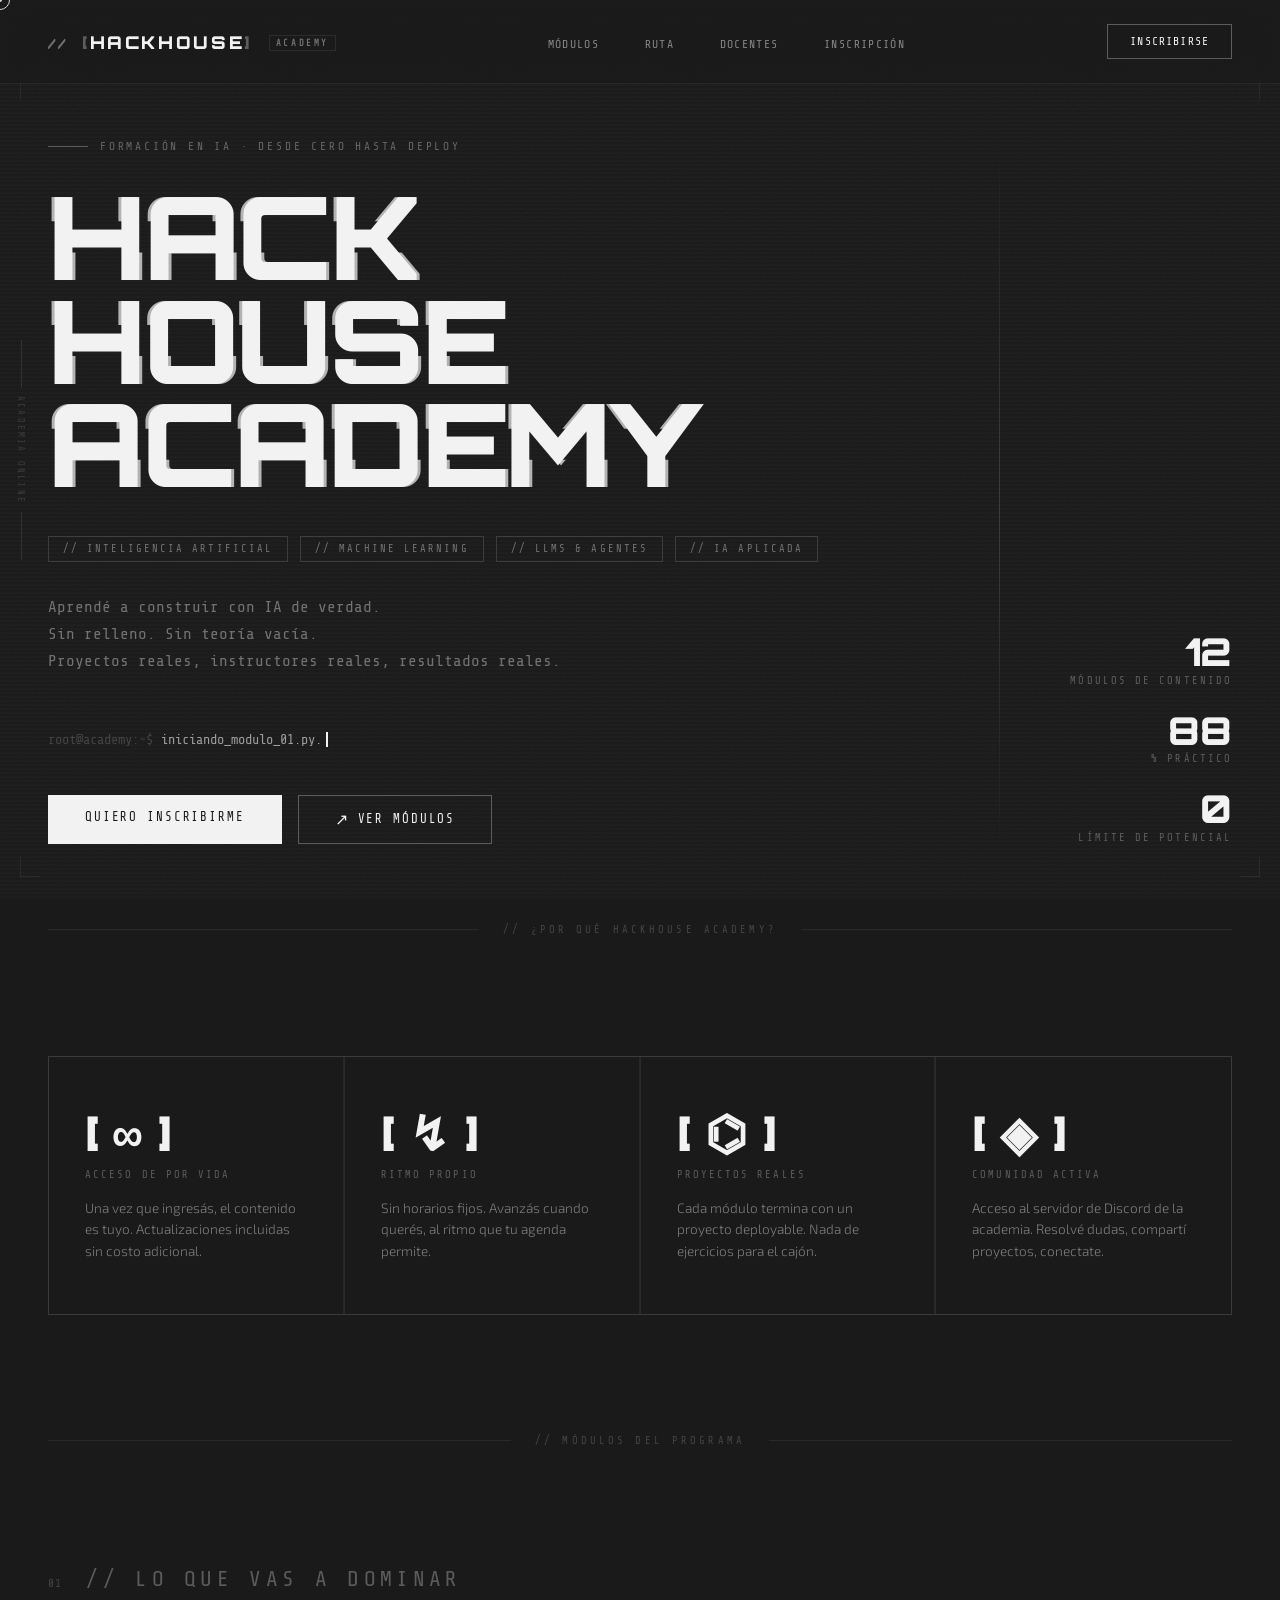
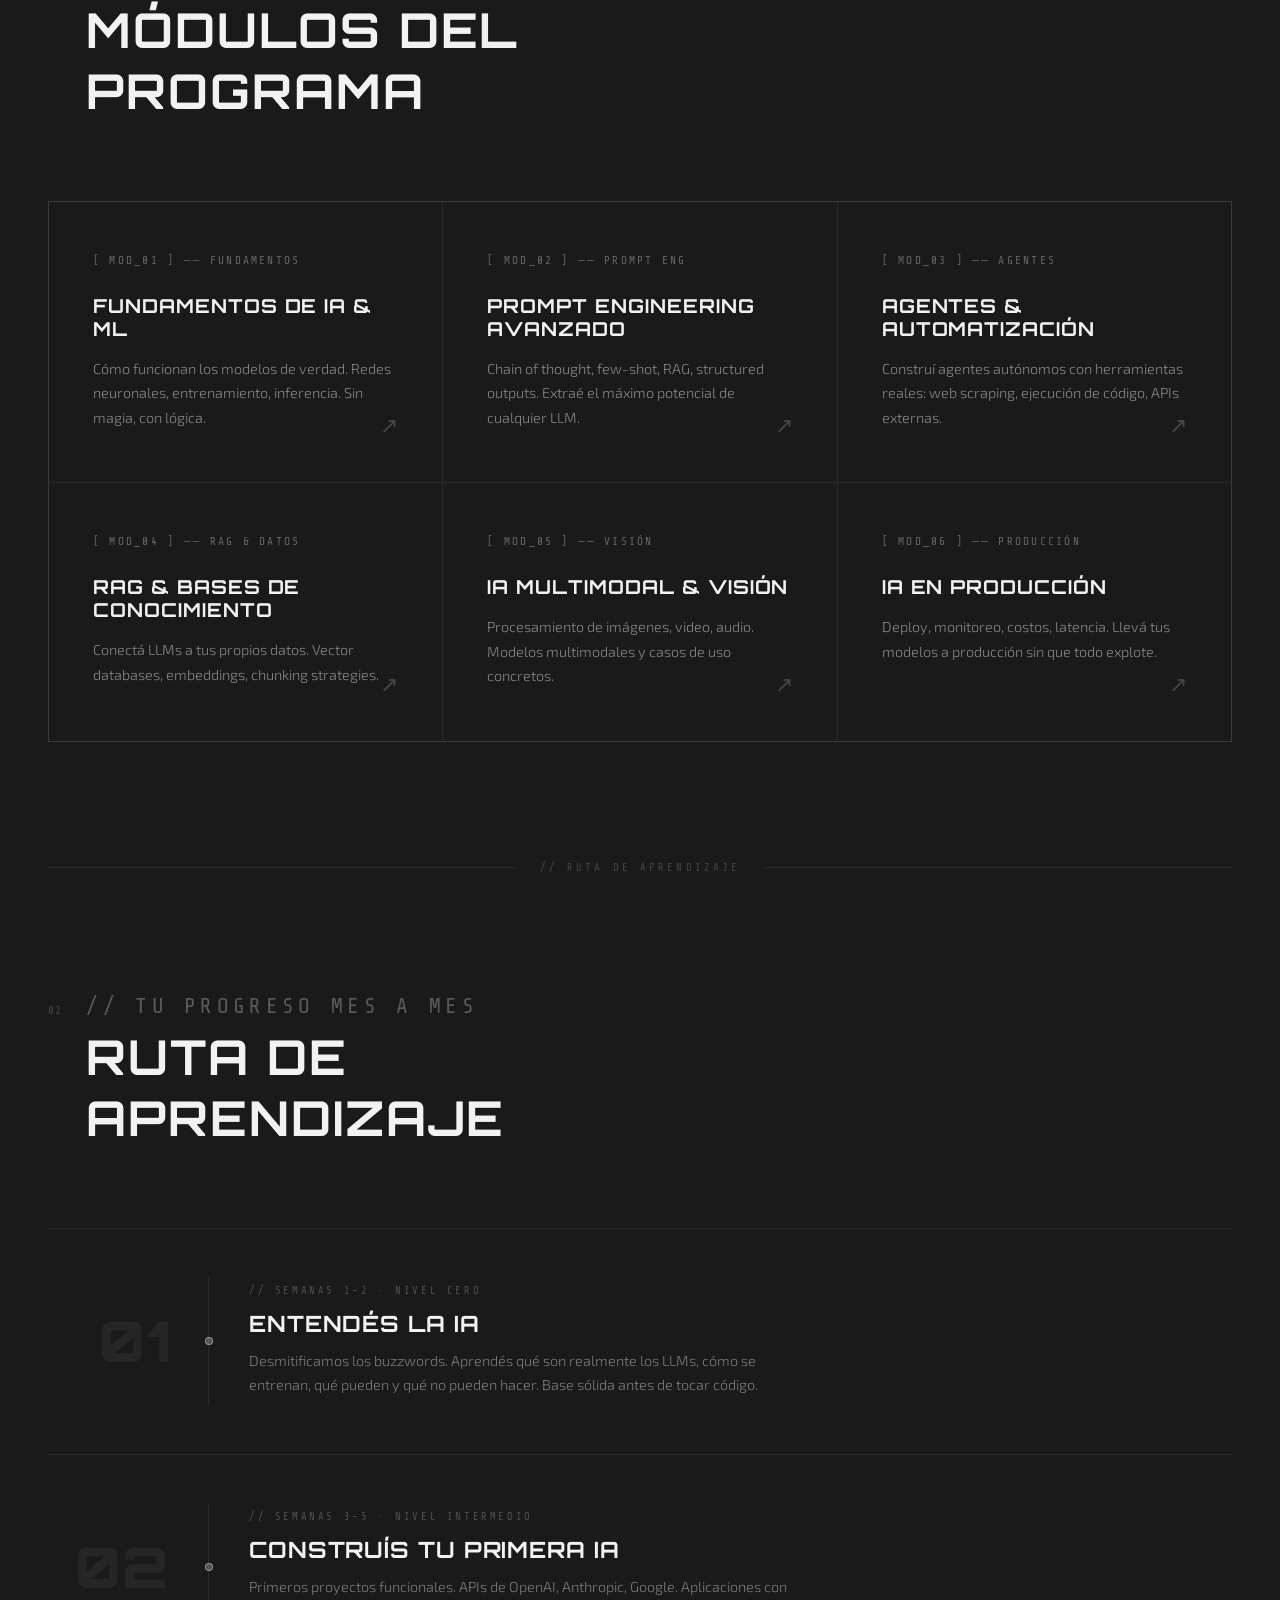
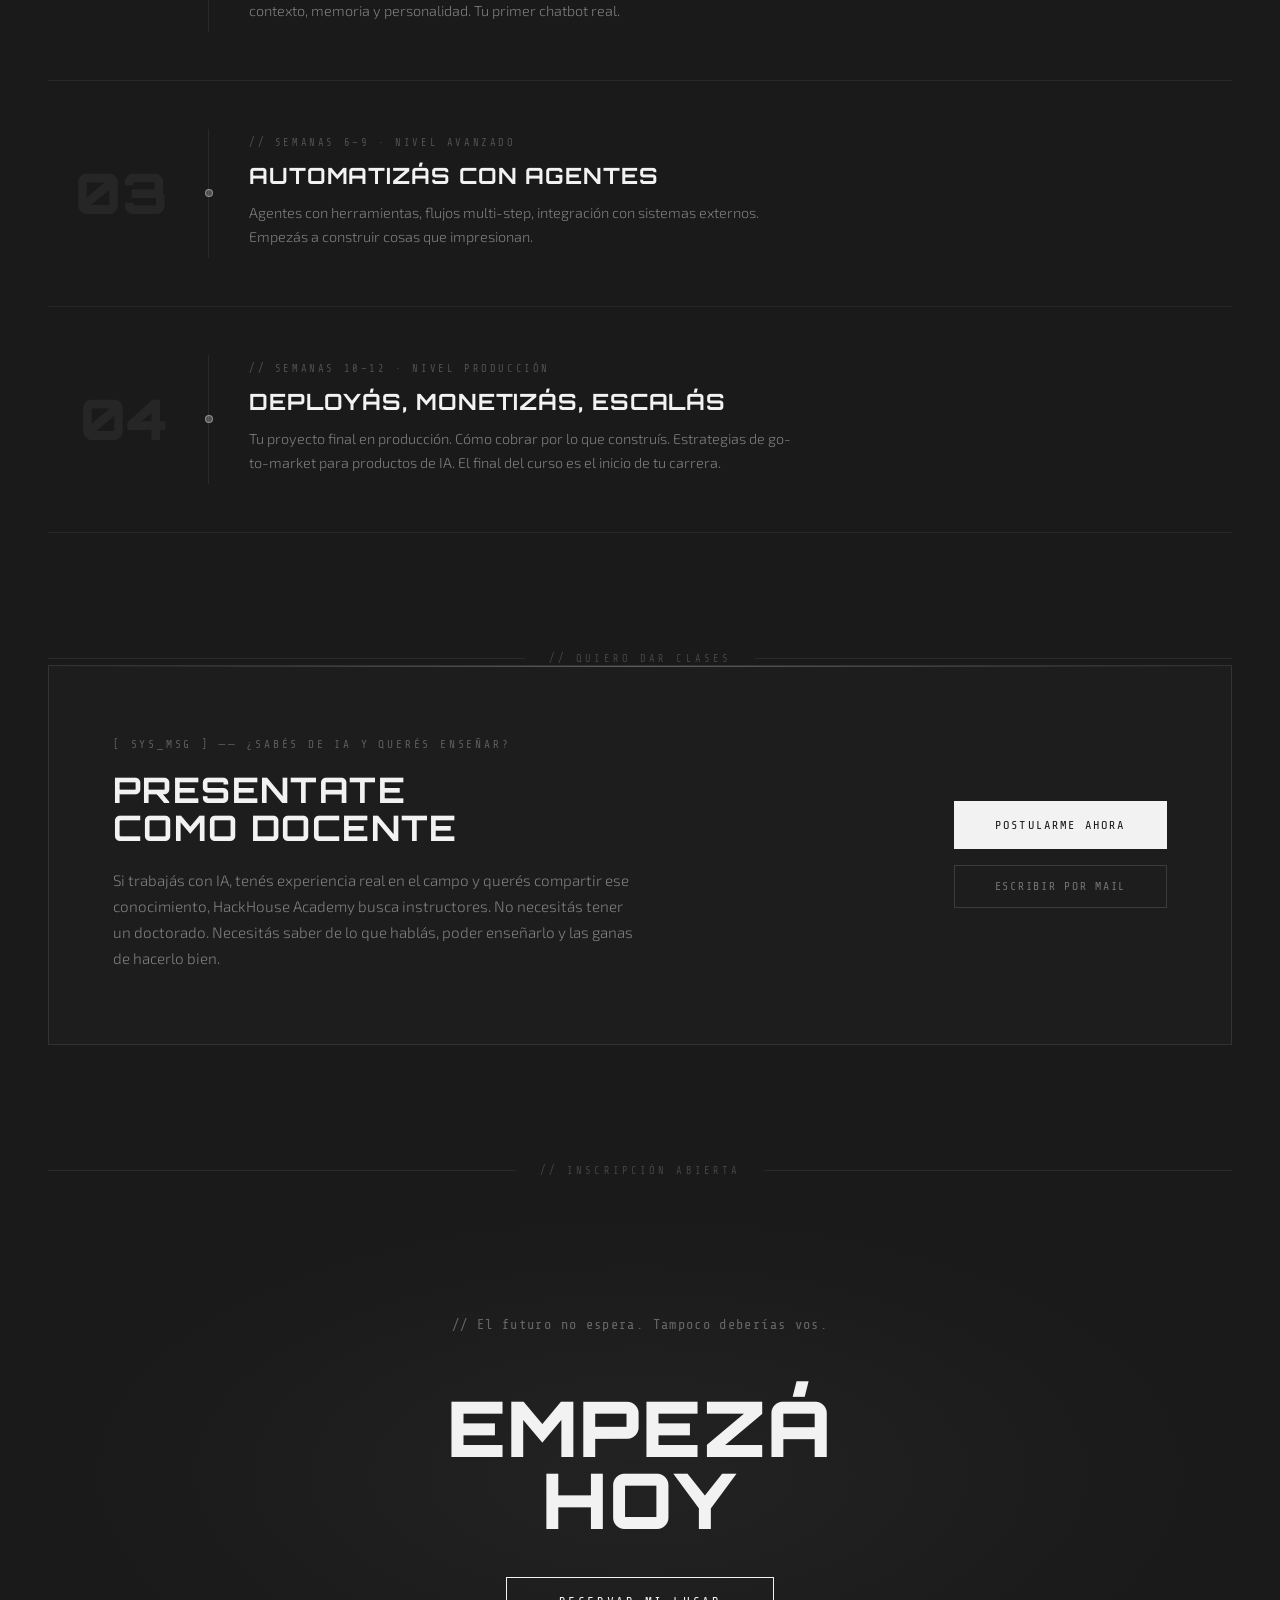
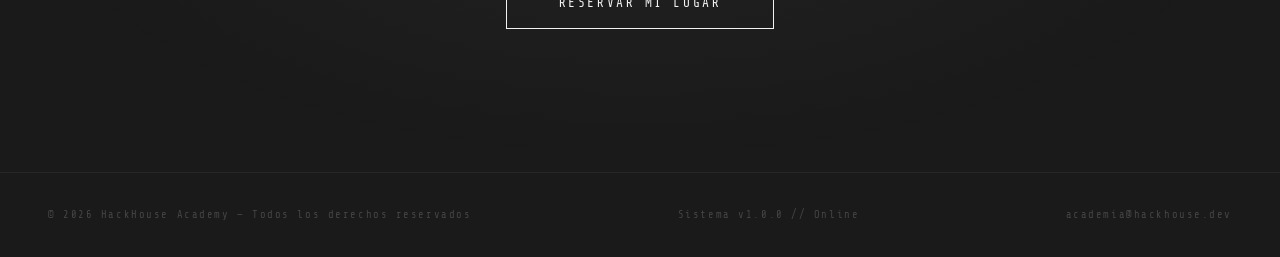
<file: index.html>
<!DOCTYPE html>
<html lang="es">

<head>
  <meta charset="UTF-8" />
  <meta name="viewport" content="width=device-width, initial-scale=1.0" />
  <title>HackHouse Academy — Inteligencia Artificial sin límites</title>
  <link rel="preconnect" href="https://fonts.googleapis.com" />
  <link rel="preconnect" href="https://fonts.gstatic.com" crossorigin />
  <link
    href="https://fonts.googleapis.com/css2?family=Share+Tech+Mono&family=Orbitron:wght@400;700;900&family=Exo+2:wght@300;400;600&display=swap"
    rel="stylesheet" />
  <link rel="shortcut icon" href="public/img/hack_house/hackhouse - icon gris.png">
  <link rel="stylesheet" href="public/css/academy.css" />
</head>

<body>

  <!-- Cursor -->
  <div class="cursor" id="cursor"></div>
  <div class="cursor-punto" id="cursor-punto"></div>

  <!-- Barra de progreso -->
  <div class="progreso" id="progreso"></div>

  <!-- Canvas -->
  <canvas class="canvas-fondo" id="canvas-fondo"></canvas>

  <!-- Textura -->
  <div class="ruido"></div>
  <div class="scanline"></div>

  <!-- Esquinas decorativas -->
  <div class="deco-esquina deco-esquina--tl"><svg viewBox="0 0 20 20">
      <polyline points="20,0 0,0 0,20" />
    </svg></div>
  <div class="deco-esquina deco-esquina--tr"><svg viewBox="0 0 20 20">
      <polyline points="0,0 20,0 20,20" />
    </svg></div>
  <div class="deco-esquina deco-esquina--bl"><svg viewBox="0 0 20 20">
      <polyline points="20,20 0,20 0,0" />
    </svg></div>
  <div class="deco-esquina deco-esquina--br"><svg viewBox="0 0 20 20">
      <polyline points="0,20 20,20 20,0" />
    </svg></div>

  <!-- Barra lateral estado -->
  <div class="barra-estado">
    <div class="barra-estado-linea"></div>
    <div class="barra-estado-texto">Academia online</div>
    <div class="barra-estado-linea"></div>
  </div>

  <!-- ═══════════════════════════════════════
       MENÚ FULLSCREEN OVERLAY
  ═══════════════════════════════════════ -->
  <div class="menu-overlay" id="menu-overlay" aria-hidden="true">
    <!-- Paneles de entrada (cortinas) -->
    <div class="menu-panel menu-panel--izq"></div>
    <div class="menu-panel menu-panel--der"></div>

    <!-- Contenido del menú -->
    <div class="menu-contenido">

      <!-- Líneas decorativas izquierda -->
      <div class="menu-deco-izq">
        <div class="menu-deco-linea"></div>
        <span class="menu-deco-texto">// nav_system.exe</span>
        <div class="menu-deco-linea"></div>
      </div>

      <!-- Links principales -->
      <nav class="menu-nav" role="navigation" aria-label="Menú principal">
        <a href="#modulos" class="menu-link" data-num="01">
          <span class="menu-link-num">[ 01 ]</span>
          <span class="menu-link-texto">Módulos</span>
          <span class="menu-link-flecha">↗</span>
        </a>
        <a href="#ruta" class="menu-link" data-num="02">
          <span class="menu-link-num">[ 02 ]</span>
          <span class="menu-link-texto">Ruta</span>
          <span class="menu-link-flecha">↗</span>
        </a>
        <a href="#docentes" class="menu-link" data-num="03">
          <span class="menu-link-num">[ 03 ]</span>
          <span class="menu-link-texto">Docentes</span>
          <span class="menu-link-flecha">↗</span>
        </a>
        <a href="#inscripcion" class="menu-link" data-num="04">
          <span class="menu-link-num">[ 04 ]</span>
          <span class="menu-link-texto">Inscripción</span>
          <span class="menu-link-flecha">↗</span>
        </a>
      </nav>

      <!-- Info derecha -->
      <div class="menu-info">
        <div class="menu-info-bloque">
          <div class="menu-info-label">// estado del sistema</div>
          <div class="menu-info-valor">Online · v1.0.0</div>
        </div>
        <div class="menu-info-bloque">
          <div class="menu-info-label">// contacto</div>
          <div class="menu-info-valor">academia@hackhouse.dev</div>
        </div>
        <div class="menu-info-bloque">
          <div class="menu-info-label">// inscripciones</div>
          <div class="menu-info-valor">Abiertas 2026</div>
        </div>
        <a href="#inscripcion" class="menu-cta">
          Reservar mi lugar →
        </a>
      </div>

    </div>

    <!-- Barra inferior menú -->
    <div class="menu-footer">
      <span>© 2026 HackHouse Academy</span>
      <span class="menu-footer-esc">[ ESC para cerrar ]</span>
      <span>Tecnología sin límites</span>
    </div>

  </div>

  <!-- Nav principal -->
  <nav class="nav-principal" id="nav-principal">
    <div class="logo">
      <span class="corchete">[</span>HackHouse<span class="corchete">]</span>
      <span class="academy-tag">ACADEMY</span>
    </div>

    <ul class="nav-links" id="nav-links-desktop">
      <li><a href="#modulos">Módulos</a></li>
      <li><a href="#ruta">Ruta</a></li>
      <li><a href="#docentes">Docentes</a></li>
      <li><a href="#inscripcion">Inscripción</a></li>
    </ul>

    <div class="nav-derecha">
      <a href="#inscripcion" class="nav-cta">Inscribirse</a>

      <!-- Botón hamburguesa -->
      <button class="hamburguesa" id="hamburguesa" aria-label="Abrir menú" aria-expanded="false"
        aria-controls="menu-overlay">
        <div class="hamburguesa-interior">
          <span class="ham-linea ham-linea--1"></span>
          <span class="ham-linea ham-linea--2"></span>
          <span class="ham-linea ham-linea--3"></span>
        </div>
        <span class="hamburguesa-label" id="ham-label">MENU</span>
      </button>
    </div>
  </nav>

  <!-- Hero -->
  <section class="hero" id="inicio">
    <div class="hero-etiqueta">Formación en IA · Desde cero hasta deploy</div>

    <h1 class="hero-titulo">
      <div class="glitch" data-texto="HACK">HACK</div><br>
      <div class="glitch" data-texto="HOUSE">HOUSE</div><br>
      <div class="glitch" data-texto="ACADEMY">ACADEMY</div>
    </h1>

    <div class="hero-badges revelar">
      <span class="badge">// Inteligencia Artificial</span>
      <span class="badge">// Machine Learning</span>
      <span class="badge">// LLMs & Agentes</span>
      <span class="badge">// IA aplicada</span>
    </div>

    <p class="hero-subtitulo revelar">
      Aprendé a construir con IA de verdad.<br>
      Sin relleno. Sin teoría vacía.<br>
      Proyectos reales, instructores reales, resultados reales.
    </p>

    <div class="hero-terminal revelar">
      <span class="terminal-prompt">root@academy:~$</span>
      <span class="terminal-texto" id="terminal-texto"></span>
    </div>

    <div class="hero-cta-grupo revelar">
      <a href="#inscripcion" class="btn-primario">Quiero inscribirme</a>
      <a href="#modulos" class="btn-secundario">Ver módulos</a>
    </div>

    <div class="hero-linea-vertical"></div>

    <div class="hero-metricas">
      <div>
        <div class="metrica-numero" data-objetivo="12">0</div>
        <div class="metrica-etiqueta">Módulos de contenido</div>
      </div>
      <div>
        <div class="metrica-numero" data-objetivo="100">0</div>
        <div class="metrica-etiqueta">% práctico</div>
      </div>
      <div>
        <div class="metrica-numero" data-objetivo="0">0</div>
        <div class="metrica-etiqueta">Límite de potencial</div>
      </div>
    </div>
  </section>

  <!-- Divisor -->
  <div class="divisor"><span class="divisor-texto">// ¿por qué hackhouse academy?</span></div>

  <!-- Por qué -->
  <section class="seccion" id="porque">
    <div class="porque-grilla">
      <div class="porque-celda revelar">
        <div class="porque-numero">[ ∞ ]</div>
        <div class="porque-label">Acceso de por vida</div>
        <div class="porque-desc">Una vez que ingresás, el contenido es tuyo. Actualizaciones incluidas sin costo
          adicional.</div>
      </div>
      <div class="porque-celda revelar">
        <div class="porque-numero">[ ↯ ]</div>
        <div class="porque-label">Ritmo propio</div>
        <div class="porque-desc">Sin horarios fijos. Avanzás cuando querés, al ritmo que tu agenda permite.</div>
      </div>
      <div class="porque-celda revelar">
        <div class="porque-numero">[ ⌬ ]</div>
        <div class="porque-label">Proyectos reales</div>
        <div class="porque-desc">Cada módulo termina con un proyecto deployable. Nada de ejercicios para el cajón.</div>
      </div>
      <div class="porque-celda revelar">
        <div class="porque-numero">[ ◈ ]</div>
        <div class="porque-label">Comunidad activa</div>
        <div class="porque-desc">Acceso al servidor de Discord de la academia. Resolvé dudas, compartí proyectos,
          conectate.</div>
      </div>
    </div>
  </section>

  <!-- Divisor -->
  <div class="divisor"><span class="divisor-texto">// módulos del programa</span></div>

  <!-- Módulos -->
  <section class="seccion" id="modulos">
    <div class="seccion-cabecera revelar">
      <div class="seccion-numero">01</div>
      <div>
        <h2 class="seccion-titulo">
          <span>// Lo que vas a dominar</span>
          Módulos del<br>Programa
        </h2>
      </div>
    </div>

    <div class="modulos-grilla">
      <div class="modulo-tarjeta revelar">
        <div class="modulo-icono">[ MOD_01 ] ── FUNDAMENTOS</div>
        <h3 class="modulo-nombre">Fundamentos de IA & ML</h3>
        <p class="modulo-desc">Cómo funcionan los modelos de verdad. Redes neuronales, entrenamiento, inferencia. Sin
          magia, con lógica.</p>
        <div class="modulo-flecha">↗</div>
      </div>
      <div class="modulo-tarjeta revelar">
        <div class="modulo-icono">[ MOD_02 ] ── PROMPT ENG</div>
        <h3 class="modulo-nombre">Prompt Engineering avanzado</h3>
        <p class="modulo-desc">Chain of thought, few-shot, RAG, structured outputs. Extraé el máximo potencial de
          cualquier LLM.</p>
        <div class="modulo-flecha">↗</div>
      </div>
      <div class="modulo-tarjeta revelar">
        <div class="modulo-icono">[ MOD_03 ] ── AGENTES</div>
        <h3 class="modulo-nombre">Agentes & Automatización</h3>
        <p class="modulo-desc">Construí agentes autónomos con herramientas reales: web scraping, ejecución de código,
          APIs externas.</p>
        <div class="modulo-flecha">↗</div>
      </div>
      <div class="modulo-tarjeta revelar">
        <div class="modulo-icono">[ MOD_04 ] ── RAG & DATOS</div>
        <h3 class="modulo-nombre">RAG & bases de conocimiento</h3>
        <p class="modulo-desc">Conectá LLMs a tus propios datos. Vector databases, embeddings, chunking strategies.</p>
        <div class="modulo-flecha">↗</div>
      </div>
      <div class="modulo-tarjeta revelar">
        <div class="modulo-icono">[ MOD_05 ] ── VISIÓN</div>
        <h3 class="modulo-nombre">IA multimodal & Visión</h3>
        <p class="modulo-desc">Procesamiento de imágenes, video, audio. Modelos multimodales y casos de uso concretos.
        </p>
        <div class="modulo-flecha">↗</div>
      </div>
      <div class="modulo-tarjeta revelar">
        <div class="modulo-icono">[ MOD_06 ] ── PRODUCCIÓN</div>
        <h3 class="modulo-nombre">IA en producción</h3>
        <p class="modulo-desc">Deploy, monitoreo, costos, latencia. Llevá tus modelos a producción sin que todo explote.
        </p>
        <div class="modulo-flecha">↗</div>
      </div>
    </div>
  </section>

  <!-- Divisor -->
  <div class="divisor"><span class="divisor-texto">// ruta de aprendizaje</span></div>

  <!-- Ruta -->
  <section class="seccion" id="ruta">
    <div class="seccion-cabecera revelar">
      <div class="seccion-numero">02</div>
      <div>
        <h2 class="seccion-titulo">
          <span>// Tu progreso mes a mes</span>
          Ruta de<br>Aprendizaje
        </h2>
      </div>
    </div>

    <div class="ruta-lista">
      <div class="ruta-item revelar">
        <div class="ruta-num">01</div>
        <div class="ruta-linea"></div>
        <div class="ruta-contenido">
          <div class="ruta-tag">// Semanas 1–2 · Nivel cero</div>
          <div class="ruta-titulo">Entendés la IA</div>
          <div class="ruta-desc">Desmitificamos los buzzwords. Aprendés qué son realmente los LLMs, cómo se entrenan,
            qué pueden y qué no pueden hacer. Base sólida antes de tocar código.</div>
        </div>
      </div>
      <div class="ruta-item revelar">
        <div class="ruta-num">02</div>
        <div class="ruta-linea"></div>
        <div class="ruta-contenido">
          <div class="ruta-tag">// Semanas 3–5 · Nivel intermedio</div>
          <div class="ruta-titulo">Construís tu primera IA</div>
          <div class="ruta-desc">Primeros proyectos funcionales. APIs de OpenAI, Anthropic, Google. Aplicaciones con
            contexto, memoria y personalidad. Tu primer chatbot real.</div>
        </div>
      </div>
      <div class="ruta-item revelar">
        <div class="ruta-num">03</div>
        <div class="ruta-linea"></div>
        <div class="ruta-contenido">
          <div class="ruta-tag">// Semanas 6–9 · Nivel avanzado</div>
          <div class="ruta-titulo">Automatizás con agentes</div>
          <div class="ruta-desc">Agentes con herramientas, flujos multi-step, integración con sistemas externos. Empezás
            a construir cosas que impresionan.</div>
        </div>
      </div>
      <div class="ruta-item revelar">
        <div class="ruta-num">04</div>
        <div class="ruta-linea"></div>
        <div class="ruta-contenido">
          <div class="ruta-tag">// Semanas 10–12 · Nivel producción</div>
          <div class="ruta-titulo">Deployás, monetizás, escalás</div>
          <div class="ruta-desc">Tu proyecto final en producción. Cómo cobrar por lo que construís. Estrategias de
            go-to-market para productos de IA. El final del curso es el inicio de tu carrera.</div>
        </div>
      </div>
    </div>
  </section>

  <!-- Divisor -->
  <div class="divisor"><span class="divisor-texto">// quiero dar clases</span></div>

  <!-- Docentes -->
  <section class="docente-seccion" id="docentes">
    <div class="docente-bloque revelar">
      <div>
        <div class="docente-tag">[ SYS_MSG ] ── ¿Sabés de IA y querés enseñar?</div>
        <h2 class="docente-titulo">Presentate<br>como docente</h2>
        <p class="docente-desc">
          Si trabajás con IA, tenés experiencia real en el campo y querés compartir ese conocimiento, HackHouse Academy
          busca instructores.
          No necesitás tener un doctorado. Necesitás saber de lo que hablás, poder enseñarlo y las ganas de hacerlo
          bien.
        </p>
      </div>
      <div class="docente-acciones">
        <a href="postulaciones.html" class="btn-docente" id="abrir-modal-docente">Postularme ahora</a>
        <a href="mailto:academia@hackhouse.dev" class="btn-docente-ghost">Escribir por mail</a>
      </div>
    </div>
  </section>

  <!-- Divisor -->
  <div class="divisor"><span class="divisor-texto">// inscripción abierta</span></div>

  <!-- CTA final -->
  <section class="cta-seccion" id="inscripcion">
    <div class="cta-fondo"></div>
    <p class="cta-subtitulo revelar">// El futuro no espera. Tampoco deberías vos.</p>
    <h2 class="cta-titulo revelar">Empezá<br>hoy</h2>
    <a href="mailto:academia@hackhouse.dev" class="cta-boton revelar">Reservar mi lugar</a>
  </section>

  <!-- Footer -->
  <footer>
    <span>© 2026 HackHouse Academy — Todos los derechos reservados</span>
    <span>Sistema v1.0.0 // Online</span>
    <span>academia@hackhouse.dev</span>
  </footer>

  <!-- Modal docente -->
  <div class="modal-overlay" id="modal-docente">
    <div class="modal">
      <button class="modal-cerrar" id="cerrar-modal">[ ESC / cerrar ]</button>
      <div class="modal-tag">// postulación_docente.exe</div>
      <h3 class="modal-titulo">Quiero enseñar</h3>
      <p class="modal-desc">Contanos quién sos y en qué área de IA tenés experiencia. Revisamos todas las postulaciones.
      </p>
      <div class="campo-grupo">
        <label class="campo-label">Nombre completo</label>
        <input type="text" class="campo-input" placeholder="Tu nombre..." />
      </div>
      <div class="campo-grupo">
        <label class="campo-label">Email de contacto</label>
        <input type="email" class="campo-input" placeholder="tu@email.com" />
      </div>
      <div class="campo-grupo">
        <label class="campo-label">Área de especialización</label>
        <select class="campo-select">
          <option value="">Seleccioná tu área...</option>
          <option>Fundamentos de IA / ML</option>
          <option>Prompt Engineering & LLMs</option>
          <option>Agentes & Automatización</option>
          <option>RAG & Bases de datos vectoriales</option>
          <option>IA Multimodal & Visión</option>
          <option>IA en producción & MLOps</option>
          <option>Otra especialización</option>
        </select>
      </div>
      <div class="campo-grupo">
        <label class="campo-label">Contanos brevemente tu experiencia</label>
        <textarea class="campo-input" rows="4"
          placeholder="¿Con qué trabajás? ¿Qué proyectos tenés? ¿Por qué querés enseñar?..."
          style="resize: vertical;"></textarea>
      </div>
      <button class="btn-enviar">Enviar postulación →</button>
    </div>
  </div>

  <script src="public/js/academy.js"></script>
</body>

</html>
</file>
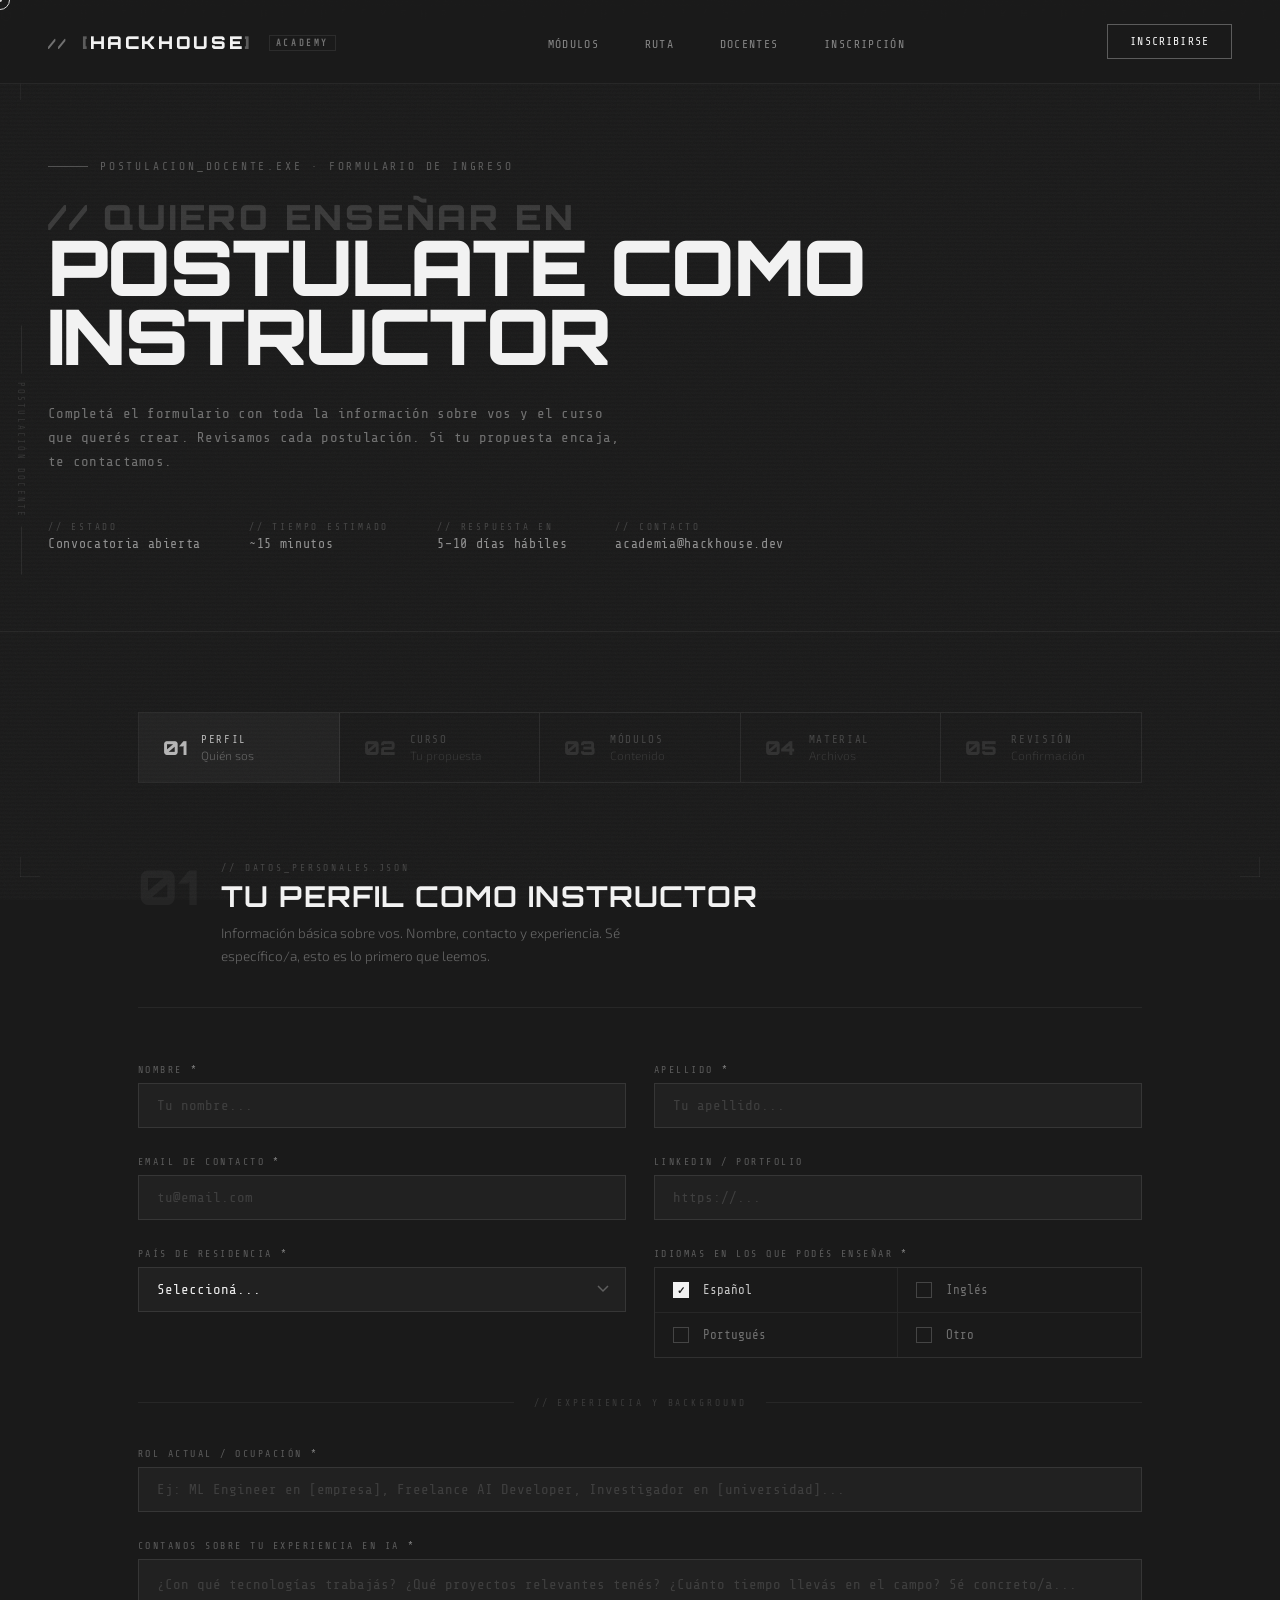
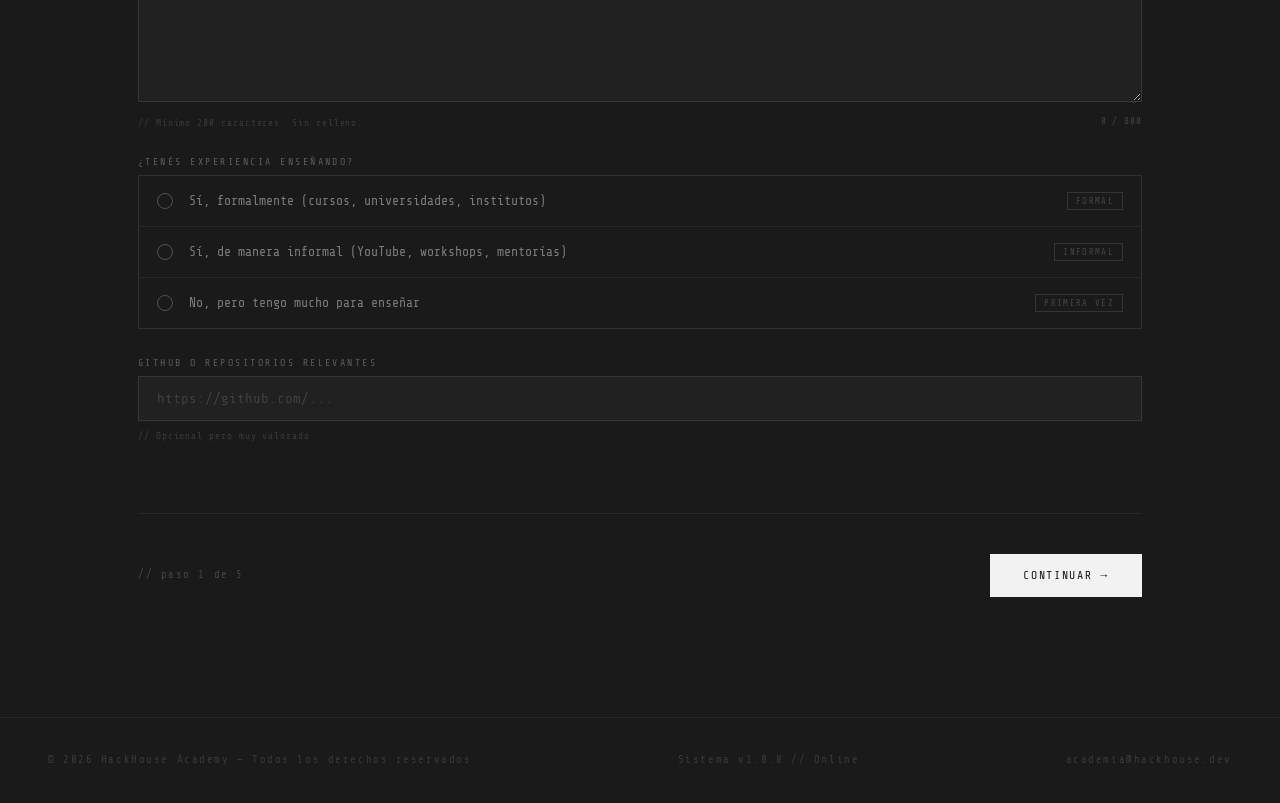
<file: postulaciones.html>
<!DOCTYPE html>
<html lang="es">

<head>
    <meta charset="UTF-8" />
    <meta name="viewport" content="width=device-width, initial-scale=1.0" />
    <title>Postulación Docente — HackHouse Academy</title>
    <link rel="preconnect" href="https://fonts.googleapis.com" />
    <link rel="preconnect" href="https://fonts.gstatic.com" crossorigin />
    <link
        href="https://fonts.googleapis.com/css2?family=Share+Tech+Mono&family=Orbitron:wght@400;700;900&family=Exo+2:wght@300;400;600&display=swap"
        rel="stylesheet" />
    <link rel="stylesheet" href="public/css/postulaciones.css" />
</head>

<body>

    <!-- Cursor -->
    <div class="cursor" id="cursor"></div>
    <div class="cursor-punto" id="cursor-punto"></div>

    <!-- Barra de progreso -->
    <div class="progreso" id="progreso"></div>

    <!-- Canvas -->
    <canvas class="canvas-fondo" id="canvas-fondo"></canvas>

    <!-- Textura -->
    <div class="ruido"></div>
    <div class="scanline"></div>

    <!-- Esquinas decorativas -->
    <div class="deco-esquina deco-esquina--tl"><svg viewBox="0 0 20 20">
            <polyline points="20,0 0,0 0,20" />
        </svg></div>
    <div class="deco-esquina deco-esquina--tr"><svg viewBox="0 0 20 20">
            <polyline points="0,0 20,0 20,20" />
        </svg></div>
    <div class="deco-esquina deco-esquina--bl"><svg viewBox="0 0 20 20">
            <polyline points="20,20 0,20 0,0" />
        </svg></div>
    <div class="deco-esquina deco-esquina--br"><svg viewBox="0 0 20 20">
            <polyline points="0,20 20,20 20,0" />
        </svg></div>

    <!-- Barra lateral estado -->
    <div class="barra-estado">
        <div class="barra-estado-linea"></div>
        <div class="barra-estado-texto">Postulación docente</div>
        <div class="barra-estado-linea"></div>
    </div>

    <!-- Nav principal -->
    <nav class="nav-principal" id="nav-principal">
        <a href="index.html" class="logo">
            <span class="corchete">[</span>HackHouse<span class="corchete">]</span>
            <span class="academy-tag">ACADEMY</span>
        </a>

        <ul class="nav-links" id="nav-links-desktop">
            <li><a href="index.html#modulos">Módulos</a></li>
            <li><a href="index.html#ruta">Ruta</a></li>
            <li><a href="index.html#docentes">Docentes</a></li>
            <li><a href="index.html#inscripcion">Inscripción</a></li>
        </ul>

        <div class="nav-derecha">
            <a href="index.html#inscripcion" class="nav-cta">Inscribirse</a>

            <!-- Botón hamburguesa -->
            <button class="hamburguesa" id="hamburguesa" aria-label="Abrir menú" aria-expanded="false"
                aria-controls="menu-overlay">
                <div class="hamburguesa-interior">
                    <span class="ham-linea ham-linea--1"></span>
                    <span class="ham-linea ham-linea--2"></span>
                    <span class="ham-linea ham-linea--3"></span>
                </div>
                <span class="hamburguesa-label" id="ham-label">MENU</span>
            </button>
        </div>
    </nav>

    <!-- ═══════════════════════════════════════
       MENÚ FULLSCREEN OVERLAY
  ═══════════════════════════════════════ -->
    <div class="menu-overlay" id="menu-overlay" aria-hidden="true">
        <!-- Paneles de entrada (cortinas) -->
        <div class="menu-panel menu-panel--izq"></div>
        <div class="menu-panel menu-panel--der"></div>

        <!-- Contenido del menú -->
        <div class="menu-contenido">

            <!-- Líneas decorativas izquierda -->
            <div class="menu-deco-izq">
                <div class="menu-deco-linea"></div>
                <span class="menu-deco-texto">// nav_system.exe</span>
                <div class="menu-deco-linea"></div>
            </div>

            <!-- Links principales -->
            <nav class="menu-nav" role="navigation" aria-label="Menú principal">
                <a href="index.html#modulos" class="menu-link" data-num="01">
                    <span class="menu-link-num">[ 01 ]</span>
                    <span class="menu-link-texto">Módulos</span>
                    <span class="menu-link-flecha">↗</span>
                </a>
                <a href="index.html#ruta" class="menu-link" data-num="02">
                    <span class="menu-link-num">[ 02 ]</span>
                    <span class="menu-link-texto">Ruta</span>
                    <span class="menu-link-flecha">↗</span>
                </a>
                <a href="index.html#docentes" class="menu-link" data-num="03">
                    <span class="menu-link-num">[ 03 ]</span>
                    <span class="menu-link-texto">Docentes</span>
                    <span class="menu-link-flecha">↗</span>
                </a>
                <a href="index.html#inscripcion" class="menu-link" data-num="04">
                    <span class="menu-link-num">[ 04 ]</span>
                    <span class="menu-link-texto">Inscripción</span>
                    <span class="menu-link-flecha">↗</span>
                </a>
            </nav>

            <!-- Info derecha -->
            <div class="menu-info">
                <div class="menu-info-bloque">
                    <div class="menu-info-label">// estado del sistema</div>
                    <div class="menu-info-valor">Online · v1.0.0</div>
                </div>
                <div class="menu-info-bloque">
                    <div class="menu-info-label">// contacto</div>
                    <div class="menu-info-valor">academia@hackhouse.dev</div>
                </div>
                <div class="menu-info-bloque">
                    <div class="menu-info-label">// inscripciones</div>
                    <div class="menu-info-valor">Abiertas 2026</div>
                </div>
                <a href="index.html#inscripcion" class="menu-cta">
                    Reservar mi lugar →
                </a>
            </div>

        </div>

        <!-- Barra inferior menú -->
        <div class="menu-footer">
            <span>© 2026 HackHouse Academy</span>
            <span class="menu-footer-esc">[ ESC para cerrar ]</span>
            <span>Tecnología sin límites</span>
        </div>

    </div>

    <!-- Header -->
    <header class="page-header">
        <div class="page-header-etiqueta">postulacion_docente.exe · formulario de ingreso</div>
        <h1 class="page-header-titulo">
            <span>// quiero enseñar en</span>
            Postulate como<br>Instructor
        </h1>
        <p class="page-header-desc">
            Completá el formulario con toda la información sobre vos y el curso que querés crear.
            Revisamos cada postulación. Si tu propuesta encaja, te contactamos.
        </p>
        <div class="page-header-meta">
            <div class="meta-item">
                <div class="meta-label">// estado</div>
                <div class="meta-valor">Convocatoria abierta</div>
            </div>
            <div class="meta-item">
                <div class="meta-label">// tiempo estimado</div>
                <div class="meta-valor">~15 minutos</div>
            </div>
            <div class="meta-item">
                <div class="meta-label">// respuesta en</div>
                <div class="meta-valor">5–10 días hábiles</div>
            </div>
            <div class="meta-item">
                <div class="meta-label">// contacto</div>
                <div class="meta-valor">academia@hackhouse.dev</div>
            </div>
        </div>
    </header>

    <!-- Formulario -->
    <main class="form-wrapper">

        <!-- Stepper -->
        <div class="stepper" id="stepper">
            <div class="step activo" data-step="1">
                <div class="step-num">01</div>
                <div class="step-info">
                    <div class="step-titulo">Perfil</div>
                    <div class="step-sub">Quién sos</div>
                </div>
                <span class="step-check">✓</span>
            </div>
            <div class="step" data-step="2">
                <div class="step-num">02</div>
                <div class="step-info">
                    <div class="step-titulo">Curso</div>
                    <div class="step-sub">Tu propuesta</div>
                </div>
                <span class="step-check">✓</span>
            </div>
            <div class="step" data-step="3">
                <div class="step-num">03</div>
                <div class="step-info">
                    <div class="step-titulo">Módulos</div>
                    <div class="step-sub">Contenido</div>
                </div>
                <span class="step-check">✓</span>
            </div>
            <div class="step" data-step="4">
                <div class="step-num">04</div>
                <div class="step-info">
                    <div class="step-titulo">Material</div>
                    <div class="step-sub">Archivos</div>
                </div>
                <span class="step-check">✓</span>
            </div>
            <div class="step" data-step="5">
                <div class="step-num">05</div>
                <div class="step-info">
                    <div class="step-titulo">Revisión</div>
                    <div class="step-sub">Confirmación</div>
                </div>
                <span class="step-check">✓</span>
            </div>
        </div>

        <!-- ═══ SECCIÓN 1: PERFIL ═══ -->
        <div class="form-seccion activa" id="sec-1">

            <div class="seccion-header">
                <div class="seccion-num">01</div>
                <div class="seccion-titulo-wrap">
                    <div class="seccion-tag">// datos_personales.json</div>
                    <h2 class="seccion-titulo">Tu perfil como instructor</h2>
                    <p class="seccion-desc">Información básica sobre vos. Nombre, contacto y experiencia. Sé
                        específico/a, esto es lo primero que leemos.</p>
                </div>
            </div>

            <div class="campos-grilla campos-grilla--2">
                <div class="campo-grupo">
                    <label class="campo-label">Nombre <span class="req">*</span></label>
                    <input type="text" class="campo-input" placeholder="Tu nombre..." />
                </div>
                <div class="campo-grupo">
                    <label class="campo-label">Apellido <span class="req">*</span></label>
                    <input type="text" class="campo-input" placeholder="Tu apellido..." />
                </div>
                <div class="campo-grupo">
                    <label class="campo-label">Email de contacto <span class="req">*</span></label>
                    <input type="email" class="campo-input" placeholder="tu@email.com" />
                </div>
                <div class="campo-grupo">
                    <label class="campo-label">LinkedIn / Portfolio</label>
                    <input type="url" class="campo-input" placeholder="https://..." />
                </div>
                <div class="campo-grupo">
                    <label class="campo-label">País de residencia <span class="req">*</span></label>
                    <select class="campo-select">
                        <option value="">Seleccioná...</option>
                        <option>Argentina</option>
                        <option>Uruguay</option>
                        <option>Chile</option>
                        <option>México</option>
                        <option>Colombia</option>
                        <option>España</option>
                        <option>Otro</option>
                    </select>
                </div>
                <div class="campo-grupo">
                    <label class="campo-label">Idiomas en los que podés enseñar <span class="req">*</span></label>
                    <div class="check-grid">
                        <label class="check-opcion">
                            <input type="checkbox" checked />
                            <span class="check-custom"></span>
                            <span class="check-texto">Español</span>
                        </label>
                        <label class="check-opcion">
                            <input type="checkbox" />
                            <span class="check-custom"></span>
                            <span class="check-texto">Inglés</span>
                        </label>
                        <label class="check-opcion">
                            <input type="checkbox" />
                            <span class="check-custom"></span>
                            <span class="check-texto">Portugués</span>
                        </label>
                        <label class="check-opcion">
                            <input type="checkbox" />
                            <span class="check-custom"></span>
                            <span class="check-texto">Otro</span>
                        </label>
                    </div>
                </div>
            </div>

            <div class="form-divisor"><span class="form-divisor-texto">// experiencia y background</span></div>

            <div class="campos-grilla">
                <div class="campo-grupo campo-completo">
                    <label class="campo-label">Rol actual / Ocupación <span class="req">*</span></label>
                    <input type="text" class="campo-input"
                        placeholder="Ej: ML Engineer en [empresa], Freelance AI Developer, Investigador en [universidad]..." />
                </div>
                <div class="campo-grupo campo-completo">
                    <label class="campo-label">Contanos sobre tu experiencia en IA <span class="req">*</span></label>
                    <textarea class="campo-textarea" rows="5" id="bio-textarea"
                        placeholder="¿Con qué tecnologías trabajás? ¿Qué proyectos relevantes tenés? ¿Cuánto tiempo llevás en el campo? Sé concreto/a..."
                        maxlength="800"></textarea>
                    <div class="campo-footer">
                        <span class="campo-hint">// Mínimo 200 caracteres. Sin relleno.</span>
                        <span class="char-count" id="bio-count">0 / 800</span>
                    </div>
                </div>
                <div class="campo-grupo campo-completo">
                    <label class="campo-label">¿Tenés experiencia enseñando?</label>
                    <div class="radio-grupo">
                        <label class="radio-opcion">
                            <input type="radio" name="exp-enseniando" value="si-formal" />
                            <span class="radio-custom"></span>
                            <span class="radio-texto">Sí, formalmente (cursos, universidades, institutos)</span>
                            <span class="radio-badge">formal</span>
                        </label>
                        <label class="radio-opcion">
                            <input type="radio" name="exp-enseniando" value="si-informal" />
                            <span class="radio-custom"></span>
                            <span class="radio-texto">Sí, de manera informal (YouTube, workshops, mentorías)</span>
                            <span class="radio-badge">informal</span>
                        </label>
                        <label class="radio-opcion">
                            <input type="radio" name="exp-enseniando" value="no" />
                            <span class="radio-custom"></span>
                            <span class="radio-texto">No, pero tengo mucho para enseñar</span>
                            <span class="radio-badge">primera vez</span>
                        </label>
                    </div>
                </div>
                <div class="campo-grupo campo-completo">
                    <label class="campo-label">GitHub o repositorios relevantes</label>
                    <input type="url" class="campo-input" placeholder="https://github.com/..." />
                    <span class="campo-hint">// Opcional pero muy valorado</span>
                </div>
            </div>

            <div class="form-nav">
                <span class="form-nav-info">// paso 1 de 5</span>
                <div class="form-nav-btns">
                    <button class="btn-nav btn-nav--primario" onclick="irA(2)">Continuar →</button>
                </div>
            </div>
        </div>

        <!-- ═══ SECCIÓN 2: CURSO ═══ -->
        <div class="form-seccion" id="sec-2">

            <div class="seccion-header">
                <div class="seccion-num">02</div>
                <div class="seccion-titulo-wrap">
                    <div class="seccion-tag">// propuesta_de_curso.json</div>
                    <h2 class="seccion-titulo">Tu propuesta de curso</h2>
                    <p class="seccion-desc">El qué, el para quién y el por qué. Describí el curso que querés crear con
                        el mayor detalle posible.</p>
                </div>
            </div>

            <div class="campos-grilla">
                <div class="campo-grupo campo-completo">
                    <label class="campo-label">Título del curso <span class="req">*</span></label>
                    <input type="text" class="campo-input" id="titulo-curso"
                        placeholder="Ej: RAG avanzado con LangChain y pgvector · Agentes autónomos desde cero..."
                        maxlength="100" />
                    <div class="campo-footer">
                        <span class="campo-hint">// Claro, específico y directo al punto</span>
                        <span class="char-count" id="titulo-count">0 / 100</span>
                    </div>
                </div>

                <div class="campo-grupo campo-completo">
                    <label class="campo-label">Área principal <span class="req">*</span></label>
                    <div class="radio-grupo">
                        <label class="radio-opcion">
                            <input type="radio" name="area" value="fundamentos" />
                            <span class="radio-custom"></span>
                            <span class="radio-texto">Fundamentos de IA / Machine Learning</span>
                        </label>
                        <label class="radio-opcion">
                            <input type="radio" name="area" value="llm-prompting" />
                            <span class="radio-custom"></span>
                            <span class="radio-texto">Prompt Engineering & LLMs</span>
                        </label>
                        <label class="radio-opcion">
                            <input type="radio" name="area" value="agentes" />
                            <span class="radio-custom"></span>
                            <span class="radio-texto">Agentes & Automatización</span>
                        </label>
                        <label class="radio-opcion">
                            <input type="radio" name="area" value="rag-datos" />
                            <span class="radio-custom"></span>
                            <span class="radio-texto">RAG & Bases de datos vectoriales</span>
                        </label>
                        <label class="radio-opcion">
                            <input type="radio" name="area" value="multimodal" />
                            <span class="radio-custom"></span>
                            <span class="radio-texto">IA Multimodal & Visión por computadora</span>
                        </label>
                        <label class="radio-opcion">
                            <input type="radio" name="area" value="produccion" />
                            <span class="radio-custom"></span>
                            <span class="radio-texto">IA en producción & MLOps</span>
                        </label>
                        <label class="radio-opcion">
                            <input type="radio" name="area" value="otro" />
                            <span class="radio-custom"></span>
                            <span class="radio-texto">Otra área (especificá abajo)</span>
                        </label>
                    </div>
                </div>

                <div class="campo-grupo campo-completo">
                    <label class="campo-label">Nivel del curso <span class="req">*</span></label>
                    <div class="radio-grupo">
                        <label class="radio-opcion">
                            <input type="radio" name="nivel" value="principiante" />
                            <span class="radio-custom"></span>
                            <span class="radio-texto">Principiante — Sin conocimientos previos de IA</span>
                            <span class="radio-badge">0→1</span>
                        </label>
                        <label class="radio-opcion">
                            <input type="radio" name="nivel" value="intermedio" />
                            <span class="radio-custom"></span>
                            <span class="radio-texto">Intermedio — Conocimientos básicos de programación / IA</span>
                            <span class="radio-badge">1→2</span>
                        </label>
                        <label class="radio-opcion">
                            <input type="radio" name="nivel" value="avanzado" />
                            <span class="radio-custom"></span>
                            <span class="radio-texto">Avanzado — Para profesionales del área</span>
                            <span class="radio-badge">2→3</span>
                        </label>
                    </div>
                </div>
            </div>

            <div class="form-divisor"><span class="form-divisor-texto">// detalles del programa</span></div>

            <div class="campos-grilla campos-grilla--2">
                <div class="campo-grupo">
                    <label class="campo-label">Duración total estimada <span class="req">*</span></label>
                    <select class="campo-select">
                        <option value="">Seleccioná...</option>
                        <option>Menos de 5 horas</option>
                        <option>5–10 horas</option>
                        <option>10–20 horas</option>
                        <option>20–40 horas</option>
                        <option>Más de 40 horas</option>
                    </select>
                </div>
                <div class="campo-grupo">
                    <label class="campo-label">Cantidad de clases estimadas <span class="req">*</span></label>
                    <input type="number" class="campo-input" id="cant-clases" min="1" max="200" placeholder="Ej: 24"
                        oninput="actualizarClases()" />
                    <span class="campo-hint">// Podés ajustarlo en el siguiente paso</span>
                </div>
                <div class="campo-grupo campo-completo">
                    <label class="campo-label">Requisitos previos del alumno</label>
                    <textarea class="campo-textarea" rows="3"
                        placeholder="Qué conocimientos o herramientas necesita tener el alumno antes de empezar..."></textarea>
                </div>
                <div class="campo-grupo campo-completo">
                    <label class="campo-label">¿Qué tecnologías / herramientas cubre el curso? <span
                            class="req">*</span></label>
                    <div class="check-grid">
                        <label class="check-opcion">
                            <input type="checkbox" />
                            <span class="check-custom"></span>
                            <span class="check-texto">Python</span>
                        </label>
                        <label class="check-opcion">
                            <input type="checkbox" />
                            <span class="check-custom"></span>
                            <span class="check-texto">OpenAI API</span>
                        </label>
                        <label class="check-opcion">
                            <input type="checkbox" />
                            <span class="check-custom"></span>
                            <span class="check-texto">Anthropic / Claude</span>
                        </label>
                        <label class="check-opcion">
                            <input type="checkbox" />
                            <span class="check-custom"></span>
                            <span class="check-texto">LangChain / LlamaIndex</span>
                        </label>
                        <label class="check-opcion">
                            <input type="checkbox" />
                            <span class="check-custom"></span>
                            <span class="check-texto">Hugging Face</span>
                        </label>
                        <label class="check-opcion">
                            <input type="checkbox" />
                            <span class="check-custom"></span>
                            <span class="check-texto">Vector DBs (Pinecone, Weaviate...)</span>
                        </label>
                        <label class="check-opcion">
                            <input type="checkbox" />
                            <span class="check-custom"></span>
                            <span class="check-texto">FastAPI / deployment</span>
                        </label>
                        <label class="check-opcion">
                            <input type="checkbox" />
                            <span class="check-custom"></span>
                            <span class="check-texto">Otras herramientas</span>
                        </label>
                    </div>
                </div>
                <div class="campo-grupo campo-completo">
                    <label class="campo-label">Descripción completa del curso <span class="req">*</span></label>
                    <textarea class="campo-textarea" rows="6" id="desc-curso"
                        placeholder="Describí en detalle de qué trata el curso. Qué van a aprender los alumnos, cómo está estructurado, qué proyectos van a hacer..."
                        maxlength="1200"></textarea>
                    <div class="campo-footer">
                        <span class="campo-hint">// Cuanto más detallado, mejor evaluamos la propuesta</span>
                        <span class="char-count" id="desc-count">0 / 1200</span>
                    </div>
                </div>
                <div class="campo-grupo campo-completo">
                    <label class="campo-label">¿Qué hace único a este curso? <span class="req">*</span></label>
                    <textarea class="campo-textarea" rows="4" id="unico-textarea"
                        placeholder="Por qué este curso y no los miles que ya existen. Qué enfoque particular tenés. Qué lo diferencia."
                        maxlength="600"></textarea>
                    <div class="campo-footer">
                        <span class="campo-hint">// Sé brutalmente honesto/a</span>
                        <span class="char-count" id="unico-count">0 / 600</span>
                    </div>
                </div>
            </div>

            <div class="form-nav">
                <span class="form-nav-info">// paso 2 de 5</span>
                <div class="form-nav-btns">
                    <button class="btn-nav" onclick="irA(1)">← Anterior</button>
                    <button class="btn-nav btn-nav--primario" onclick="irA(3)">Continuar →</button>
                </div>
            </div>
        </div>

        <!-- ═══ SECCIÓN 3: MÓDULOS ═══ -->
        <div class="form-seccion" id="sec-3">

            <div class="seccion-header">
                <div class="seccion-num">03</div>
                <div class="seccion-titulo-wrap">
                    <div class="seccion-tag">// estructura_de_clases.json</div>
                    <h2 class="seccion-titulo">Estructura de módulos y clases</h2>
                    <p class="seccion-desc">Detallá el contenido clase por clase. Podés agregar y eliminar filas. Un
                        módulo = una clase o lección.</p>
                </div>
            </div>

            <div class="campos-grilla campos-grilla--3" style="margin-bottom: 40px;">
                <div class="campo-grupo">
                    <label class="campo-label">Total de módulos</label>
                    <div class="range-valor" id="rango-valor">1</div>
                    <input type="range" class="campo-range" id="total-modulos-range" min="1" max="50" value="1"
                        oninput="sincronizarContador()" />
                    <div class="range-labels">
                        <span>1 módulo</span>
                        <span>50 módulos</span>
                    </div>
                </div>
                <div class="campo-grupo">
                    <label class="campo-label">Formato del contenido</label>
                    <select class="campo-select">
                        <option value="">Seleccioná...</option>
                        <option>Video grabado</option>
                        <option>Video en vivo (live)</option>
                        <option>Texto + ejercicios</option>
                        <option>Mix video + texto</option>
                    </select>
                </div>
                <div class="campo-grupo">
                    <label class="campo-label">Duración promedio por clase</label>
                    <select class="campo-select">
                        <option value="">Seleccioná...</option>
                        <option>Menos de 10 min</option>
                        <option>10–20 min</option>
                        <option>20–45 min</option>
                        <option>Más de 45 min</option>
                    </select>
                </div>
            </div>

            <div class="form-divisor"><span class="form-divisor-texto">// detalle clase por clase</span></div>

            <!-- Header de la tabla -->
            <div class="modulo-row-header">
                <div class="modulo-header-cell">#</div>
                <div class="modulo-header-cell">Título de la clase</div>
                <div class="modulo-header-cell">Tipo</div>
                <div class="modulo-header-cell">Duración</div>
                <div class="modulo-header-cell"></div>
            </div>

            <!-- Filas dinámicas -->
            <div class="modulos-container" id="modulos-container">
                <!-- Se genera por JS -->
            </div>

            <button class="btn-add-modulo" onclick="addModulo()">Agregar clase</button>

            <div class="form-divisor" style="margin-top:48px;"><span class="form-divisor-texto">// proyecto final</span>
            </div>

            <div class="campos-grilla">
                <div class="campo-grupo campo-completo">
                    <label class="campo-label">¿El curso incluye un proyecto final? <span class="req">*</span></label>
                    <div class="radio-grupo">
                        <label class="radio-opcion">
                            <input type="radio" name="proyecto-final" value="si-deployable" />
                            <span class="radio-custom"></span>
                            <span class="radio-texto">Sí, con proyecto deployable (el alumno termina con algo real en
                                producción)</span>
                            <span class="radio-badge">deployable</span>
                        </label>
                        <label class="radio-opcion">
                            <input type="radio" name="proyecto-final" value="si-ejercicio" />
                            <span class="radio-custom"></span>
                            <span class="radio-texto">Sí, con proyecto integrador (ejercicio final que integra todo el
                                contenido)</span>
                            <span class="radio-badge">integrador</span>
                        </label>
                        <label class="radio-opcion">
                            <input type="radio" name="proyecto-final" value="no" />
                            <span class="radio-custom"></span>
                            <span class="radio-texto">No, el contenido es más teórico / conceptual</span>
                        </label>
                    </div>
                </div>
                <div class="campo-grupo campo-completo">
                    <label class="campo-label">Descripción del proyecto final</label>
                    <textarea class="campo-textarea" rows="4"
                        placeholder="¿Qué va a construir el alumno al final? ¿Qué tecnologías usa? ¿Qué problema resuelve?..."></textarea>
                </div>
            </div>

            <div class="form-nav">
                <span class="form-nav-info">// paso 3 de 5</span>
                <div class="form-nav-btns">
                    <button class="btn-nav" onclick="irA(2)">← Anterior</button>
                    <button class="btn-nav btn-nav--primario" onclick="irA(4)">Continuar →</button>
                </div>
            </div>
        </div>

        <!-- ═══ SECCIÓN 4: MATERIAL ═══ -->
        <div class="form-seccion" id="sec-4">

            <div class="seccion-header">
                <div class="seccion-num">04</div>
                <div class="seccion-titulo-wrap">
                    <div class="seccion-tag">// archivos_adjuntos.zip</div>
                    <h2 class="seccion-titulo">Material y archivos</h2>
                    <p class="seccion-desc">Subí cualquier material que respalde tu postulación. Pueden ser clases de
                        muestra, slides, notebooks, demos, o lo que veas relevante.</p>
                </div>
            </div>

            <div class="campos-grilla">
                <div class="campo-grupo campo-completo">
                    <label class="campo-label">Clase o lección de muestra</label>
                    <div class="upload-area" id="upload-muestra">
                        <input type="file" id="file-muestra" accept=".mp4,.mov,.pdf,.pptx,.ipynb,.zip"
                            onchange="mostrarArchivos('file-muestra','lista-muestra')" multiple />
                        <span class="upload-icono">[ ↑ ]</span>
                        <div class="upload-texto-principal">Arrastrá archivos o hacé click</div>
                        <div class="upload-texto-sub">// .mp4 · .mov · .pdf · .pptx · .ipynb · .zip · máx 500MB</div>
                    </div>
                    <div class="upload-lista" id="lista-muestra"></div>
                    <span class="campo-hint">// Una clase grabada o un notebook que muestre tu forma de enseñar</span>
                </div>

                <div class="campo-grupo campo-completo">
                    <label class="campo-label">Slides o material de apoyo</label>
                    <div class="upload-area" id="upload-slides">
                        <input type="file" id="file-slides" accept=".pdf,.pptx,.key,.ipynb"
                            onchange="mostrarArchivos('file-slides','lista-slides')" multiple />
                        <span class="upload-icono">[ ↑ ]</span>
                        <div class="upload-texto-principal">Arrastrá archivos o hacé click</div>
                        <div class="upload-texto-sub">// .pdf · .pptx · .key · .ipynb</div>
                    </div>
                    <div class="upload-lista" id="lista-slides"></div>
                </div>

                <div class="campo-grupo campo-completo">
                    <label class="campo-label">Código / Notebooks de ejemplo</label>
                    <div class="upload-area" id="upload-codigo">
                        <input type="file" id="file-codigo" accept=".py,.ipynb,.zip,.txt"
                            onchange="mostrarArchivos('file-codigo','lista-codigo')" multiple />
                        <span class="upload-icono">[ ↑ ]</span>
                        <div class="upload-texto-principal">Arrastrá archivos o hacé click</div>
                        <div class="upload-texto-sub">// .py · .ipynb · .zip · .txt</div>
                    </div>
                    <div class="upload-lista" id="lista-codigo"></div>
                    <span class="campo-hint">// Podés también linkar a un repo de GitHub en el paso anterior</span>
                </div>
            </div>

            <div class="form-divisor"><span class="form-divisor-texto">// referencias y links</span></div>

            <div class="campos-grilla campos-grilla--2">
                <div class="campo-grupo">
                    <label class="campo-label">Link a demo o proyecto existente</label>
                    <input type="url" class="campo-input" placeholder="https://..." />
                    <span class="campo-hint">// Un proyecto tuyo relacionado con el curso</span>
                </div>
                <div class="campo-grupo">
                    <label class="campo-label">Link a clase o video de muestra online</label>
                    <input type="url" class="campo-input" placeholder="https://youtube.com/..." />
                    <span class="campo-hint">// YouTube, Loom, Drive, lo que tengas</span>
                </div>
                <div class="campo-grupo campo-completo">
                    <label class="campo-label">Publicaciones, artículos o recursos relacionados</label>
                    <textarea class="campo-textarea" rows="3"
                        placeholder="Links a artículos, papers, blogs o cualquier recurso que respalde tu expertise en el tema..."></textarea>
                </div>
            </div>

            <div class="form-nav">
                <span class="form-nav-info">// paso 4 de 5</span>
                <div class="form-nav-btns">
                    <button class="btn-nav" onclick="irA(3)">← Anterior</button>
                    <button class="btn-nav btn-nav--primario" onclick="irA(5)">Continuar →</button>
                </div>
            </div>
        </div>

        <!-- ═══ SECCIÓN 5: REVISIÓN ═══ -->
        <div class="form-seccion" id="sec-5">

            <div class="seccion-header">
                <div class="seccion-num">05</div>
                <div class="seccion-titulo-wrap">
                    <div class="seccion-tag">// revision_final.exe</div>
                    <h2 class="seccion-titulo">Revisión y confirmación</h2>
                    <p class="seccion-desc">Antes de enviar, confirmá algunos detalles finales sobre cómo querés
                        trabajar con HackHouse Academy.</p>
                </div>
            </div>

            <div class="campos-grilla">
                <div class="campo-grupo campo-completo">
                    <label class="campo-label">¿Cuándo podrías tener el curso listo? <span class="req">*</span></label>
                    <div class="radio-grupo">
                        <label class="radio-opcion">
                            <input type="radio" name="timeline" value="1m" />
                            <span class="radio-custom"></span>
                            <span class="radio-texto">En menos de 1 mes — Tengo buena parte del material</span>
                            <span class="radio-badge">inmediato</span>
                        </label>
                        <label class="radio-opcion">
                            <input type="radio" name="timeline" value="3m" />
                            <span class="radio-custom"></span>
                            <span class="radio-texto">En 1 a 3 meses</span>
                        </label>
                        <label class="radio-opcion">
                            <input type="radio" name="timeline" value="6m" />
                            <span class="radio-custom"></span>
                            <span class="radio-texto">En 3 a 6 meses</span>
                        </label>
                        <label class="radio-opcion">
                            <input type="radio" name="timeline" value="indefinido" />
                            <span class="radio-custom"></span>
                            <span class="radio-texto">Depende de los recursos y el apoyo disponible</span>
                        </label>
                    </div>
                </div>

                <div class="campo-grupo campo-completo">
                    <label class="campo-label">¿Qué esperás de HackHouse Academy? <span class="req">*</span></label>
                    <div class="check-grid">
                        <label class="check-opcion">
                            <input type="checkbox" />
                            <span class="check-custom"></span>
                            <span class="check-texto">Apoyo en producción de video</span>
                        </label>
                        <label class="check-opcion">
                            <input type="checkbox" />
                            <span class="check-custom"></span>
                            <span class="check-texto">Distribución y marketing</span>
                        </label>
                        <label class="check-opcion">
                            <input type="checkbox" />
                            <span class="check-custom"></span>
                            <span class="check-texto">Plataforma técnica</span>
                        </label>
                        <label class="check-opcion">
                            <input type="checkbox" />
                            <span class="check-custom"></span>
                            <span class="check-texto">Feedback y revisión de contenido</span>
                        </label>
                        <label class="check-opcion">
                            <input type="checkbox" />
                            <span class="check-custom"></span>
                            <span class="check-texto">Gestión de alumnos</span>
                        </label>
                        <label class="check-opcion">
                            <input type="checkbox" />
                            <span class="check-custom"></span>
                            <span class="check-texto">Comunidad y soporte</span>
                        </label>
                    </div>
                </div>

                <div class="campo-grupo campo-completo">
                    <label class="campo-label">Expectativa de compensación <span class="req">*</span></label>
                    <div class="radio-grupo">
                        <label class="radio-opcion">
                            <input type="radio" name="compensacion" value="revenue-share" />
                            <span class="radio-custom"></span>
                            <span class="radio-texto">Revenue share — Un porcentaje de cada venta del curso</span>
                            <span class="radio-badge">% ventas</span>
                        </label>
                        <label class="radio-opcion">
                            <input type="radio" name="compensacion" value="pago-fijo" />
                            <span class="radio-custom"></span>
                            <span class="radio-texto">Pago fijo por creación del contenido</span>
                            <span class="radio-badge">fee fijo</span>
                        </label>
                        <label class="radio-opcion">
                            <input type="radio" name="compensacion" value="mix" />
                            <span class="radio-custom"></span>
                            <span class="radio-texto">Mix de ambas opciones — A definir</span>
                            <span class="radio-badge">negociable</span>
                        </label>
                        <label class="radio-opcion">
                            <input type="radio" name="compensacion" value="abierto" />
                            <span class="radio-custom"></span>
                            <span class="radio-texto">Abierto a discutirlo según la propuesta</span>
                        </label>
                    </div>
                </div>

                <div class="campo-grupo campo-completo">
                    <label class="campo-label">¿Algo más que quieras agregar?</label>
                    <textarea class="campo-textarea" rows="4" id="extras-textarea"
                        placeholder="Preguntas, condiciones, contexto adicional, links extra, lo que sea relevante..."
                        maxlength="600"></textarea>
                    <div class="campo-footer">
                        <span class="campo-hint">// Opcional pero bienvenido</span>
                        <span class="char-count" id="extras-count">0 / 600</span>
                    </div>
                </div>

                <div class="campo-grupo campo-completo">
                    <div class="radio-grupo">
                        <label class="radio-opcion" style="padding: 18px;">
                            <input type="checkbox" id="acepto-terminos" />
                            <span class="check-custom"></span>
                            <span class="radio-texto" style="font-size: 0.78rem; margin-left: 4px;">
                                Entiendo que HackHouse Academy revisará esta postulación y se comunicará por email. La
                                información provista es verídica.
                            </span>
                        </label>
                    </div>
                </div>
            </div>

            <div class="form-nav">
                <span class="form-nav-info">// paso 5 de 5 · último paso</span>
                <div class="form-nav-btns">
                    <button class="btn-nav" onclick="irA(4)">← Anterior</button>
                    <button class="btn-nav btn-nav--submit" onclick="enviarFormulario()">Enviar postulación →</button>
                </div>
            </div>
        </div>

        <!-- ═══ PANTALLA DE ÉXITO ═══ -->
        <div class="exito-screen" id="exito-screen">
            <div class="exito-codigo">// postulacion_enviada · status: 200 OK</div>
            <h2 class="exito-titulo">Postulación<br>recibida</h2>
            <p class="exito-desc">
                Tu postulación fue enviada. La revisamos en los próximos días hábiles.
                Si tu propuesta encaja con lo que estamos construyendo, te contactamos por mail.
            </p>
            <div class="exito-id" id="exito-id">// ID: —</div>
            <br>
            <a href="index.html" class="exito-volver">Volver al inicio</a>
        </div>

    </main>

    <footer>
        <span>© 2026 HackHouse Academy — Todos los derechos reservados</span>
        <span>Sistema v1.0.0 // Online</span>
        <span>academia@hackhouse.dev</span>
    </footer>

    <script src="public/js/postulaciones.js"></script>
</body>

</html>
</file>
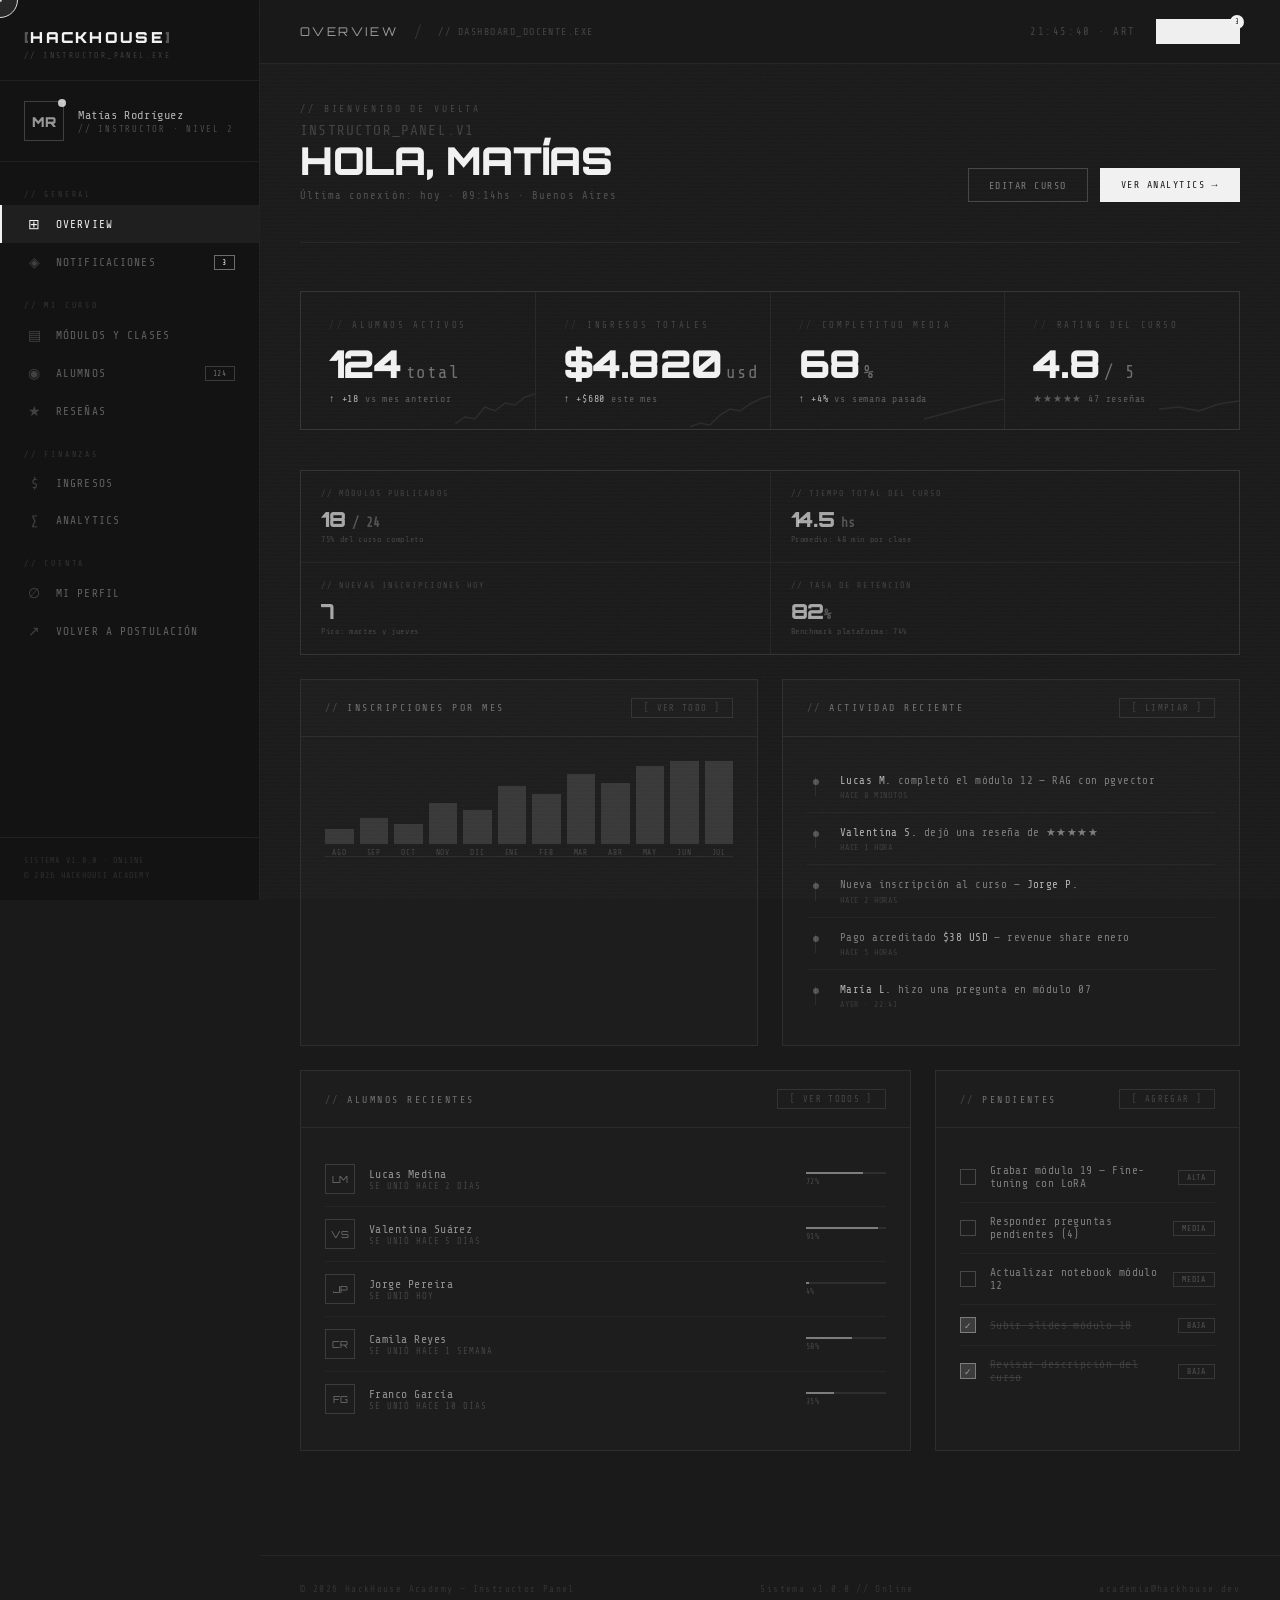
<file: profesor/dashboard.html>
<!DOCTYPE html>
<html lang="es">

<head>
    <meta charset="UTF-8" />
    <meta name="viewport" content="width=device-width, initial-scale=1.0" />
    <title>Dashboard Docente — HackHouse Academy</title>
    <link rel="preconnect" href="https://fonts.googleapis.com" />
    <link rel="preconnect" href="https://fonts.gstatic.com" crossorigin />
    <link
        href="https://fonts.googleapis.com/css2?family=Share+Tech+Mono&family=Orbitron:wght@400;700;900&family=Exo+2:wght@300;400;600&display=swap"
        rel="stylesheet" />
    <link rel="stylesheet" href="css/profesor.css" />

</head>

<body>

    <!-- Cursor -->
    <div class="cursor" id="cursor"></div>
    <div class="cursor-punto" id="cursor-punto"></div>

    <!-- Barra progreso scroll -->
    <div class="progreso" id="progreso"></div>

    <!-- Canvas fondo -->
    <canvas class="canvas-fondo" id="canvas-fondo"></canvas>
    <div class="ruido"></div>
    <div class="scanline"></div>

    <div class="layout">

        <!-- ═══════════════════════════════
         SIDEBAR
    ═══════════════════════════════ -->
        <aside class="sidebar" id="sidebar">

            <a href="dashboard.html" class="sidebar-logo">
                <span class="sidebar-logo-marca"><span class="c">[</span>HackHouse<span class="c">]</span></span>
                <span class="sidebar-logo-sub">// instructor_panel.exe</span>
            </a>

            <div class="sidebar-perfil">
                <div class="perfil-avatar">MR</div>
                <div class="perfil-info">
                    <div class="perfil-nombre">Matías Rodríguez</div>
                    <div class="perfil-rol">// instructor · nivel 2</div>
                </div>
            </div>

            <nav class="sidebar-nav">

                <div class="nav-grupo">
                    <div class="nav-grupo-label">// general</div>
                    <a class="nav-item activo" data-vista="overview" href="#">
                        <span class="nav-item-icono">⊞</span>
                        Overview
                    </a>
                    <a class="nav-item" data-vista="notificaciones" href="#">
                        <span class="nav-item-icono">◈</span>
                        Notificaciones
                        <span class="nav-badge live">3</span>
                    </a>
                </div>

                <div class="nav-grupo">
                    <div class="nav-grupo-label">// mi curso</div>
                    <a class="nav-item" data-vista="curso" href="#">
                        <span class="nav-item-icono">▤</span>
                        Módulos y clases
                    </a>
                    <a class="nav-item" data-vista="alumnos" href="#">
                        <span class="nav-item-icono">◉</span>
                        Alumnos
                        <span class="nav-badge">124</span>
                    </a>
                    <a class="nav-item" data-vista="reseñas" href="#">
                        <span class="nav-item-icono">★</span>
                        Reseñas
                    </a>
                </div>

                <div class="nav-grupo">
                    <div class="nav-grupo-label">// finanzas</div>
                    <a class="nav-item" data-vista="finanzas" href="#">
                        <span class="nav-item-icono">$</span>
                        Ingresos
                    </a>
                    <a class="nav-item" data-vista="analytics" href="#">
                        <span class="nav-item-icono">∑</span>
                        Analytics
                    </a>
                </div>

                <div class="nav-grupo">
                    <div class="nav-grupo-label">// cuenta</div>
                    <a class="nav-item" data-vista="perfil" href="#">
                        <span class="nav-item-icono">∅</span>
                        Mi perfil
                    </a>
                    <a class="nav-item" href="postulaciones.html">
                        <span class="nav-item-icono">↗</span>
                        Volver a postulación
                    </a>
                </div>

            </nav>

            <div class="sidebar-footer">
                <div class="sidebar-footer-sistema">
                    Sistema v1.0.0 · Online<br>
                    © 2026 HackHouse Academy
                </div>
            </div>

        </aside>

        <div class="main">

            <!-- Topbar -->
            <header class="topbar">
                <div class="topbar-izq">
                    <button class="menu-movil-btn" id="menu-movil-btn" type="button" aria-label="Abrir menu"
                        aria-controls="sidebar" aria-expanded="false">[ menu ]</button>
                    <span class="topbar-seccion" id="topbar-seccion">Overview</span>
                    <span class="topbar-separador">/</span>
                    <span class="topbar-ruta" id="topbar-ruta">// dashboard_docente.exe</span>
                </div>
                <div class="topbar-der">
                    <span class="topbar-hora" id="topbar-hora">--:--:--</span>
                    <button class="topbar-notif">[ notif ]</button>
                </div>
            </header>

            <!-- ══════════════════════
           VISTA: OVERVIEW
      ══════════════════════ -->
            <div class="pagina vista activa" id="vista-overview">

                <div class="bienvenida">
                    <div>
                        <div class="bienvenida-tag">// bienvenido de vuelta</div>
                        <h1 class="bienvenida-titulo">
                            <span>instructor_panel.v1</span>
                            Hola, Matías
                        </h1>
                        <div class="bienvenida-meta">Última conexión: hoy · 09:14hs · Buenos Aires</div>
                    </div>
                    <div class="bienvenida-acciones">
                        <button class="btn-accion" onclick="irVista('curso')">Editar curso</button>
                        <button class="btn-accion btn-accion--primario" onclick="irVista('analytics')">Ver analytics
                            →</button>
                    </div>
                </div>

                <!-- KPI Grid -->
                <div class="kpi-grid">

                    <div class="kpi-card">
                        <div class="kpi-label">Alumnos activos</div>
                        <div class="kpi-valor">124<span class="kpi-unidad">total</span></div>
                        <div class="kpi-tendencia">
                            <span class="up">↑ +18</span> vs mes anterior
                        </div>
                        <svg class="kpi-sparkline" viewBox="0 0 80 40" preserveAspectRatio="none">
                            <polyline points="0,35 10,28 20,30 30,18 40,22 50,14 60,16 70,8 80,5" fill="none"
                                stroke="rgba(242,242,242,.6)" stroke-width="1.5" />
                        </svg>
                    </div>

                    <div class="kpi-card">
                        <div class="kpi-label">Ingresos totales</div>
                        <div class="kpi-valor">$4.820<span class="kpi-unidad">usd</span></div>
                        <div class="kpi-tendencia">
                            <span class="up">↑ +$680</span> este mes
                        </div>
                        <svg class="kpi-sparkline" viewBox="0 0 80 40" preserveAspectRatio="none">
                            <polyline points="0,38 10,34 20,36 30,26 40,20 50,22 60,15 70,10 80,7" fill="none"
                                stroke="rgba(242,242,242,.6)" stroke-width="1.5" />
                        </svg>
                    </div>

                    <div class="kpi-card">
                        <div class="kpi-label">Completitud media</div>
                        <div class="kpi-valor">68<span class="kpi-unidad">%</span></div>
                        <div class="kpi-tendencia">
                            <span class="up">↑ +4%</span> vs semana pasada
                        </div>
                        <svg class="kpi-sparkline" viewBox="0 0 80 40" preserveAspectRatio="none">
                            <polyline points="0,30 15,26 30,22 45,18 60,14 80,10" fill="none"
                                stroke="rgba(242,242,242,.6)" stroke-width="1.5" />
                        </svg>
                    </div>

                    <div class="kpi-card">
                        <div class="kpi-label">Rating del curso</div>
                        <div class="kpi-valor">4.8<span class="kpi-unidad">/ 5</span></div>
                        <div class="kpi-tendencia">
                            <span>★★★★★</span> 47 reseñas
                        </div>
                        <svg class="kpi-sparkline" viewBox="0 0 80 40" preserveAspectRatio="none">
                            <polyline points="0,20 20,18 40,22 60,15 80,12" fill="none" stroke="rgba(242,242,242,.6)"
                                stroke-width="1.5" />
                        </svg>
                    </div>

                </div>

                <!-- Métricas secundarias -->
                <div class="mini-metricas">
                    <div class="mini-metrica">
                        <div class="mini-metrica-label">// módulos publicados</div>
                        <div class="mini-metrica-valor">18 <span
                                style="font-size:.8rem;opacity:.4;font-family:var(--fuente-mono)">/ 24</span></div>
                        <div class="mini-metrica-sub">75% del curso completo</div>
                    </div>
                    <div class="mini-metrica">
                        <div class="mini-metrica-label">// tiempo total del curso</div>
                        <div class="mini-metrica-valor">14.5<span
                                style="font-size:.8rem;opacity:.4;font-family:var(--fuente-mono)"> hs</span></div>
                        <div class="mini-metrica-sub">Promedio: 48 min por clase</div>
                    </div>
                    <div class="mini-metrica">
                        <div class="mini-metrica-label">// nuevas inscripciones hoy</div>
                        <div class="mini-metrica-valor">7</div>
                        <div class="mini-metrica-sub">Pico: martes y jueves</div>
                    </div>
                    <div class="mini-metrica">
                        <div class="mini-metrica-label">// tasa de retención</div>
                        <div class="mini-metrica-valor">82<span
                                style="font-size:.8rem;opacity:.4;font-family:var(--fuente-mono)">%</span></div>
                        <div class="mini-metrica-sub">Benchmark plataforma: 74%</div>
                    </div>
                </div>

                <!-- Dos columnas -->
                <div class="grid-2col">

                    <!-- Inscripciones por mes -->
                    <div class="panel">
                        <div class="panel-header">
                            <span class="panel-titulo">Inscripciones por mes</span>
                            <button class="panel-accion">[ ver todo ]</button>
                        </div>
                        <div class="panel-cuerpo">
                            <div class="chart-barras" id="chart-barras">
                                <!-- generado por JS -->
                            </div>
                        </div>
                    </div>

                    <!-- Actividad reciente -->
                    <div class="panel">
                        <div class="panel-header">
                            <span class="panel-titulo">Actividad reciente</span>
                            <button class="panel-accion">[ limpiar ]</button>
                        </div>
                        <div class="panel-cuerpo">

                            <div class="actividad-item">
                                <div class="actividad-linea">
                                    <div class="actividad-punto"></div>
                                </div>
                                <div class="actividad-cuerpo">
                                    <div class="actividad-texto"><strong>Lucas M.</strong> completó el módulo 12 — RAG
                                        con pgvector</div>
                                    <div class="actividad-tiempo">hace 8 minutos</div>
                                </div>
                            </div>

                            <div class="actividad-item">
                                <div class="actividad-linea">
                                    <div class="actividad-punto"></div>
                                </div>
                                <div class="actividad-cuerpo">
                                    <div class="actividad-texto"><strong>Valentina S.</strong> dejó una reseña de ★★★★★
                                    </div>
                                    <div class="actividad-tiempo">hace 1 hora</div>
                                </div>
                            </div>

                            <div class="actividad-item">
                                <div class="actividad-linea">
                                    <div class="actividad-punto"></div>
                                </div>
                                <div class="actividad-cuerpo">
                                    <div class="actividad-texto">Nueva inscripción al curso — <strong>Jorge P.</strong>
                                    </div>
                                    <div class="actividad-tiempo">hace 2 horas</div>
                                </div>
                            </div>

                            <div class="actividad-item">
                                <div class="actividad-linea">
                                    <div class="actividad-punto"></div>
                                </div>
                                <div class="actividad-cuerpo">
                                    <div class="actividad-texto">Pago acreditado <strong>$38 USD</strong> — revenue
                                        share enero</div>
                                    <div class="actividad-tiempo">hace 5 horas</div>
                                </div>
                            </div>

                            <div class="actividad-item">
                                <div class="actividad-linea">
                                    <div class="actividad-punto"></div>
                                </div>
                                <div class="actividad-cuerpo">
                                    <div class="actividad-texto"><strong>María L.</strong> hizo una pregunta en módulo
                                        07</div>
                                    <div class="actividad-tiempo">ayer · 22:41</div>
                                </div>
                            </div>

                        </div>
                    </div>

                </div>

                <!-- Grilla 3 col -->
                <div class="grid-3col">

                    <!-- Alumnos recientes -->
                    <div class="panel">
                        <div class="panel-header">
                            <span class="panel-titulo">Alumnos recientes</span>
                            <button class="panel-accion" onclick="irVista('alumnos')">[ ver todos ]</button>
                        </div>
                        <div class="panel-cuerpo">

                            <div class="alumno-row">
                                <div class="alumno-avatar-mini">LM</div>
                                <div class="alumno-info">
                                    <div class="alumno-nombre">Lucas Medina</div>
                                    <div class="alumno-meta">se unió hace 2 días</div>
                                </div>
                                <div class="alumno-progreso-wrap">
                                    <div class="alumno-progreso-barra">
                                        <div class="alumno-progreso-fill" style="width:72%"></div>
                                    </div>
                                    <div class="alumno-progreso-pct">72%</div>
                                </div>
                            </div>

                            <div class="alumno-row">
                                <div class="alumno-avatar-mini">VS</div>
                                <div class="alumno-info">
                                    <div class="alumno-nombre">Valentina Suárez</div>
                                    <div class="alumno-meta">se unió hace 5 días</div>
                                </div>
                                <div class="alumno-progreso-wrap">
                                    <div class="alumno-progreso-barra">
                                        <div class="alumno-progreso-fill" style="width:91%"></div>
                                    </div>
                                    <div class="alumno-progreso-pct">91%</div>
                                </div>
                            </div>

                            <div class="alumno-row">
                                <div class="alumno-avatar-mini">JP</div>
                                <div class="alumno-info">
                                    <div class="alumno-nombre">Jorge Pereira</div>
                                    <div class="alumno-meta">se unió hoy</div>
                                </div>
                                <div class="alumno-progreso-wrap">
                                    <div class="alumno-progreso-barra">
                                        <div class="alumno-progreso-fill" style="width:4%"></div>
                                    </div>
                                    <div class="alumno-progreso-pct">4%</div>
                                </div>
                            </div>

                            <div class="alumno-row">
                                <div class="alumno-avatar-mini">CR</div>
                                <div class="alumno-info">
                                    <div class="alumno-nombre">Camila Reyes</div>
                                    <div class="alumno-meta">se unió hace 1 semana</div>
                                </div>
                                <div class="alumno-progreso-wrap">
                                    <div class="alumno-progreso-barra">
                                        <div class="alumno-progreso-fill" style="width:58%"></div>
                                    </div>
                                    <div class="alumno-progreso-pct">58%</div>
                                </div>
                            </div>

                            <div class="alumno-row">
                                <div class="alumno-avatar-mini">FG</div>
                                <div class="alumno-info">
                                    <div class="alumno-nombre">Franco García</div>
                                    <div class="alumno-meta">se unió hace 10 días</div>
                                </div>
                                <div class="alumno-progreso-wrap">
                                    <div class="alumno-progreso-barra">
                                        <div class="alumno-progreso-fill" style="width:35%"></div>
                                    </div>
                                    <div class="alumno-progreso-pct">35%</div>
                                </div>
                            </div>

                        </div>
                    </div>

                    <!-- Tareas pendientes -->
                    <div class="panel">
                        <div class="panel-header">
                            <span class="panel-titulo">Pendientes</span>
                            <button class="panel-accion">[ agregar ]</button>
                        </div>
                        <div class="panel-cuerpo">

                            <div class="tarea-item">
                                <div class="tarea-check"></div>
                                <span class="tarea-texto">Grabar módulo 19 — Fine-tuning con LoRA</span>
                                <span class="tarea-prioridad">alta</span>
                            </div>
                            <div class="tarea-item">
                                <div class="tarea-check"></div>
                                <span class="tarea-texto">Responder preguntas pendientes (4)</span>
                                <span class="tarea-prioridad">media</span>
                            </div>
                            <div class="tarea-item">
                                <div class="tarea-check"></div>
                                <span class="tarea-texto">Actualizar notebook módulo 12</span>
                                <span class="tarea-prioridad">media</span>
                            </div>
                            <div class="tarea-item done">
                                <div class="tarea-check"></div>
                                <span class="tarea-texto">Subir slides módulo 18</span>
                                <span class="tarea-prioridad">baja</span>
                            </div>
                            <div class="tarea-item done">
                                <div class="tarea-check"></div>
                                <span class="tarea-texto">Revisar descripción del curso</span>
                                <span class="tarea-prioridad">baja</span>
                            </div>

                        </div>
                    </div>

                </div>

            </div>

            <!-- ══════════════════════
           VISTA: CURSO
      ══════════════════════ -->
            <div class="pagina vista" id="vista-curso">

                <div class="bienvenida" style="margin-bottom:32px;">
                    <div>
                        <div class="bienvenida-tag">// propuesta_de_curso.json</div>
                        <h1 class="bienvenida-titulo">
                            <span>mi_curso.v1</span>
                            Mi curso
                        </h1>
                    </div>
                    <div class="bienvenida-acciones">
                        <button class="btn-accion">Vista previa</button>
                        <button class="btn-accion btn-accion--primario">Publicar cambios →</button>
                    </div>
                </div>

                <!-- Hero del curso -->
                <div class="curso-hero" data-nivel="AVANZADO">
                    <div class="curso-tag">// RAG & Bases de datos vectoriales · Nivel avanzado</div>
                    <h2 class="curso-titulo">RAG Avanzado con LangChain<br>y pgvector desde cero</h2>
                    <p class="curso-desc">
                        Construí sistemas de Retrieval-Augmented Generation production-ready usando LangChain,
                        embeddings de OpenAI y PostgreSQL con la extensión pgvector. Del setup al deploy.
                    </p>
                    <div class="curso-meta-row">
                        <div class="curso-meta-item">
                            <div class="curso-meta-label">// estado</div>
                            <div class="curso-meta-valor">En producción ✓</div>
                        </div>
                        <div class="curso-meta-item">
                            <div class="curso-meta-label">// nivel</div>
                            <div class="curso-meta-valor">Avanzado</div>
                        </div>
                        <div class="curso-meta-item">
                            <div class="curso-meta-label">// duración total</div>
                            <div class="curso-meta-valor">14h 32min</div>
                        </div>
                        <div class="curso-meta-item">
                            <div class="curso-meta-label">// clases</div>
                            <div class="curso-meta-valor">24 módulos</div>
                        </div>
                        <div class="curso-meta-item">
                            <div class="curso-meta-label">// tecnologías</div>
                            <div class="curso-meta-valor">Python · LangChain · pgvector · FastAPI</div>
                        </div>
                    </div>
                </div>

                <!-- Estado del pipeline -->
                <div class="estado-curso">
                    <div class="estado-etapa completada">
                        <div class="estado-etapa-num">01</div>
                        <div class="estado-etapa-titulo">Postulación</div>
                        <span class="estado-check">✓</span>
                    </div>
                    <div class="estado-etapa completada">
                        <div class="estado-etapa-num">02</div>
                        <div class="estado-etapa-titulo">Revisión</div>
                        <span class="estado-check">✓</span>
                    </div>
                    <div class="estado-etapa completada">
                        <div class="estado-etapa-num">03</div>
                        <div class="estado-etapa-titulo">Aprobado</div>
                        <span class="estado-check">✓</span>
                    </div>
                    <div class="estado-etapa completada">
                        <div class="estado-etapa-num">04</div>
                        <div class="estado-etapa-titulo">Producción</div>
                        <span class="estado-check">✓</span>
                    </div>
                    <div class="estado-etapa actual">
                        <div class="estado-etapa-num">05</div>
                        <div class="estado-etapa-titulo">Activo ←</div>
                    </div>
                </div>

                <!-- Tabla de módulos -->
                <div class="panel">
                    <div class="panel-header">
                        <span class="panel-titulo">Estructura de módulos</span>
                        <button class="panel-accion">[ agregar módulo ]</button>
                    </div>
                    <div class="panel-cuerpo" style="padding:0;">

                        <div class="modulos-tabla-header">
                            <div class="modulos-tabla-header-cell">#</div>
                            <div class="modulos-tabla-header-cell">Título de la clase</div>
                            <div class="modulos-tabla-header-cell">Tipo</div>
                            <div class="modulos-tabla-header-cell">Duración</div>
                            <div class="modulos-tabla-header-cell">Estado</div>
                        </div>

                        <div class="modulos-lista" id="modulos-lista">
                            <!-- generado por JS -->
                        </div>

                    </div>
                </div>

            </div>

            <!-- ══════════════════════
           VISTA: ALUMNOS
      ══════════════════════ -->
            <div class="pagina vista" id="vista-alumnos">

                <div class="bienvenida" style="margin-bottom:32px;">
                    <div>
                        <div class="bienvenida-tag">// registro_alumnos.db</div>
                        <h1 class="bienvenida-titulo">
                            <span>alumnos_activos</span>
                            Alumnos
                        </h1>
                    </div>
                    <div class="bienvenida-acciones">
                        <button class="btn-accion">Exportar CSV</button>
                        <button class="btn-accion btn-accion--primario">Enviar anuncio →</button>
                    </div>
                </div>

                <div class="mini-metricas" style="margin-bottom:28px;">
                    <div class="mini-metrica">
                        <div class="mini-metrica-label">// total inscritos</div>
                        <div class="mini-metrica-valor">124</div>
                        <div class="mini-metrica-sub">↑ 7 esta semana</div>
                    </div>
                    <div class="mini-metrica">
                        <div class="mini-metrica-label">// completaron el curso</div>
                        <div class="mini-metrica-valor">38</div>
                        <div class="mini-metrica-sub">30.6% completion rate</div>
                    </div>
                    <div class="mini-metrica">
                        <div class="mini-metrica-label">// promedio de avance</div>
                        <div class="mini-metrica-valor">68%</div>
                        <div class="mini-metrica-sub">Mediana: 71%</div>
                    </div>
                    <div class="mini-metrica">
                        <div class="mini-metrica-label">// inactivos (+30 días)</div>
                        <div class="mini-metrica-valor">19</div>
                        <div class="mini-metrica-sub">15% del total</div>
                    </div>
                </div>

                <div class="alumnos-filtros">
                    <button class="filtro-btn activo">Todos (124)</button>
                    <button class="filtro-btn">Activos (87)</button>
                    <button class="filtro-btn">Completaron (38)</button>
                    <button class="filtro-btn">Inactivos (19)</button>
                    <button class="filtro-btn">Con reseña (47)</button>
                </div>

                <div class="panel">
                    <div class="panel-cuerpo" style="padding:0;">

                        <div class="tabla-alumno-header">
                            <div class="tabla-alumno-th">#</div>
                            <div class="tabla-alumno-th">Nombre</div>
                            <div class="tabla-alumno-th">Ingreso</div>
                            <div class="tabla-alumno-th">Último acceso</div>
                            <div class="tabla-alumno-th">Avance</div>
                            <div class="tabla-alumno-th">Estado</div>
                        </div>

                        <div id="tabla-alumnos">
                            <!-- generado por JS -->
                        </div>

                    </div>
                </div>

            </div>

            <!-- ══════════════════════
           VISTA: FINANZAS
      ══════════════════════ -->
            <div class="pagina vista" id="vista-finanzas">

                <div class="bienvenida" style="margin-bottom:32px;">
                    <div>
                        <div class="bienvenida-tag">// finanzas_instructor.dat</div>
                        <h1 class="bienvenida-titulo">
                            <span>mis_ingresos</span>
                            Finanzas
                        </h1>
                    </div>
                    <div class="bienvenida-acciones">
                        <button class="btn-accion">Descargar reporte</button>
                        <button class="btn-accion btn-accion--primario">Solicitar pago →</button>
                    </div>
                </div>

                <div class="finanzas-resumen">
                    <div class="finanza-item">
                        <div class="finanza-label">// balance total acumulado</div>
                        <div class="finanza-valor"><span class="moneda">USD </span>4.820</div>
                        <div class="finanza-detalle">Desde enero 2025</div>
                    </div>
                    <div class="finanza-item">
                        <div class="finanza-label">// este mes</div>
                        <div class="finanza-valor"><span class="moneda">USD </span>680</div>
                        <div class="finanza-detalle">18 ventas · 38% margin</div>
                    </div>
                    <div class="finanza-item">
                        <div class="finanza-label">// pendiente de pago</div>
                        <div class="finanza-valor"><span class="moneda">USD </span>312</div>
                        <div class="finanza-detalle">Próximo pago: 1 feb 2026</div>
                    </div>
                </div>

                <div class="grid-2col">

                    <div class="panel">
                        <div class="panel-header">
                            <span class="panel-titulo">Ingresos mensuales</span>
                            <button class="panel-accion">[ 12 meses ]</button>
                        </div>
                        <div class="panel-cuerpo">
                            <div class="chart-barras" id="chart-finanzas"></div>
                        </div>
                    </div>

                    <div class="panel">
                        <div class="panel-header">
                            <span class="panel-titulo">Distribución de ingresos</span>
                        </div>
                        <div class="panel-cuerpo">
                            <div class="donut-wrap">
                                <svg class="donut-svg" viewBox="0 0 120 120">
                                    <circle cx="60" cy="60" r="48" fill="none" stroke="rgba(242,242,242,.06)"
                                        stroke-width="14" />
                                    <!-- Revenue share: 72% -->
                                    <circle cx="60" cy="60" r="48" fill="none" stroke="rgba(242,242,242,.35)"
                                        stroke-width="14" stroke-dasharray="216.8 84.8" stroke-dashoffset="0"
                                        transform="rotate(-90 60 60)" />
                                    <!-- Bonus: 18% -->
                                    <circle cx="60" cy="60" r="48" fill="none" stroke="rgba(242,242,242,.15)"
                                        stroke-width="14" stroke-dasharray="54.2 247.4" stroke-dashoffset="-216.8"
                                        transform="rotate(-90 60 60)" />
                                    <!-- Otros: 10% -->
                                    <circle cx="60" cy="60" r="48" fill="none" stroke="rgba(242,242,242,.07)"
                                        stroke-width="14" stroke-dasharray="30.2 271.4" stroke-dashoffset="-271"
                                        transform="rotate(-90 60 60)" />
                                    <text x="60" y="56" text-anchor="middle" font-family="Orbitron" font-size="14"
                                        font-weight="900" fill="rgba(242,242,242,.7)">72%</text>
                                    <text x="60" y="70" text-anchor="middle" font-family="Share Tech Mono" font-size="7"
                                        fill="rgba(242,242,242,.2)">REV SHARE</text>
                                </svg>
                                <div class="donut-leyenda">
                                    <div class="leyenda-item">
                                        <div class="leyenda-linea"></div>Revenue share<span
                                            class="leyenda-pct">72%</span>
                                    </div>
                                    <div class="leyenda-item">
                                        <div class="leyenda-linea dim"></div>Bonos<span class="leyenda-pct">18%</span>
                                    </div>
                                    <div class="leyenda-item">
                                        <div class="leyenda-linea dim" style="background:rgba(242,242,242,.06)"></div>
                                        Otros<span class="leyenda-pct">10%</span>
                                    </div>
                                </div>
                            </div>
                        </div>
                    </div>

                </div>

                <!-- Tabla transacciones -->
                <div class="panel">
                    <div class="panel-header">
                        <span class="panel-titulo">Historial de pagos</span>
                        <button class="panel-accion">[ exportar ]</button>
                    </div>
                    <div class="panel-cuerpo" style="padding:0;">
                        <div class="tabla-wrap">
                            <table class="tabla">
                                <thead>
                                    <tr>
                                        <th>ID</th>
                                        <th>Fecha</th>
                                        <th>Concepto</th>
                                        <th>Ventas</th>
                                        <th>Monto</th>
                                        <th>Estado</th>
                                    </tr>
                                </thead>
                                <tbody id="tabla-transacciones">
                                    <!-- generado por JS -->
                                </tbody>
                            </table>
                        </div>
                    </div>
                </div>

            </div>

            <!-- ══════════════════════
           VISTA: ANALYTICS
      ══════════════════════ -->
            <div class="pagina vista" id="vista-analytics">

                <div class="bienvenida" style="margin-bottom:32px;">
                    <div>
                        <div class="bienvenida-tag">// analytics_engine.py</div>
                        <h1 class="bienvenida-titulo">
                            <span>métricas_del_curso</span>
                            Analytics
                        </h1>
                    </div>
                </div>

                <div class="kpi-grid" style="grid-template-columns:repeat(3,1fr)">
                    <div class="kpi-card">
                        <div class="kpi-label">Vistas del landing</div>
                        <div class="kpi-valor">3.240<span class="kpi-unidad">visitas</span></div>
                        <div class="kpi-tendencia"><span class="up">↑ +22%</span> este mes</div>
                    </div>
                    <div class="kpi-card">
                        <div class="kpi-label">Conversión</div>
                        <div class="kpi-valor">3.8<span class="kpi-unidad">%</span></div>
                        <div class="kpi-tendencia">Benchmark: 2.1%</div>
                    </div>
                    <div class="kpi-card">
                        <div class="kpi-label">Horas consumidas</div>
                        <div class="kpi-valor">1.842<span class="kpi-unidad">hs</span></div>
                        <div class="kpi-tendencia">Total acumulado</div>
                    </div>
                </div>

                <div class="grid-2col" style="margin-top:24px;">

                    <div class="panel">
                        <div class="panel-header">
                            <span class="panel-titulo">Tráfico semanal</span>
                        </div>
                        <div class="panel-cuerpo">
                            <div class="chart-linea-wrap">
                                <svg viewBox="0 0 400 120" preserveAspectRatio="none">
                                    <defs>
                                        <linearGradient id="grad" x1="0" y1="0" x2="0" y2="1">
                                            <stop offset="0%" stop-color="rgba(242,242,242,.08)" />
                                            <stop offset="100%" stop-color="rgba(242,242,242,0)" />
                                        </linearGradient>
                                    </defs>
                                    <!-- Grid lines -->
                                    <line x1="0" y1="30" x2="400" y2="30" stroke="rgba(242,242,242,.04)"
                                        stroke-width="1" />
                                    <line x1="0" y1="60" x2="400" y2="60" stroke="rgba(242,242,242,.04)"
                                        stroke-width="1" />
                                    <line x1="0" y1="90" x2="400" y2="90" stroke="rgba(242,242,242,.04)"
                                        stroke-width="1" />
                                    <!-- Área -->
                                    <path
                                        d="M0,90 L50,70 L100,80 L150,45 L200,55 L250,30 L300,40 L350,20 L400,15 L400,120 L0,120Z"
                                        fill="url(#grad)" />
                                    <!-- Línea -->
                                    <polyline points="0,90 50,70 100,80 150,45 200,55 250,30 300,40 350,20 400,15"
                                        fill="none" stroke="rgba(242,242,242,.4)" stroke-width="1.5" />
                                    <!-- Puntos -->
                                    <circle cx="250" cy="30" r="4" fill="var(--claro)" opacity=".6" />
                                    <circle cx="400" cy="15" r="4" fill="var(--claro)" opacity=".6" />
                                </svg>
                            </div>
                            <div class="chart-linea-eje">
                                <span>lun</span><span>mar</span><span>mié</span><span>jue</span>
                                <span>vie</span><span>sáb</span><span>dom</span><span>hoy</span>
                            </div>
                        </div>
                    </div>

                    <div class="panel">
                        <div class="panel-header">
                            <span class="panel-titulo">Módulos más vistos</span>
                        </div>
                        <div class="panel-cuerpo">
                            <div id="modulos-top"></div>
                        </div>
                    </div>

                </div>

                <!-- Embudo conversión -->
                <div class="panel" style="margin-top:24px;">
                    <div class="panel-header">
                        <span class="panel-titulo">Embudo de conversión</span>
                    </div>
                    <div class="panel-cuerpo">
                        <div style="display:flex;flex-direction:column;gap:8px;" id="embudo"></div>
                    </div>
                </div>

            </div>

            <!-- ══════════════════════
           VISTA: RESEÑAS
      ══════════════════════ -->
            <div class="pagina vista" id="vista-reseñas">

                <div class="bienvenida" style="margin-bottom:32px;">
                    <div>
                        <div class="bienvenida-tag">// reseñas_y_feedback.json</div>
                        <h1 class="bienvenida-titulo">
                            <span>feedback_alumnos</span>
                            Reseñas
                        </h1>
                    </div>
                </div>

                <div class="grid-3col">
                    <div class="panel">
                        <div class="panel-header"><span class="panel-titulo">Resumen de rating</span></div>
                        <div class="panel-cuerpo">
                            <div class="rating-wrap" style="margin-bottom:24px;">
                                <div>
                                    <div class="rating-num">4.8</div>
                                    <div class="rating-estrellas">★★★★★</div>
                                    <div class="rating-base">47 reseñas verificadas</div>
                                </div>
                                <div class="rating-barras">
                                    <div class="rating-fila">
                                        <span class="rating-fila-label">5★</span>
                                        <div class="rating-fila-barra">
                                            <div class="rating-fila-fill" style="width:78%"></div>
                                        </div>
                                        <span class="rating-fila-n">37</span>
                                    </div>
                                    <div class="rating-fila">
                                        <span class="rating-fila-label">4★</span>
                                        <div class="rating-fila-barra">
                                            <div class="rating-fila-fill" style="width:15%"></div>
                                        </div>
                                        <span class="rating-fila-n">7</span>
                                    </div>
                                    <div class="rating-fila">
                                        <span class="rating-fila-label">3★</span>
                                        <div class="rating-fila-barra">
                                            <div class="rating-fila-fill" style="width:4%"></div>
                                        </div>
                                        <span class="rating-fila-n">2</span>
                                    </div>
                                    <div class="rating-fila">
                                        <span class="rating-fila-label">2★</span>
                                        <div class="rating-fila-barra">
                                            <div class="rating-fila-fill" style="width:2%"></div>
                                        </div>
                                        <span class="rating-fila-n">1</span>
                                    </div>
                                    <div class="rating-fila">
                                        <span class="rating-fila-label">1★</span>
                                        <div class="rating-fila-barra">
                                            <div class="rating-fila-fill" style="width:0%"></div>
                                        </div>
                                        <span class="rating-fila-n">0</span>
                                    </div>
                                </div>
                            </div>
                        </div>
                    </div>

                    <div class="panel">
                        <div class="panel-header"><span class="panel-titulo">Notificaciones de reseñas</span></div>
                        <div class="panel-cuerpo">
                            <div class="alerta">
                                <div class="alerta-icono">★</div>
                                <div class="alerta-texto"><strong>Valentina S.</strong> — ★★★★★<br>"El módulo de
                                    pgvector es el mejor que vi. Muy claro y directo."</div>
                                <span class="alerta-hora">2h</span>
                            </div>
                            <div class="alerta">
                                <div class="alerta-icono">★</div>
                                <div class="alerta-texto"><strong>Lucas M.</strong> — ★★★★☆<br>"Muy buen contenido. Me
                                    faltó más profundidad en embeddings multilingüe."</div>
                                <span class="alerta-hora">1d</span>
                            </div>
                            <div class="alerta">
                                <div class="alerta-icono">★</div>
                                <div class="alerta-texto"><strong>Anónimo</strong> — ★★★☆☆<br>"El ritmo de las últimas
                                    clases es un poco rápido."</div>
                                <span class="alerta-hora">3d</span>
                            </div>
                        </div>
                    </div>
                </div>

            </div>

            <!-- ══════════════════════
           VISTA: NOTIFICACIONES
      ══════════════════════ -->
            <div class="pagina vista" id="vista-notificaciones">

                <div class="bienvenida" style="margin-bottom:32px;">
                    <div>
                        <div class="bienvenida-tag">// sys_notifications.log</div>
                        <h1 class="bienvenida-titulo">
                            <span>inbox_sistema</span>
                            Notificaciones
                        </h1>
                    </div>
                    <div class="bienvenida-acciones">
                        <button class="btn-accion">Marcar todo como leído</button>
                    </div>
                </div>

                <div id="lista-notifs">
                    <!-- generado por JS -->
                </div>

            </div>

            <!-- ══════════════════════
           VISTA: PERFIL
      ══════════════════════ -->
            <div class="pagina vista" id="vista-perfil">

                <div class="bienvenida" style="margin-bottom:32px;">
                    <div>
                        <div class="bienvenida-tag">// perfil_instructor.json</div>
                        <h1 class="bienvenida-titulo">
                            <span>mi_perfil</span>
                            Mi perfil
                        </h1>
                    </div>
                    <div class="bienvenida-acciones">
                        <button class="btn-accion btn-accion--primario">Guardar cambios →</button>
                    </div>
                </div>

                <div class="grid-3col">
                    <div class="panel">
                        <div class="panel-header"><span class="panel-titulo">Datos personales</span></div>
                        <div class="panel-cuerpo" style="display:flex;flex-direction:column;gap:18px;">

                            <div
                                style="display:flex;align-items:center;gap:20px;padding-bottom:20px;border-bottom:1px solid rgba(242,242,242,.06);">
                                <div
                                    style="width:64px;height:64px;border:1px solid rgba(242,242,242,.2);display:flex;align-items:center;justify-content:center;font-family:var(--fuente-titulo);font-size:1.4rem;color:rgba(242,242,242,.5);font-weight:900;">
                                    MR</div>
                                <div>
                                    <div
                                        style="font-family:var(--fuente-mono);font-size:.62rem;letter-spacing:.2em;text-transform:uppercase;color:rgba(242,242,242,.2);margin-bottom:4px;">
                                        // avatar</div>
                                    <button class="btn-accion" style="padding:7px 14px;font-size:.58rem;">Cambiar
                                        imagen</button>
                                </div>
                            </div>

                            <div style="display:flex;flex-direction:column;gap:6px;">
                                <label
                                    style="font-family:var(--fuente-mono);font-size:.55rem;letter-spacing:.28em;text-transform:uppercase;color:rgba(242,242,242,.2);">//
                                    nombre completo</label>
                                <input type="text" value="Matías Rodríguez"
                                    style="background:rgba(242,242,242,.03);border:1px solid rgba(242,242,242,.1);color:var(--claro);font-family:var(--fuente-mono);font-size:.82rem;padding:12px 16px;outline:none;width:100%;" />
                            </div>
                            <div style="display:flex;flex-direction:column;gap:6px;">
                                <label
                                    style="font-family:var(--fuente-mono);font-size:.55rem;letter-spacing:.28em;text-transform:uppercase;color:rgba(242,242,242,.2);">//
                                    email</label>
                                <input type="email" value="matias@hackhouse.dev"
                                    style="background:rgba(242,242,242,.03);border:1px solid rgba(242,242,242,.1);color:var(--claro);font-family:var(--fuente-mono);font-size:.82rem;padding:12px 16px;outline:none;width:100%;" />
                            </div>
                            <div style="display:flex;flex-direction:column;gap:6px;">
                                <label
                                    style="font-family:var(--fuente-mono);font-size:.55rem;letter-spacing:.28em;text-transform:uppercase;color:rgba(242,242,242,.2);">//
                                    rol actual</label>
                                <input type="text" value="ML Engineer · Freelance AI Developer"
                                    style="background:rgba(242,242,242,.03);border:1px solid rgba(242,242,242,.1);color:var(--claro);font-family:var(--fuente-mono);font-size:.82rem;padding:12px 16px;outline:none;width:100%;" />
                            </div>
                            <div style="display:flex;flex-direction:column;gap:6px;">
                                <label
                                    style="font-family:var(--fuente-mono);font-size:.55rem;letter-spacing:.28em;text-transform:uppercase;color:rgba(242,242,242,.2);">//
                                    linkedin</label>
                                <input type="url" value="https://linkedin.com/in/matiasrodriguez"
                                    style="background:rgba(242,242,242,.03);border:1px solid rgba(242,242,242,.1);color:var(--claro);font-family:var(--fuente-mono);font-size:.82rem;padding:12px 16px;outline:none;width:100%;" />
                            </div>

                        </div>
                    </div>

                    <div style="display:flex;flex-direction:column;gap:24px;">
                        <div class="panel">
                            <div class="panel-header"><span class="panel-titulo">Estadísticas del perfil</span></div>
                            <div class="panel-cuerpo">
                                <div class="mini-metricas" style="border:none;background:none;gap:0;">
                                    <div class="mini-metrica" style="padding:12px 0;">
                                        <div class="mini-metrica-label">// cursos publicados</div>
                                        <div class="mini-metrica-valor">1</div>
                                    </div>
                                    <div class="mini-metrica" style="padding:12px 0;">
                                        <div class="mini-metrica-label">// nivel instructor</div>
                                        <div class="mini-metrica-valor">Nivel 2</div>
                                    </div>
                                    <div class="mini-metrica" style="padding:12px 0;">
                                        <div class="mini-metrica-label">// miembro desde</div>
                                        <div class="mini-metrica-valor">Ene 2025</div>
                                    </div>
                                    <div class="mini-metrica" style="padding:12px 0;">
                                        <div class="mini-metrica-label">// estado de cuenta</div>
                                        <div class="mini-metrica-valor" style="font-size:1rem;">Verificado ✓</div>
                                    </div>
                                </div>
                            </div>
                        </div>

                        <div class="panel">
                            <div class="panel-header"><span class="panel-titulo">Configuración de pagos</span></div>
                            <div class="panel-cuerpo" style="display:flex;flex-direction:column;gap:14px;">
                                <div
                                    style="font-family:var(--fuente-mono);font-size:.65rem;color:rgba(242,242,242,.3);letter-spacing:.06em;">
                                    Método actual: <span style="color:rgba(242,242,242,.55);">PayPal ·
                                        mati@hackhouse.dev</span></div>
                                <div
                                    style="font-family:var(--fuente-mono);font-size:.65rem;color:rgba(242,242,242,.3);letter-spacing:.06em;">
                                    Ciclo de pago: <span style="color:rgba(242,242,242,.55);">Mensual · día 1</span>
                                </div>
                                <div
                                    style="font-family:var(--fuente-mono);font-size:.65rem;color:rgba(242,242,242,.3);letter-spacing:.06em;">
                                    Revenue share: <span style="color:rgba(242,242,242,.55);">38%</span></div>
                                <button class="btn-accion" style="margin-top:4px;">Editar método</button>
                            </div>
                        </div>
                    </div>
                </div>

            </div>

        </div><!-- /main -->
    </div><!-- /layout -->

    <div class="sidebar-overlay" id="sidebar-overlay" aria-hidden="true"></div>

    <footer>
        <span>© 2026 HackHouse Academy — Instructor Panel</span>
        <span>Sistema v1.0.0 // Online</span>
        <span>academia@hackhouse.dev</span>
    </footer>

    <script src="js/profesor.js"></script>
</body>

</html>
</file>
<file: public/css/academy.css>
/* ─── Variables ─── */
:root {
    --oscuro: #1a1a1a;
    --claro: #f2f2f2;
    --fuente-mono: 'Share Tech Mono', monospace;
    --fuente-titulo: 'Orbitron', monospace;
    --fuente-cuerpo: 'Exo 2', sans-serif;
    --menu-dur: 0.7s;
    --menu-ease: cubic-bezier(0.76, 0, 0.24, 1);
}

*,
*::before,
*::after {
    box-sizing: border-box;
    margin: 0;
    padding: 0;
}

html { scroll-behavior: smooth; }

body {
    background: var(--oscuro);
    color: var(--claro);
    font-family: var(--fuente-cuerpo);
    overflow-x: hidden;
    cursor: none;
}

/* bloquear scroll cuando menú abierto */
body.menu-abierto { overflow: hidden; }

/* ─── Cursor ─── */
.cursor {
    position: fixed;
    width: 20px; height: 20px;
    border: 1px solid var(--claro);
    border-radius: 50%;
    pointer-events: none;
    z-index: 9999;
    transform: translate(-50%, -50%);
    transition: width 0.2s, height 0.2s, background 0.2s, border-color 0.2s;
    mix-blend-mode: difference;
}
.cursor-punto {
    position: fixed;
    width: 4px; height: 4px;
    background: var(--claro);
    border-radius: 50%;
    pointer-events: none;
    z-index: 9999;
    transform: translate(-50%, -50%);
    mix-blend-mode: difference;
}
.cursor.activo { width: 40px; height: 40px; background: rgba(242,242,242,0.1); }

/* ─── Canvas ─── */
.canvas-fondo {
    position: fixed; top: 0; left: 0;
    width: 100%; height: 100%;
    z-index: 0; opacity: 0.06;
}

/* ─── Ruido / scanlines ─── */
.ruido {
    position: fixed; inset: 0; z-index: 1;
    pointer-events: none; opacity: 0.03;
    background-image: url("data:image/svg+xml,%3Csvg viewBox='0 0 256 256' xmlns='http://www.w3.org/2000/svg'%3E%3Cfilter id='n'%3E%3CfeTurbulence type='fractalNoise' baseFrequency='0.9' numOctaves='4' stitchTiles='stitch'/%3E%3C/filter%3E%3Crect width='100%25' height='100%25' filter='url(%23n)'/%3E%3C/svg%3E");
    background-size: 200px;
}
.scanline {
    position: fixed; inset: 0; z-index: 2; pointer-events: none;
    background: repeating-linear-gradient(0deg, transparent, transparent 2px, rgba(242,242,242,0.015) 2px, rgba(242,242,242,0.015) 4px);
}

/* ─── Progreso ─── */
.progreso {
    position: fixed; top: 0; left: 0;
    height: 2px; background: var(--claro);
    z-index: 10000; transition: width 0.1s linear;
    opacity: 0.6; width: 0%;
}

/* ─── Esquinas ─── */
.deco-esquina { position: fixed; z-index: 5; pointer-events: none; }
.deco-esquina--tl { top: 80px; left: 20px; }
.deco-esquina--tr { top: 80px; right: 20px; }
.deco-esquina--bl { bottom: 20px; left: 20px; }
.deco-esquina--br { bottom: 20px; right: 20px; }
.deco-esquina svg { width: 20px; height: 20px; stroke: rgba(242,242,242,0.12); fill: none; stroke-width: 1; }

/* ─── Barra lateral ─── */
.barra-estado {
    position: fixed; left: 16px; top: 50%;
    transform: translateY(-50%); z-index: 50;
    display: flex; flex-direction: column; align-items: center; gap: 8px;
}
.barra-estado-linea { width: 1px; height: 48px; background: rgba(242,242,242,0.1); }
.barra-estado-texto {
    font-family: var(--fuente-mono); font-size: 0.55rem;
    letter-spacing: 0.25em; color: rgba(242,242,242,0.15);
    writing-mode: vertical-rl; text-transform: uppercase;
}

/* ════════════════════════════════════════════
   MENÚ FULLSCREEN — DISEÑO PRINCIPAL
════════════════════════════════════════════ */

.menu-overlay {
    position: fixed;
    inset: 0;
    z-index: 800;
    pointer-events: none;
    overflow: hidden;
}

/* Paneles de cortina — entran desde los lados */
.menu-panel {
    position: absolute;
    top: 0; bottom: 0;
    width: 50%;
    background: #111111;
    z-index: 1;
    /* Estado inicial: fuera de pantalla */
    transition: transform var(--menu-dur) var(--menu-ease);
}
.menu-panel--izq {
    left: 0;
    transform: translateX(-100%);
}
.menu-panel--der {
    right: 0;
    transform: translateX(100%);
}

/* Cuando está abierto, los paneles entran */
.menu-overlay.abierto .menu-panel--izq,
.menu-overlay.abierto .menu-panel--der {
    transform: translateX(0);
    pointer-events: all;
}

/* Al cerrar, los paneles salen hacia arriba */
.menu-overlay.cerrando .menu-panel--izq {
    transform: translateY(-100%);
    transition: transform var(--menu-dur) var(--menu-ease);
}
.menu-overlay.cerrando .menu-panel--der {
    transform: translateY(-100%);
    transition: transform var(--menu-dur) var(--menu-ease) 0.05s;
}

/* ── Contenido del menú ── */
.menu-contenido {
    position: absolute;
    inset: 0;
    z-index: 2;
    display: grid;
    grid-template-columns: 48px 1fr auto;
    align-items: center;
    gap: 0 64px;
    padding: 120px 80px 100px;
    pointer-events: none;
    opacity: 0;
    /* El contenido aparece después de los paneles */
    transition: opacity 0.01s linear var(--menu-dur);
}
.menu-overlay.abierto .menu-contenido {
    opacity: 1;
    pointer-events: all;
    transition: opacity 0.01s linear 0.3s;
}
.menu-overlay.cerrando .menu-contenido {
    opacity: 0;
    transition: opacity 0.1s linear 0s;
}

/* ── Decoración lateral izquierda ── */
.menu-deco-izq {
    display: flex;
    flex-direction: column;
    align-items: center;
    gap: 12px;
    height: 100%;
    justify-content: center;
}
.menu-deco-linea {
    width: 1px;
    flex: 1;
    background: rgba(242,242,242,0.08);
    max-height: 120px;
}
.menu-deco-texto {
    font-family: var(--fuente-mono);
    font-size: 0.5rem;
    letter-spacing: 0.3em;
    color: rgba(242,242,242,0.15);
    writing-mode: vertical-rl;
    text-transform: uppercase;
}

/* ── Links del menú ── */
.menu-nav {
    display: flex;
    flex-direction: column;
    gap: 0;
}

.menu-link {
    display: flex;
    align-items: baseline;
    gap: 24px;
    text-decoration: none;
    color: var(--claro);
    padding: 20px 0;
    border-bottom: 1px solid rgba(242,242,242,0.06);
    position: relative;
    overflow: hidden;
    /* Entrada escalonada */
    transform: translateY(40px);
    opacity: 0;
    transition:
        transform 0.5s var(--menu-ease),
        opacity 0.5s ease,
        color 0.3s;
}
.menu-link:first-child { border-top: 1px solid rgba(242,242,242,0.06); }

/* Línea de hover */
.menu-link::after {
    content: '';
    position: absolute;
    bottom: -1px; left: 0;
    width: 0; height: 1px;
    background: var(--claro);
    transition: width 0.4s var(--menu-ease);
}
.menu-link:hover::after { width: 100%; }

/* Entradas escalonadas cuando el menú abre */
.menu-overlay.abierto .menu-link:nth-child(1) { transform: translateY(0); opacity: 1; transition-delay: 0.35s; }
.menu-overlay.abierto .menu-link:nth-child(2) { transform: translateY(0); opacity: 1; transition-delay: 0.42s; }
.menu-overlay.abierto .menu-link:nth-child(3) { transform: translateY(0); opacity: 1; transition-delay: 0.49s; }
.menu-overlay.abierto .menu-link:nth-child(4) { transform: translateY(0); opacity: 1; transition-delay: 0.56s; }

/* Salida */
.menu-overlay.cerrando .menu-link { transform: translateY(-20px); opacity: 0; transition: transform 0.3s ease, opacity 0.2s ease !important; transition-delay: 0s !important; }

.menu-link-num {
    font-family: var(--fuente-mono);
    font-size: 0.7rem;
    letter-spacing: 0.2em;
    color: rgba(242,242,242,0.25);
    flex-shrink: 0;
    width: 52px;
    transition: color 0.3s;
}
.menu-link:hover .menu-link-num { color: rgba(242,242,242,0.5); }

.menu-link-texto {
    font-family: var(--fuente-titulo);
    font-size: clamp(2.2rem, 5vw, 4.5rem);
    font-weight: 900;
    text-transform: uppercase;
    letter-spacing: -0.01em;
    line-height: 1;
    flex: 1;
    transition: transform 0.3s var(--menu-ease);
}
.menu-link:hover .menu-link-texto { transform: translateX(12px); }

.menu-link-flecha {
    font-size: 1.5rem;
    opacity: 0;
    transform: translate(-8px, 4px);
    transition: opacity 0.3s, transform 0.3s var(--menu-ease);
    flex-shrink: 0;
}
.menu-link:hover .menu-link-flecha {
    opacity: 0.6;
    transform: translate(0, 0);
}

/* ── Bloque de info lateral derecha ── */
.menu-info {
    display: flex;
    flex-direction: column;
    gap: 28px;
    align-self: center;
    /* Entrada */
    transform: translateX(30px);
    opacity: 0;
    transition: transform 0.5s var(--menu-ease) 0.5s, opacity 0.5s ease 0.5s;
}
.menu-overlay.abierto .menu-info {
    transform: translateX(0);
    opacity: 1;
}
.menu-overlay.cerrando .menu-info {
    transform: translateX(20px);
    opacity: 0;
    transition: transform 0.2s ease 0s, opacity 0.2s ease 0s !important;
}

.menu-info-bloque { display: flex; flex-direction: column; gap: 4px; }
.menu-info-label {
    font-family: var(--fuente-mono);
    font-size: 0.6rem;
    letter-spacing: 0.25em;
    color: rgba(242,242,242,0.2);
    text-transform: uppercase;
}
.menu-info-valor {
    font-family: var(--fuente-mono);
    font-size: 0.82rem;
    color: rgba(242,242,242,0.65);
    letter-spacing: 0.05em;
}

.menu-cta {
    display: inline-block;
    font-family: var(--fuente-mono);
    font-size: 0.72rem;
    letter-spacing: 0.2em;
    text-transform: uppercase;
    text-decoration: none;
    border: 1px solid var(--claro);
    padding: 14px 28px;
    color: var(--claro);
    margin-top: 12px;
    position: relative;
    overflow: hidden;
    transition: color 0.35s;
}
.menu-cta::before {
    content: '';
    position: absolute;
    inset: 0;
    background: var(--claro);
    transform: scaleX(0);
    transform-origin: left;
    transition: transform 0.4s var(--menu-ease);
    z-index: -1;
}
.menu-cta:hover { color: var(--oscuro); }
.menu-cta:hover::before { transform: scaleX(1); }

/* ── Footer del menú ── */
.menu-footer {
    position: absolute;
    bottom: 0; left: 0; right: 0;
    z-index: 2;
    padding: 28px 80px;
    display: flex;
    justify-content: space-between;
    align-items: center;
    border-top: 1px solid rgba(242,242,242,0.06);
    font-family: var(--fuente-mono);
    font-size: 0.6rem;
    letter-spacing: 0.2em;
    color: rgba(242,242,242,0.2);
    text-transform: uppercase;
    /* Entrada */
    transform: translateY(20px);
    opacity: 0;
    transition: transform 0.4s var(--menu-ease) 0.55s, opacity 0.4s ease 0.55s;
}
.menu-overlay.abierto .menu-footer {
    transform: translateY(0);
    opacity: 1;
}
.menu-overlay.cerrando .menu-footer {
    transform: translateY(10px);
    opacity: 0;
    transition: opacity 0.15s ease 0s !important;
}
.menu-footer-esc {
    border: 1px solid rgba(242,242,242,0.1);
    padding: 4px 12px;
    color: rgba(242,242,242,0.15);
}

/* ════════════════════════════════════════════
   NAV PRINCIPAL
════════════════════════════════════════════ */
.nav-principal {
    position: fixed; top: 0; left: 0; right: 0;
    z-index: 900;
    display: flex;
    justify-content: space-between;
    align-items: center;
    padding: 24px 48px;
    border-bottom: 1px solid rgba(242,242,242,0.06);
    backdrop-filter: blur(12px);
    background: rgba(26,26,26,0.7);
    transition: border-color 0.3s, background 0.3s;
}

/* Nav se adapta cuando el menú está abierto */
body.menu-abierto .nav-principal {
    background: transparent;
    border-color: transparent;
    backdrop-filter: none;
}

.logo {
    font-family: var(--fuente-titulo);
    font-weight: 900;
    font-size: 1.1rem;
    letter-spacing: 0.15em;
    text-transform: uppercase;
    position: relative;
    z-index: 901;
}
.logo::before { content: '//'; margin-right: 6px; opacity: 0.4; font-size: 0.8em; }
.logo .corchete { opacity: 0.3; }
.logo .academy-tag {
    font-size: 0.55rem; letter-spacing: 0.3em; opacity: 0.4;
    font-family: var(--fuente-mono); margin-left: 8px; vertical-align: middle;
    border: 1px solid rgba(242,242,242,0.2); padding: 2px 6px;
}

.nav-links {
    display: flex; gap: 36px; list-style: none;
}
.nav-links a {
    font-family: var(--fuente-mono); font-size: 0.72rem;
    letter-spacing: 0.12em; text-decoration: none;
    color: rgba(242,242,242,0.5); text-transform: uppercase; transition: color 0.3s;
}
.nav-links a::before { content: '_'; margin-right: 2px; opacity: 0; transition: opacity 0.3s; }
.nav-links a:hover { color: var(--claro); }
.nav-links a:hover::before { opacity: 1; }

.nav-derecha {
    display: flex;
    align-items: center;
    gap: 20px;
    position: relative;
    z-index: 901;
}

.nav-cta {
    font-family: var(--fuente-mono); font-size: 0.72rem;
    letter-spacing: 0.1em; text-transform: uppercase;
    border: 1px solid rgba(242,242,242,0.3);
    padding: 10px 22px; color: var(--claro);
    text-decoration: none; transition: background 0.3s, border-color 0.3s;
}
.nav-cta:hover { background: var(--claro); color: var(--oscuro); border-color: var(--claro); }

/* ════════════════════════════════════════════
   BOTÓN HAMBURGUESA — DISEÑO ESPECIAL
════════════════════════════════════════════ */
.hamburguesa {
    display: none;  /* visible en mobile, también mostrado en desktop-wide */
    flex-direction: column;
    align-items: center;
    justify-content: center;
    gap: 2px;
    cursor: none;
    background: none;
    border: 1px solid rgba(242,242,242,0.15);
    padding: 10px 14px;
    position: relative;
    overflow: hidden;
    transition: border-color 0.3s;
    z-index: 901;
}
.hamburguesa:hover { border-color: rgba(242,242,242,0.4); }
.hamburguesa:hover .hamburguesa-interior::before {
    transform: scaleX(1);
}

/* Efecto de fondo al hover */
.hamburguesa::before {
    content: '';
    position: absolute;
    inset: 0;
    background: rgba(242,242,242,0.04);
    opacity: 0;
    transition: opacity 0.3s;
}
.hamburguesa:hover::before { opacity: 1; }

.hamburguesa-interior {
    display: flex;
    flex-direction: column;
    gap: 5px;
    align-items: flex-end;
}

/* Líneas del ícono */
.ham-linea {
    display: block;
    height: 1px;
    background: var(--claro);
    transform-origin: center;
    transition:
        width 0.35s var(--menu-ease),
        transform 0.35s var(--menu-ease),
        opacity 0.25s ease;
}
.ham-linea--1 { width: 22px; }
.ham-linea--2 { width: 14px; }  /* más corta — asimétrica */
.ham-linea--3 { width: 18px; }

/* Estado ABIERTO del ícono */
.hamburguesa.abierto .ham-linea--1 {
    width: 22px;
    transform: translateY(6px) rotate(45deg);
}
.hamburguesa.abierto .ham-linea--2 {
    width: 22px;
    opacity: 0;
    transform: scaleX(0);
}
.hamburguesa.abierto .ham-linea--3 {
    width: 22px;
    transform: translateY(-6px) rotate(-45deg);
}

/* Label "MENU / CLOSE" */
.hamburguesa-label {
    font-family: var(--fuente-mono);
    font-size: 0.48rem;
    letter-spacing: 0.25em;
    color: rgba(242,242,242,0.3);
    display: block;
    margin-top: 5px;
    transition: color 0.3s, opacity 0.3s;
    text-transform: uppercase;
}
.hamburguesa:hover .hamburguesa-label { color: rgba(242,242,242,0.6); }

/* El botón hamburguesa debe verse solo en mobile */
.hamburguesa { display: none; }

/* ─── Hero ─── */
.hero {
    position: relative; z-index: 10;
    min-height: 100vh;
    display: flex; flex-direction: column; justify-content: center;
    padding: 140px 48px 80px; overflow: hidden;
}
.hero-etiqueta {
    font-family: var(--fuente-mono); font-size: 0.7rem;
    letter-spacing: 0.25em; text-transform: uppercase;
    color: rgba(242,242,242,0.35); margin-bottom: 32px;
    display: flex; align-items: center; gap: 12px;
}
.hero-etiqueta::before {
    content: ''; display: inline-block;
    width: 40px; height: 1px; background: rgba(242,242,242,0.3);
}
.hero-titulo {
    font-family: var(--fuente-titulo); font-weight: 900;
    font-size: clamp(3rem, 9vw, 8rem);
    line-height: 0.9; letter-spacing: -0.02em; text-transform: uppercase;
}
.glitch { position: relative; display: inline-block; }
.glitch::before, .glitch::after {
    content: attr(data-texto);
    position: absolute; top: 0; left: 0; width: 100%;
}
.glitch::before {
    animation: glitch-a 4s infinite;
    clip-path: polygon(0 0, 100% 0, 100% 35%, 0 35%);
    transform: translateX(-3px); opacity: 0.7;
}
.glitch::after {
    animation: glitch-b 4s infinite;
    clip-path: polygon(0 65%, 100% 65%, 100% 100%, 0 100%);
    transform: translateX(3px); opacity: 0.7;
}
@keyframes glitch-a {
    0%,90%,100% { transform: translateX(0); opacity: 0; }
    92% { transform: translateX(-4px) skewX(-5deg); opacity: 0.6; }
    94% { transform: translateX(4px); opacity: 0.4; }
    96% { transform: translateX(0); opacity: 0; }
}
@keyframes glitch-b {
    0%,90%,100% { transform: translateX(0); opacity: 0; }
    93% { transform: translateX(4px) skewX(5deg); opacity: 0.5; }
    95% { transform: translateX(-4px); opacity: 0.3; }
    97% { transform: translateX(0); opacity: 0; }
}
.hero-subtitulo {
    font-family: var(--fuente-mono);
    font-size: clamp(0.75rem, 2vw, 1rem);
    color: rgba(242,242,242,0.4); margin-top: 32px;
    max-width: 560px; line-height: 1.7;
}
.hero-terminal {
    margin-top: 56px; font-family: var(--fuente-mono);
    font-size: 0.85rem; display: flex;
    align-items: center; gap: 8px; color: rgba(242,242,242,0.6);
}
.terminal-prompt { opacity: 0.3; }
.terminal-texto {
    border-right: 2px solid var(--claro);
    padding-right: 4px; animation: parpadeo 1s step-end infinite;
}
@keyframes parpadeo {
    0%,100% { border-color: var(--claro); }
    50% { border-color: transparent; }
}
.hero-metricas {
    position: absolute; right: 48px; bottom: 80px;
    display: flex; flex-direction: column; gap: 24px; text-align: right;
}
.metrica-numero { font-family: var(--fuente-titulo); font-size: 2.4rem; font-weight: 900; line-height: 1; }
.metrica-etiqueta {
    font-family: var(--fuente-mono); font-size: 0.65rem;
    letter-spacing: 0.2em; text-transform: uppercase;
    color: rgba(242,242,242,0.3); margin-top: 4px;
}
.hero-linea-vertical {
    position: absolute; right: 280px; top: 140px; bottom: 60px;
    width: 1px; background: linear-gradient(to bottom, transparent, rgba(242,242,242,0.15), transparent);
}
.hero-badges { display: flex; gap: 12px; margin-top: 40px; flex-wrap: wrap; }
.badge {
    font-family: var(--fuente-mono); font-size: 0.65rem;
    letter-spacing: 0.2em; text-transform: uppercase;
    border: 1px solid rgba(242,242,242,0.15);
    padding: 6px 14px; color: rgba(242,242,242,0.4);
}
.hero-cta-grupo { display: flex; gap: 16px; margin-top: 48px; flex-wrap: wrap; }
.btn-primario {
    font-family: var(--fuente-mono); font-size: 0.78rem;
    letter-spacing: 0.15em; text-transform: uppercase;
    text-decoration: none; color: var(--oscuro);
    background: var(--claro); border: 1px solid var(--claro);
    padding: 14px 36px; transition: background 0.3s, color 0.3s; cursor: none;
}
.btn-primario:hover { background: transparent; color: var(--claro); }
.btn-secundario {
    font-family: var(--fuente-mono); font-size: 0.78rem;
    letter-spacing: 0.15em; text-transform: uppercase;
    text-decoration: none; color: var(--claro);
    border: 1px solid rgba(242,242,242,0.3);
    padding: 14px 36px; transition: background 0.3s, border-color 0.3s;
    cursor: none; display: flex; align-items: center; gap: 8px;
}
.btn-secundario:hover { background: rgba(242,242,242,0.06); border-color: rgba(242,242,242,0.5); }
.btn-secundario::before { content: '↗'; font-size: 1rem; }

/* ─── Divisor ─── */
.divisor {
    position: relative; z-index: 10; padding: 0 48px;
    display: flex; align-items: center; gap: 24px;
}
.divisor::before, .divisor::after { content: ''; flex: 1; height: 1px; background: rgba(242,242,242,0.08); }
.divisor-texto {
    font-family: var(--fuente-mono); font-size: 0.65rem;
    letter-spacing: 0.3em; text-transform: uppercase;
    color: rgba(242,242,242,0.2); white-space: nowrap;
}

/* ─── Sección genérica ─── */
.seccion { position: relative; z-index: 10; padding: 120px 48px; }
.seccion-cabecera { display: flex; align-items: flex-start; gap: 24px; margin-bottom: 80px; }
.seccion-numero { font-family: var(--fuente-mono); font-size: 0.7rem; color: rgba(242,242,242,0.2); margin-top: 10px; letter-spacing: 0.1em; }
.seccion-titulo { font-family: var(--fuente-titulo); font-size: clamp(1.8rem, 4vw, 3rem); font-weight: 700; text-transform: uppercase; letter-spacing: 0.04em; }
.seccion-titulo span { display: block; font-size: 0.45em; font-weight: 400; font-family: var(--fuente-mono); color: rgba(242,242,242,0.3); letter-spacing: 0.2em; margin-bottom: 8px; }

/* ─── Módulos ─── */
.modulos-grilla {
    display: grid; grid-template-columns: repeat(3, 1fr);
    gap: 1px; background: rgba(242,242,242,0.08);
    border: 1px solid rgba(242,242,242,0.08);
}
.modulo-tarjeta {
    background: var(--oscuro); padding: 52px 44px;
    position: relative; overflow: hidden; transition: background 0.4s; cursor: none;
}
.modulo-tarjeta::before {
    content: ''; position: absolute; inset: 0;
    background: var(--claro); transform: scaleY(0); transform-origin: bottom;
    transition: transform 0.5s cubic-bezier(0.76,0,0.24,1); z-index: 0;
}
.modulo-tarjeta:hover::before { transform: scaleY(1); }
.modulo-tarjeta:hover { color: var(--oscuro); }
.modulo-tarjeta > * { position: relative; z-index: 1; }
.modulo-icono { font-family: var(--fuente-mono); font-size: 0.7rem; letter-spacing: 0.2em; margin-bottom: 28px; opacity: 0.35; transition: opacity 0.3s; }
.modulo-tarjeta:hover .modulo-icono { opacity: 0.5; }
.modulo-nombre { font-family: var(--fuente-titulo); font-size: clamp(0.9rem, 1.8vw, 1.2rem); font-weight: 700; text-transform: uppercase; letter-spacing: 0.05em; margin-bottom: 16px; line-height: 1.2; }
.modulo-desc { font-family: var(--fuente-cuerpo); font-size: 0.9rem; line-height: 1.7; opacity: 0.5; font-weight: 300; transition: opacity 0.3s; }
.modulo-tarjeta:hover .modulo-desc { opacity: 0.7; }
.modulo-flecha { position: absolute; bottom: 44px; right: 44px; font-size: 1.4rem; opacity: 0.2; transition: opacity 0.3s, transform 0.3s; }
.modulo-tarjeta:hover .modulo-flecha { opacity: 0.6; transform: translate(4px,-4px); }

/* ─── Por qué ─── */
.porque-grilla {
    display: grid; grid-template-columns: repeat(4, 1fr);
    gap: 1px; background: rgba(242,242,242,0.08);
    border: 1px solid rgba(242,242,242,0.08);
}
.porque-celda {
    background: var(--oscuro); padding: 52px 36px;
    position: relative; overflow: hidden;
    border-right: 1px solid rgba(242,242,242,0.06);
}
.porque-celda:last-child { border-right: none; }
.porque-numero { font-family: var(--fuente-titulo); font-size: 3rem; font-weight: 900; line-height: 1; margin-bottom: 12px; }
.porque-label { font-family: var(--fuente-mono); font-size: 0.65rem; letter-spacing: 0.2em; text-transform: uppercase; color: rgba(242,242,242,0.3); margin-bottom: 16px; }
.porque-desc { font-family: var(--fuente-cuerpo); font-size: 0.85rem; line-height: 1.6; color: rgba(242,242,242,0.45); font-weight: 300; }

/* ─── Ruta ─── */
.ruta-lista { display: flex; flex-direction: column; }
.ruta-item {
    display: grid; grid-template-columns: 120px 1px 1fr;
    gap: 0 40px; padding: 48px 0;
    border-bottom: 1px solid rgba(242,242,242,0.06);
}
.ruta-item:first-child { border-top: 1px solid rgba(242,242,242,0.06); }
.ruta-num { font-family: var(--fuente-titulo); font-size: 3.5rem; font-weight: 900; color: rgba(242,242,242,0.06); line-height: 1; align-self: center; text-align: right; }
.ruta-linea { background: rgba(242,242,242,0.08); position: relative; }
.ruta-linea::before {
    content: ''; position: absolute; top: 50%; left: 50%;
    transform: translate(-50%,-50%);
    width: 8px; height: 8px; border-radius: 50%;
    background: rgba(242,242,242,0.25); border: 1px solid rgba(242,242,242,0.4);
}
.ruta-contenido { padding: 8px 0; }
.ruta-tag { font-family: var(--fuente-mono); font-size: 0.65rem; letter-spacing: 0.25em; text-transform: uppercase; color: rgba(242,242,242,0.25); margin-bottom: 12px; }
.ruta-titulo { font-family: var(--fuente-titulo); font-size: clamp(1rem, 2vw, 1.4rem); font-weight: 700; text-transform: uppercase; letter-spacing: 0.04em; margin-bottom: 12px; }
.ruta-desc { font-family: var(--fuente-cuerpo); font-size: 0.9rem; line-height: 1.7; color: rgba(242,242,242,0.45); font-weight: 300; max-width: 560px; }

/* ─── Docentes ─── */
.docente-seccion { position: relative; z-index: 10; padding: 0 48px 120px; }
.docente-bloque {
    border: 1px solid rgba(242,242,242,0.1);
    padding: 72px 64px;
    display: grid; grid-template-columns: 1fr auto;
    gap: 48px; align-items: center;
    position: relative; overflow: hidden;
    background: rgba(242,242,242,0.015);
}
.docente-bloque::before {
    content: ''; position: absolute; top: 0; left: 0; right: 0; height: 1px;
    background: linear-gradient(to right, transparent, rgba(242,242,242,0.3), transparent);
}
.docente-tag { font-family: var(--fuente-mono); font-size: 0.7rem; letter-spacing: 0.25em; text-transform: uppercase; color: rgba(242,242,242,0.3); margin-bottom: 20px; }
.docente-titulo { font-family: var(--fuente-titulo); font-size: clamp(1.4rem, 3vw, 2.2rem); font-weight: 700; text-transform: uppercase; letter-spacing: 0.04em; line-height: 1.1; margin-bottom: 20px; }
.docente-desc { font-family: var(--fuente-cuerpo); font-size: 0.95rem; line-height: 1.7; color: rgba(242,242,242,0.45); font-weight: 300; max-width: 520px; }
.docente-acciones { display: flex; flex-direction: column; gap: 16px; flex-shrink: 0; }
.btn-docente {
    font-family: var(--fuente-mono); font-size: 0.75rem; letter-spacing: 0.18em;
    text-transform: uppercase; text-decoration: none; color: var(--oscuro);
    background: var(--claro); border: 1px solid var(--claro);
    padding: 16px 40px; white-space: nowrap;
    transition: background 0.3s, color 0.3s; cursor: none; text-align: center;
}
.btn-docente:hover { background: transparent; color: var(--claro); }
.btn-docente-ghost {
    font-family: var(--fuente-mono); font-size: 0.72rem; letter-spacing: 0.15em;
    text-transform: uppercase; text-decoration: none; color: rgba(242,242,242,0.4);
    border: 1px solid rgba(242,242,242,0.15); padding: 14px 40px;
    transition: border-color 0.3s, color 0.3s; cursor: none; text-align: center; white-space: nowrap;
}
.btn-docente-ghost:hover { color: var(--claro); border-color: rgba(242,242,242,0.4); }

/* ─── CTA final ─── */
.cta-seccion { position: relative; z-index: 10; padding: 140px 48px; text-align: center; overflow: hidden; }
.cta-fondo {
    position: absolute; inset: 0;
    background: radial-gradient(ellipse at center, rgba(242,242,242,0.04) 0%, transparent 70%);
    pointer-events: none;
}
.cta-subtitulo { font-family: var(--fuente-mono); font-size: 0.85rem; color: rgba(242,242,242,0.35); margin-bottom: 60px; letter-spacing: 0.1em; }
.cta-titulo { font-family: var(--fuente-titulo); font-size: clamp(2rem, 6vw, 5.5rem); font-weight: 900; text-transform: uppercase; letter-spacing: 0.02em; line-height: 0.95; margin-bottom: 40px; }
.cta-boton {
    display: inline-block; font-family: var(--fuente-mono); font-size: 0.8rem;
    letter-spacing: 0.2em; text-transform: uppercase; text-decoration: none;
    border: 1px solid var(--claro); padding: 18px 52px; color: var(--claro);
    position: relative; overflow: hidden; transition: color 0.4s;
}
.cta-boton::before {
    content: ''; position: absolute; inset: 0;
    background: var(--claro); transform: scaleX(0); transform-origin: left;
    transition: transform 0.4s cubic-bezier(0.76,0,0.24,1); z-index: -1;
}
.cta-boton:hover { color: var(--oscuro); }
.cta-boton:hover::before { transform: scaleX(1); }

/* ─── Footer ─── */
footer {
    position: relative; z-index: 10;
    border-top: 1px solid rgba(242,242,242,0.06);
    padding: 36px 48px; display: flex;
    justify-content: space-between; align-items: center;
    font-family: var(--fuente-mono); font-size: 0.65rem;
    letter-spacing: 0.15em; color: rgba(242,242,242,0.2);
}

/* ─── Animación revelar ─── */
.revelar { opacity: 0; transform: translateY(30px); transition: opacity 0.8s ease, transform 0.8s ease; }
.revelar.visible { opacity: 1; transform: translateY(0); }

/* ─── Modal docente ─── */
.modal-overlay {
    position: fixed; inset: 0; z-index: 1100;
    background: rgba(26,26,26,0.92); backdrop-filter: blur(8px);
    display: flex; align-items: center; justify-content: center;
    opacity: 0; pointer-events: none; transition: opacity 0.4s;
}
.modal-overlay.abierto { opacity: 1; pointer-events: all; }
.modal {
    background: var(--oscuro); border: 1px solid rgba(242,242,242,0.15);
    padding: 56px 48px; max-width: 560px; width: 90%;
    position: relative; transform: translateY(20px); transition: transform 0.4s;
    max-height: 90vh; overflow-y: auto;
}
.modal-overlay.abierto .modal { transform: translateY(0); }
.modal::before {
    content: ''; position: absolute; top: 0; left: 0; right: 0; height: 1px;
    background: linear-gradient(to right, transparent, rgba(242,242,242,0.4), transparent);
}
.modal-cerrar {
    position: absolute; top: 20px; right: 24px;
    font-family: var(--fuente-mono); font-size: 0.8rem;
    color: rgba(242,242,242,0.3); cursor: none;
    background: none; border: none; transition: color 0.2s;
}
.modal-cerrar:hover { color: var(--claro); }
.modal-tag { font-family: var(--fuente-mono); font-size: 0.65rem; letter-spacing: 0.3em; text-transform: uppercase; color: rgba(242,242,242,0.25); margin-bottom: 24px; }
.modal-titulo { font-family: var(--fuente-titulo); font-size: 1.5rem; font-weight: 700; text-transform: uppercase; letter-spacing: 0.04em; margin-bottom: 16px; }
.modal-desc { font-family: var(--fuente-cuerpo); font-size: 0.9rem; color: rgba(242,242,242,0.45); line-height: 1.7; margin-bottom: 36px; }
.campo-grupo { margin-bottom: 20px; }
.campo-label { font-family: var(--fuente-mono); font-size: 0.65rem; letter-spacing: 0.2em; text-transform: uppercase; color: rgba(242,242,242,0.35); display: block; margin-bottom: 8px; }
.campo-input {
    width: 100%; background: rgba(242,242,242,0.04);
    border: 1px solid rgba(242,242,242,0.12); color: var(--claro);
    font-family: var(--fuente-mono); font-size: 0.85rem;
    padding: 12px 16px; outline: none; transition: border-color 0.2s;
}
.campo-input:focus { border-color: rgba(242,242,242,0.35); }
.campo-input::placeholder { color: rgba(242,242,242,0.2); }
.campo-select {
    width: 100%; background: rgba(242,242,242,0.04);
    border: 1px solid rgba(242,242,242,0.12); color: var(--claro);
    font-family: var(--fuente-mono); font-size: 0.85rem;
    padding: 12px 16px; outline: none; cursor: none; appearance: none;
    background-image: url("data:image/svg+xml,%3Csvg xmlns='http://www.w3.org/2000/svg' width='12' height='8' viewBox='0 0 12 8'%3E%3Cpath d='M1 1l5 5 5-5' stroke='rgba(242,242,242,0.3)' stroke-width='1.5' fill='none'/%3E%3C/svg%3E");
    background-repeat: no-repeat; background-position: right 14px center;
}
.campo-select option { background: var(--oscuro); }
.btn-enviar {
    width: 100%; font-family: var(--fuente-mono); font-size: 0.78rem;
    letter-spacing: 0.2em; text-transform: uppercase;
    border: 1px solid var(--claro); background: var(--claro);
    color: var(--oscuro); padding: 16px; cursor: none;
    transition: background 0.3s, color 0.3s; margin-top: 8px;
}
.btn-enviar:hover { background: transparent; color: var(--claro); }

/* ════════════════════════════════════════════
   RESPONSIVE
════════════════════════════════════════════ */
@media (max-width: 1100px) {
    .modulos-grilla { grid-template-columns: repeat(2, 1fr); }
    .porque-grilla { grid-template-columns: repeat(2, 1fr); }
    .menu-contenido { grid-template-columns: 0 1fr auto; padding: 120px 48px 80px; gap: 0 40px; }
    .menu-deco-izq { display: none; }
}

@media (max-width: 900px) {
    .nav-principal { padding: 20px 24px; }
    .nav-links { display: none; }
    .nav-cta { display: none; }
    .hero { padding: 120px 24px 80px; }
    .hero-metricas { display: none; }
    .hero-linea-vertical { display: none; }
    .seccion { padding: 80px 24px; }
    .divisor { padding: 0 24px; }
    .modulos-grilla { grid-template-columns: 1fr; }
    .porque-grilla { grid-template-columns: repeat(2, 1fr); }
    .ruta-item { grid-template-columns: 60px 1px 1fr; gap: 0 24px; }
    .ruta-num { font-size: 2rem; }
    .docente-seccion { padding: 0 24px 80px; }
    .docente-bloque { grid-template-columns: 1fr; padding: 48px 36px; }
    .docente-acciones { flex-direction: row; flex-wrap: wrap; }
    .cta-seccion { padding: 100px 24px; }
    footer { padding: 28px 24px; flex-direction: column; gap: 12px; text-align: center; }
    .barra-estado { display: none; }
    .deco-esquina { display: none; }
    .hamburguesa { display: flex; }

    /* Menú fullscreen en mobile */
    .menu-contenido {
        grid-template-columns: 1fr;
        grid-template-rows: 1fr auto;
        padding: 100px 32px 80px;
        gap: 48px 0;
        align-items: start;
    }
    .menu-deco-izq { display: none; }
    .menu-info { align-self: end; flex-direction: row; flex-wrap: wrap; gap: 20px; }
    .menu-info-bloque { min-width: 140px; }
    .menu-cta { width: 100%; text-align: center; margin-top: 0; }
    .menu-footer { padding: 20px 32px; }
    .menu-footer-esc { display: none; }
    .menu-link-texto { font-size: clamp(1.8rem, 8vw, 3rem); }
}

@media (max-width: 600px) {
    .porque-grilla { grid-template-columns: 1fr; }
    .hero-cta-grupo { flex-direction: column; }
    .btn-primario, .btn-secundario { text-align: center; justify-content: center; }
    .modal { padding: 40px 28px; }
    .menu-info { flex-direction: column; }
}
</file>
<file: public/css/postulaciones.css>
/* ─── Variables ─── */
    :root {
        --oscuro: #1a1a1a;
        --claro: #f2f2f2;
        --fuente-mono: 'Share Tech Mono', monospace;
        --fuente-titulo: 'Orbitron', monospace;
        --fuente-cuerpo: 'Exo 2', sans-serif;
        --menu-dur: 0.7s;
        --menu-ease: cubic-bezier(0.76, 0, 0.24, 1);
    }

    *,
    *::before,
    *::after {
        box-sizing: border-box;
        margin: 0;
        padding: 0;
    }

    html {
        scroll-behavior: smooth;
    }

    body {
        background: var(--oscuro);
        color: var(--claro);
        font-family: var(--fuente-cuerpo);
        overflow-x: hidden;
        cursor: none;
        min-height: 100vh;
    }

    /* ─── Cursor ─── */
    .cursor {
        position: fixed;
        width: 20px;
        height: 20px;
        border: 1px solid var(--claro);
        border-radius: 50%;
        pointer-events: none;
        z-index: 9999;
        transform: translate(-50%, -50%);
        transition: width 0.2s, height 0.2s, background 0.2s;
        mix-blend-mode: difference;
    }

    .cursor-punto {
        position: fixed;
        width: 4px;
        height: 4px;
        background: var(--claro);
        border-radius: 50%;
        pointer-events: none;
        z-index: 9999;
        transform: translate(-50%, -50%);
        mix-blend-mode: difference;
    }

    .cursor.activo {
        width: 40px;
        height: 40px;
        background: rgba(242, 242, 242, 0.1);
    }

    /* ─── Canvas ─── */
    .canvas-fondo {
        position: fixed;
        top: 0;
        left: 0;
        width: 100%;
        height: 100%;
        z-index: 0;
        opacity: 0.04;
        pointer-events: none;
    }

    /* ─── Ruido / scanlines ─── */
    .ruido {
        position: fixed;
        inset: 0;
        z-index: 1;
        pointer-events: none;
        opacity: 0.03;
        background-image: url("data:image/svg+xml,%3Csvg viewBox='0 0 256 256' xmlns='http://www.w3.org/2000/svg'%3E%3Cfilter id='n'%3E%3CfeTurbulence type='fractalNoise' baseFrequency='0.9' numOctaves='4' stitchTiles='stitch'/%3E%3C/filter%3E%3Crect width='100%25' height='100%25' filter='url(%23n)'/%3E%3C/svg%3E");
        background-size: 200px;
    }

    .scanline {
        position: fixed;
        inset: 0;
        z-index: 2;
        pointer-events: none;
        background: repeating-linear-gradient(0deg, transparent, transparent 2px, rgba(242, 242, 242, 0.012) 2px, rgba(242, 242, 242, 0.012) 4px);
    }

    /* ─── Barra de progreso ─── */
    .progreso {
        position: fixed;
        top: 0;
        left: 0;
        height: 2px;
        background: var(--claro);
        z-index: 10000;
        transition: width 0.1s linear;
        opacity: 0.5;
        width: 0%;
    }

    /* ─── Esquinas decorativas ─── */
    .deco-esquina {
        position: fixed;
        z-index: 5;
        pointer-events: none;
    }

    .deco-esquina--tl {
        top: 80px;
        left: 20px;
    }

    .deco-esquina--tr {
        top: 80px;
        right: 20px;
    }

    .deco-esquina--bl {
        bottom: 20px;
        left: 20px;
    }

    .deco-esquina--br {
        bottom: 20px;
        right: 20px;
    }

    .deco-esquina svg {
        width: 20px;
        height: 20px;
        stroke: rgba(242, 242, 242, 0.1);
        fill: none;
        stroke-width: 1;
    }

    /* ─── Barra lateral ─── */
    .barra-estado {
        position: fixed;
        left: 16px;
        top: 50%;
        transform: translateY(-50%);
        z-index: 50;
        display: flex;
        flex-direction: column;
        align-items: center;
        gap: 8px;
    }

    .barra-estado-linea {
        width: 1px;
        height: 48px;
        background: rgba(242, 242, 242, 0.08);
    }

    .barra-estado-texto {
        font-family: var(--fuente-mono);
        font-size: 0.55rem;
        letter-spacing: 0.25em;
        color: rgba(242, 242, 242, 0.12);
        writing-mode: vertical-rl;
        text-transform: uppercase;
    }

    /* ─── Nav ─── */
    .nav-principal {
        position: fixed;
        top: 0;
        left: 0;
        right: 0;
        z-index: 900;
        display: flex;
        justify-content: space-between;
        align-items: center;
        padding: 24px 48px;
        border-bottom: 1px solid rgba(242, 242, 242, 0.06);
        backdrop-filter: blur(12px);
        background: rgba(26, 26, 26, 0.75);
    }

    .logo {
        font-family: var(--fuente-titulo);
        font-weight: 900;
        font-size: 1.1rem;
        letter-spacing: 0.15em;
        text-transform: uppercase;
        text-decoration: none;
        color: var(--claro);
    }

    .logo::before {
        content: '//';
        margin-right: 6px;
        opacity: 0.35;
        font-size: 0.8em;
    }

    .logo .corchete {
        opacity: 0.3;
    }

    .logo .academy-tag {
        font-size: 0.55rem;
        letter-spacing: 0.3em;
        opacity: 0.4;
        font-family: var(--fuente-mono);
        margin-left: 8px;
        vertical-align: middle;
        border: 1px solid rgba(242, 242, 242, 0.2);
        padding: 2px 6px;
    }

    .nav-volver {
        font-family: var(--fuente-mono);
        font-size: 0.72rem;
        letter-spacing: 0.12em;
        text-transform: uppercase;
        text-decoration: none;
        color: rgba(242, 242, 242, 0.4);
        border: 1px solid rgba(242, 242, 242, 0.15);
        padding: 10px 22px;
        transition: color 0.3s, border-color 0.3s;
    }

    .nav-volver::before {
        content: '← ';
        opacity: 0.5;
    }

    /* ─── Botón hamburguesa ─── */
    .hamburguesa {
        display: none;
        flex-direction: column;
        align-items: center;
        justify-content: center;
        gap: 2px;
        cursor: none;
        background: none;
        border: 1px solid rgba(242, 242, 242, 0.15);
        padding: 10px 14px;
        position: relative;
        overflow: hidden;
        transition: border-color 0.3s;
        z-index: 901;
    }

    .hamburguesa:hover { border-color: rgba(242, 242, 242, 0.4); }

    .hamburguesa::before {
        content: '';
        position: absolute;
        inset: 0;
        background: rgba(242, 242, 242, 0.04);
        opacity: 0;
        transition: opacity 0.3s;
    }

    .hamburguesa:hover::before { opacity: 1; }

    .hamburguesa-interior {
        display: flex;
        flex-direction: column;
        gap: 5px;
        align-items: flex-end;
        position: relative;
    }

    .ham-linea {
        display: block;
        width: 22px;
        height: 1px;
        background: var(--claro);
        transform-origin: center;
        transition:
            width 0.35s var(--menu-ease),
            transform 0.35s var(--menu-ease),
            opacity 0.25s ease;
    }

    .ham-linea--2 { width: 14px; }
    .ham-linea--3 { width: 18px; }

    .hamburguesa.abierto .ham-linea--1 {
        width: 22px;
        transform: translateY(6px) rotate(45deg);
    }

    .hamburguesa.abierto .ham-linea--2 {
        width: 22px;
        opacity: 0;
        transform: scaleX(0);
    }

    .hamburguesa.abierto .ham-linea--3 {
        width: 22px;
        transform: translateY(-6px) rotate(-45deg);
    }

    .hamburguesa-label {
        font-family: var(--fuente-mono);
        font-size: 0.48rem;
        letter-spacing: 0.25em;
        color: rgba(242, 242, 242, 0.3);
        margin-top: 5px;
        transition: color 0.3s, opacity 0.3s;
        text-transform: uppercase;
    }

    .hamburguesa:hover .hamburguesa-label { color: rgba(242, 242, 242, 0.6); }

    body.menu-abierto { overflow: hidden; }

    /* ─── Menu overlay ─── */
    .menu-overlay {
        position: fixed;
        inset: 0;
        z-index: 1000;
        pointer-events: none;
        opacity: 0;
        transition: opacity 0.3s ease;
        background: transparent;
    }

    .menu-overlay.abierto {
        opacity: 1;
        pointer-events: all;
        background: rgba(10, 10, 10, 0.92);
    }

    .menu-panel {
        position: absolute;
        top: 0;
        bottom: 0;
        width: 50%;
        background: rgba(15, 15, 15, 0.98);
        z-index: 1;
        transition: transform var(--menu-dur) var(--menu-ease);
    }

    .menu-panel--izq {
        left: 0;
        transform: translateX(-100%);
    }

    .menu-panel--der {
        right: 0;
        transform: translateX(100%);
    }

    .menu-overlay.abierto .menu-panel--izq,
    .menu-overlay.abierto .menu-panel--der {
        transform: translateX(0);
        pointer-events: all;
    }

    .menu-overlay.cerrando .menu-panel--izq {
        transform: translateY(-100%);
        transition: transform var(--menu-dur) var(--menu-ease);
    }

    .menu-overlay.cerrando .menu-panel--der {
        transform: translateY(-100%);
        transition: transform var(--menu-dur) var(--menu-ease) 0.05s;
    }

    .menu-contenido {
        position: absolute;
        inset: 0;
        z-index: 2;
        display: grid;
        grid-template-columns: 48px 1fr auto;
        align-items: center;
        gap: 0 64px;
        padding: 120px 80px 100px;
        pointer-events: none;
        opacity: 0;
        transition: opacity 0.01s linear var(--menu-dur);
    }

    .menu-overlay.abierto .menu-contenido {
        opacity: 1;
        pointer-events: all;
        transition: opacity 0.01s linear 0.3s;
    }

    .menu-overlay.cerrando .menu-contenido {
        opacity: 0;
        transition: opacity 0.1s linear 0s;
    }

    .menu-deco-izq {
        display: flex;
        flex-direction: column;
        align-items: center;
        gap: 12px;
        height: 100%;
        justify-content: center;
    }

    .menu-deco-linea {
        width: 1px;
        flex: 1;
        background: rgba(242,242,242,0.08);
        max-height: 120px;
    }

    .menu-deco-texto {
        font-family: var(--fuente-mono);
        font-size: 0.5rem;
        letter-spacing: 0.3em;
        color: rgba(242,242,242,0.15);
        writing-mode: vertical-rl;
        text-transform: uppercase;
    }

    .menu-nav {
        display: flex;
        flex-direction: column;
        gap: 0;
    }

    .menu-link {
        display: flex;
        align-items: baseline;
        gap: 24px;
        text-decoration: none;
        color: var(--claro);
        padding: 20px 0;
        border-bottom: 1px solid rgba(242,242,242,0.06);
        position: relative;
        overflow: hidden;
        transform: translateY(40px);
        opacity: 0;
        transition:
            transform 0.5s var(--menu-ease),
            opacity 0.5s ease,
            color 0.3s;
    }

    .menu-link:first-child { border-top: 1px solid rgba(242,242,242,0.06); }

    .menu-link::after {
        content: '';
        position: absolute;
        bottom: -1px; left: 0;
        width: 0; height: 1px;
        background: var(--claro);
        transition: width 0.4s var(--menu-ease);
    }

    .menu-link:hover::after { width: 100%; }

    .menu-overlay.abierto .menu-link:nth-child(1) { transform: translateY(0); opacity: 1; transition-delay: 0.35s; }
    .menu-overlay.abierto .menu-link:nth-child(2) { transform: translateY(0); opacity: 1; transition-delay: 0.42s; }
    .menu-overlay.abierto .menu-link:nth-child(3) { transform: translateY(0); opacity: 1; transition-delay: 0.49s; }
    .menu-overlay.abierto .menu-link:nth-child(4) { transform: translateY(0); opacity: 1; transition-delay: 0.56s; }

    .menu-overlay.cerrando .menu-link {
        transform: translateY(-20px);
        opacity: 0;
        transition: transform 0.3s ease, opacity 0.2s ease !important;
        transition-delay: 0s !important;
    }

    .menu-link-num {
        font-family: var(--fuente-mono);
        font-size: 0.7rem;
        letter-spacing: 0.2em;
        color: rgba(242,242,242,0.25);
        flex-shrink: 0;
        width: 52px;
        transition: color 0.3s;
    }

    .menu-link:hover .menu-link-num { color: rgba(242,242,242,0.5); }

    .menu-link-texto {
        font-family: var(--fuente-titulo);
        font-size: clamp(2.2rem, 5vw, 4.5rem);
        font-weight: 900;
        text-transform: uppercase;
        letter-spacing: -0.01em;
        line-height: 1;
        flex: 1;
        transition: transform 0.3s var(--menu-ease);
    }

    .menu-link:hover .menu-link-texto { transform: translateX(12px); }

    .menu-link-flecha {
        font-size: 1.5rem;
        opacity: 0;
        transform: translate(-8px, 4px);
        transition: opacity 0.3s, transform 0.3s var(--menu-ease);
        flex-shrink: 0;
    }

    .menu-link:hover .menu-link-flecha {
        opacity: 0.6;
        transform: translate(0, 0);
    }

    .menu-info {
        display: flex;
        flex-direction: column;
        gap: 28px;
        align-self: center;
        transform: translateX(30px);
        opacity: 0;
        transition: transform 0.5s var(--menu-ease) 0.5s, opacity 0.5s ease 0.5s;
    }

    .menu-overlay.abierto .menu-info {
        transform: translateX(0);
        opacity: 1;
    }

    .menu-overlay.cerrando .menu-info {
        transform: translateX(20px);
        opacity: 0;
        transition: transform 0.2s ease 0s, opacity 0.2s ease 0s !important;
    }

    .menu-info-bloque {
        display: flex;
        flex-direction: column;
        gap: 4px;
        margin-bottom: 12px;
    }

    .menu-info-label {
        font-family: var(--fuente-mono);
        font-size: 0.6rem;
        letter-spacing: 0.25em;
        text-transform: uppercase;
        color: rgba(242, 242, 242, 0.25);
    }

    .menu-info-valor {
        font-family: var(--fuente-mono);
        font-size: 0.8rem;
        color: rgba(242, 242, 242, 0.55);
        letter-spacing: 0.05em;
    }

    .menu-cta {
        display: inline-block;
        font-family: var(--fuente-mono);
        font-size: 0.7rem;
        letter-spacing: 0.15em;
        text-transform: uppercase;
        text-decoration: none;
        border: 1px solid var(--claro);
        padding: 12px 24px;
        color: var(--claro);
        margin-top: 12px;
        position: relative;
        overflow: hidden;
        transition: color 0.35s;
        pointer-events: all;
    }

    .menu-cta::before {
        content: '';
        position: absolute;
        inset: 0;
        background: var(--claro);
        transform: scaleX(0);
        transform-origin: left;
        transition: transform 0.4s cubic-bezier(0.76, 0, 0.24, 1);
        z-index: -1;
    }

    .menu-cta:hover { color: var(--oscuro); }
    .menu-cta:hover::before { transform: scaleX(1); }

    .menu-footer {
        position: absolute;
        bottom: 0;
        left: 0;
        right: 0;
        z-index: 2;
        padding: 24px 40px;
        display: flex;
        justify-content: space-between;
        align-items: center;
        border-top: 1px solid rgba(242, 242, 242, 0.08);
        font-family: var(--fuente-mono);
        font-size: 0.58rem;
        letter-spacing: 0.2em;
        color: rgba(242, 242, 242, 0.2);
        text-transform: uppercase;
        opacity: 0;
        transform: translateY(10px);
        transition: all 0.4s ease 0.65s;
        pointer-events: none;
    }

    .menu-overlay.abierto .menu-footer {
        opacity: 1;
        transform: translateY(0);
        pointer-events: all;
    }

    .menu-overlay.cerrando .menu-footer {
        transform: translateY(10px);
        opacity: 0;
        transition: opacity 0.15s ease 0s !important;
    }

    .menu-footer-esc {
        border: 1px solid rgba(242, 242, 242, 0.1);
        padding: 4px 12px;
        color: rgba(242, 242, 242, 0.15);
    }


    @media (max-width: 900px) {
        .hamburguesa { display: flex; }
        .nav-volver { display: none; }
    }

    @media (min-width: 901px) {
        .menu-overlay { display: none; }
    }

    .nav-volver:hover {
        color: var(--claro);
        border-color: rgba(242, 242, 242, 0.4);
    }

    /* ─── Hero / Header ─── */
    .page-header {
        position: relative;
        z-index: 10;
        padding: 160px 48px 80px;
        border-bottom: 1px solid rgba(242, 242, 242, 0.06);
    }

    .page-header-etiqueta {
        font-family: var(--fuente-mono);
        font-size: 0.7rem;
        letter-spacing: 0.25em;
        text-transform: uppercase;
        color: rgba(242, 242, 242, 0.3);
        margin-bottom: 28px;
        display: flex;
        align-items: center;
        gap: 12px;
    }

    .page-header-etiqueta::before {
        content: '';
        display: inline-block;
        width: 40px;
        height: 1px;
        background: rgba(242, 242, 242, 0.25);
    }

    .page-header-titulo {
        font-family: var(--fuente-titulo);
        font-weight: 900;
        font-size: clamp(2.2rem, 6vw, 5.5rem);
        line-height: 0.9;
        letter-spacing: -0.02em;
        text-transform: uppercase;
        margin-bottom: 32px;
    }

    .page-header-titulo span {
        display: block;
        opacity: 0.15;
        font-size: 0.45em;
        letter-spacing: 0.08em;
    }

    .page-header-desc {
        font-family: var(--fuente-mono);
        font-size: 0.88rem;
        color: rgba(242, 242, 242, 0.4);
        max-width: 580px;
        line-height: 1.7;
        letter-spacing: 0.02em;
    }

    .page-header-meta {
        display: flex;
        gap: 48px;
        margin-top: 48px;
        flex-wrap: wrap;
    }

    .meta-item {
        display: flex;
        flex-direction: column;
        gap: 4px;
    }

    .meta-label {
        font-family: var(--fuente-mono);
        font-size: 0.58rem;
        letter-spacing: 0.3em;
        text-transform: uppercase;
        color: rgba(242, 242, 242, 0.2);
    }

    .meta-valor {
        font-family: var(--fuente-mono);
        font-size: 0.82rem;
        color: rgba(242, 242, 242, 0.55);
        letter-spacing: 0.05em;
    }

    /* ─── Contenedor del formulario ─── */
    .form-wrapper {
        position: relative;
        z-index: 10;
        max-width: 1100px;
        margin: 0 auto;
        padding: 80px 48px 120px;
    }

    /* ─── Stepper / Pasos ─── */
    .stepper {
        display: flex;
        align-items: center;
        gap: 0;
        margin-bottom: 80px;
        border: 1px solid rgba(242, 242, 242, 0.08);
        overflow: hidden;
    }

    .step {
        flex: 1;
        padding: 20px 24px;
        display: flex;
        align-items: center;
        gap: 14px;
        border-right: 1px solid rgba(242, 242, 242, 0.08);
        cursor: none;
        position: relative;
        background: transparent;
        transition: background 0.3s;
    }

    .step:last-child {
        border-right: none;
    }

    .step.activo {
        background: rgba(242, 242, 242, 0.04);
    }

    .step.completado {
        background: rgba(242, 242, 242, 0.02);
    }

    .step-num {
        font-family: var(--fuente-titulo);
        font-size: 1.2rem;
        font-weight: 900;
        color: rgba(242, 242, 242, 0.1);
        flex-shrink: 0;
        transition: color 0.3s;
    }

    .step.activo .step-num {
        color: rgba(242, 242, 242, 0.7);
    }

    .step.completado .step-num {
        color: rgba(242, 242, 242, 0.3);
    }

    .step-info {
        display: flex;
        flex-direction: column;
        gap: 2px;
    }

    .step-titulo {
        font-family: var(--fuente-mono);
        font-size: 0.68rem;
        letter-spacing: 0.15em;
        text-transform: uppercase;
        color: rgba(242, 242, 242, 0.2);
        transition: color 0.3s;
    }

    .step.activo .step-titulo {
        color: rgba(242, 242, 242, 0.7);
    }

    .step.completado .step-titulo {
        color: rgba(242, 242, 242, 0.35);
    }

    .step-sub {
        font-family: var(--fuente-cuerpo);
        font-size: 0.75rem;
        color: rgba(242, 242, 242, 0.12);
        font-weight: 300;
        transition: color 0.3s;
    }

    .step.activo .step-sub {
        color: rgba(242, 242, 242, 0.3);
    }

    .step-check {
        margin-left: auto;
        font-size: 0.9rem;
        color: rgba(242, 242, 242, 0.4);
        opacity: 0;
        transition: opacity 0.3s;
    }

    .step.completado .step-check {
        opacity: 1;
    }

    /* ─── Sección del formulario ─── */
    .form-seccion {
        display: none;
        animation: entrarSeccion 0.4s ease;
    }

    .form-seccion.activa {
        display: block;
    }

    @keyframes entrarSeccion {
        from {
            opacity: 0;
            transform: translateY(16px);
        }

        to {
            opacity: 1;
            transform: translateY(0);
        }
    }

    .seccion-header {
        display: flex;
        align-items: flex-start;
        gap: 24px;
        margin-bottom: 56px;
        padding-bottom: 40px;
        border-bottom: 1px solid rgba(242, 242, 242, 0.06);
    }

    .seccion-num {
        font-family: var(--fuente-titulo);
        font-size: 3rem;
        font-weight: 900;
        color: rgba(242, 242, 242, 0.05);
        line-height: 1;
        flex-shrink: 0;
    }

    .seccion-titulo-wrap {}

    .seccion-tag {
        font-family: var(--fuente-mono);
        font-size: 0.6rem;
        letter-spacing: 0.3em;
        text-transform: uppercase;
        color: rgba(242, 242, 242, 0.2);
        margin-bottom: 8px;
    }

    .seccion-titulo {
        font-family: var(--fuente-titulo);
        font-size: clamp(1.2rem, 2.5vw, 1.8rem);
        font-weight: 700;
        text-transform: uppercase;
        letter-spacing: 0.04em;
        line-height: 1.1;
    }

    .seccion-desc {
        font-family: var(--fuente-cuerpo);
        font-size: 0.85rem;
        color: rgba(242, 242, 242, 0.35);
        line-height: 1.7;
        margin-top: 8px;
        font-weight: 300;
        max-width: 480px;
    }

    /* ─── Grillas de campos ─── */
    .campos-grilla {
        display: grid;
        gap: 28px;
    }

    .campos-grilla--2 {
        grid-template-columns: 1fr 1fr;
    }

    .campos-grilla--3 {
        grid-template-columns: 1fr 1fr 1fr;
    }

    .campo-completo {
        grid-column: 1 / -1;
    }

    /* ─── Campos ─── */
    .campo-grupo {
        display: flex;
        flex-direction: column;
        gap: 8px;
    }

    .campo-label {
        font-family: var(--fuente-mono);
        font-size: 0.62rem;
        letter-spacing: 0.25em;
        text-transform: uppercase;
        color: rgba(242, 242, 242, 0.3);
        display: flex;
        align-items: center;
        gap: 8px;
    }

    .campo-label .req {
        color: rgba(242, 242, 242, 0.5);
        font-size: 0.9em;
    }

    .campo-hint {
        font-family: var(--fuente-mono);
        font-size: 0.58rem;
        color: rgba(242, 242, 242, 0.15);
        letter-spacing: 0.1em;
        margin-top: 2px;
    }

    .campo-input,
    .campo-textarea,
    .campo-select {
        background: rgba(242, 242, 242, 0.03);
        border: 1px solid rgba(242, 242, 242, 0.1);
        color: var(--claro);
        font-family: var(--fuente-mono);
        font-size: 0.88rem;
        padding: 14px 18px;
        outline: none;
        transition: border-color 0.25s, background 0.25s;
        width: 100%;
    }

    .campo-input:focus,
    .campo-textarea:focus,
    .campo-select:focus {
        border-color: rgba(242, 242, 242, 0.35);
        background: rgba(242, 242, 242, 0.05);
    }

    .campo-input::placeholder,
    .campo-textarea::placeholder {
        color: rgba(242, 242, 242, 0.15);
    }

    .campo-textarea {
        resize: vertical;
        min-height: 120px;
        line-height: 1.6;
    }

    .campo-select {
        appearance: none;
        cursor: none;
        background-image: url("data:image/svg+xml,%3Csvg xmlns='http://www.w3.org/2000/svg' width='12' height='8' viewBox='0 0 12 8'%3E%3Cpath d='M1 1l5 5 5-5' stroke='rgba(242,242,242,0.3)' stroke-width='1.5' fill='none'/%3E%3C/svg%3E");
        background-repeat: no-repeat;
        background-position: right 16px center;
        background-color: rgba(242, 242, 242, 0.03);
    }

    .campo-select option {
        background: var(--oscuro);
    }

    /* ─── Radio group ─── */
    .radio-grupo {
        display: flex;
        flex-direction: column;
        gap: 0;
        border: 1px solid rgba(242, 242, 242, 0.1);
    }

    .radio-opcion {
        display: flex;
        align-items: center;
        gap: 16px;
        padding: 16px 18px;
        border-bottom: 1px solid rgba(242, 242, 242, 0.06);
        cursor: none;
        transition: background 0.2s;
        position: relative;
    }

    .radio-opcion:last-child {
        border-bottom: none;
    }

    .radio-opcion:hover {
        background: rgba(242, 242, 242, 0.03);
    }

    .radio-opcion input[type="radio"] {
        display: none;
    }

    .radio-custom {
        width: 16px;
        height: 16px;
        border: 1px solid rgba(242, 242, 242, 0.25);
        border-radius: 50%;
        flex-shrink: 0;
        position: relative;
        transition: border-color 0.2s;
    }

    .radio-opcion input[type="radio"]:checked+.radio-custom {
        border-color: var(--claro);
    }

    .radio-opcion input[type="radio"]:checked+.radio-custom::after {
        content: '';
        position: absolute;
        top: 50%;
        left: 50%;
        transform: translate(-50%, -50%);
        width: 7px;
        height: 7px;
        border-radius: 50%;
        background: var(--claro);
    }

    .radio-texto {
        font-family: var(--fuente-mono);
        font-size: 0.82rem;
        color: rgba(242, 242, 242, 0.45);
        transition: color 0.2s;
        flex: 1;
    }

    .radio-opcion:has(input:checked) .radio-texto {
        color: rgba(242, 242, 242, 0.85);
    }

    .radio-badge {
        font-family: var(--fuente-mono);
        font-size: 0.55rem;
        letter-spacing: 0.15em;
        text-transform: uppercase;
        border: 1px solid rgba(242, 242, 242, 0.12);
        padding: 3px 8px;
        color: rgba(242, 242, 242, 0.2);
    }

    /* ─── Checkbox group ─── */
    .check-grid {
        display: grid;
        grid-template-columns: 1fr 1fr;
        gap: 0;
        border: 1px solid rgba(242, 242, 242, 0.1);
    }

    .check-opcion {
        display: flex;
        align-items: center;
        gap: 14px;
        padding: 14px 18px;
        border-right: 1px solid rgba(242, 242, 242, 0.06);
        border-bottom: 1px solid rgba(242, 242, 242, 0.06);
        cursor: none;
        transition: background 0.2s;
    }

    .check-opcion:nth-child(2n) {
        border-right: none;
    }

    .check-opcion:nth-last-child(-n+2) {
        border-bottom: none;
    }

    .check-opcion:hover {
        background: rgba(242, 242, 242, 0.025);
    }

    .check-opcion input[type="checkbox"] {
        display: none;
    }

    .check-custom {
        width: 16px;
        height: 16px;
        border: 1px solid rgba(242, 242, 242, 0.2);
        flex-shrink: 0;
        position: relative;
        transition: border-color 0.2s;
    }

    .check-opcion input[type="checkbox"]:checked+.check-custom {
        border-color: var(--claro);
        background: var(--claro);
    }

    .check-opcion input[type="checkbox"]:checked+.check-custom::after {
        content: '✓';
        position: absolute;
        top: 50%;
        left: 50%;
        transform: translate(-50%, -50%);
        font-size: 0.65rem;
        color: var(--oscuro);
        font-weight: 900;
    }

    .check-texto {
        font-family: var(--fuente-mono);
        font-size: 0.78rem;
        color: rgba(242, 242, 242, 0.4);
        transition: color 0.2s;
    }

    .check-opcion:has(input:checked) .check-texto {
        color: rgba(242, 242, 242, 0.8);
    }

    /* ─── Módulos dinámicos ─── */
    .modulos-container {
        display: flex;
        flex-direction: column;
        gap: 1px;
        border: 1px solid rgba(242, 242, 242, 0.1);
        background: rgba(242, 242, 242, 0.06);
        margin-bottom: 16px;
    }

    .modulo-row {
        display: grid;
        grid-template-columns: 48px 1fr 140px 160px 48px;
        gap: 1px;
        background: transparent;
    }

    .modulo-row-header {
        display: grid;
        grid-template-columns: 48px 1fr 140px 160px 48px;
        gap: 1px;
        background: rgba(242, 242, 242, 0.04);
        padding: 10px 0;
    }

    .modulo-header-cell {
        font-family: var(--fuente-mono);
        font-size: 0.56rem;
        letter-spacing: 0.25em;
        text-transform: uppercase;
        color: rgba(242, 242, 242, 0.2);
        padding: 0 14px;
    }

    .modulo-cell {
        background: var(--oscuro);
        padding: 2px;
    }

    .modulo-cell input,
    .modulo-cell select {
        width: 100%;
        height: 100%;
        min-height: 44px;
        background: rgba(242, 242, 242, 0.03);
        border: none;
        color: var(--claro);
        font-family: var(--fuente-mono);
        font-size: 0.8rem;
        padding: 10px 14px;
        outline: none;
        transition: background 0.2s;
    }

    .modulo-cell input:focus,
    .modulo-cell select:focus {
        background: rgba(242, 242, 242, 0.06);
    }

    .modulo-cell input::placeholder {
        color: rgba(242, 242, 242, 0.15);
    }

    .modulo-cell select {
        appearance: none;
        cursor: none;
    }

    .modulo-cell select option {
        background: var(--oscuro);
    }

    .modulo-num-cell {
        background: var(--oscuro);
        padding: 0;
        display: flex;
        align-items: center;
        justify-content: center;
        font-family: var(--fuente-titulo);
        font-size: 0.75rem;
        color: rgba(242, 242, 242, 0.15);
        font-weight: 900;
        border-right: 1px solid rgba(242, 242, 242, 0.06);
    }

    .modulo-del-cell {
        background: var(--oscuro);
        display: flex;
        align-items: center;
        justify-content: center;
    }

    .btn-del-modulo {
        width: 100%;
        height: 100%;
        min-height: 44px;
        background: none;
        border: none;
        color: rgba(242, 242, 242, 0.15);
        font-family: var(--fuente-mono);
        font-size: 1rem;
        cursor: none;
        transition: color 0.2s, background 0.2s;
    }

    .btn-del-modulo:hover {
        color: var(--claro);
        background: rgba(242, 242, 242, 0.04);
    }

    .btn-add-modulo {
        font-family: var(--fuente-mono);
        font-size: 0.68rem;
        letter-spacing: 0.2em;
        text-transform: uppercase;
        border: 1px solid rgba(242, 242, 242, 0.12);
        background: none;
        color: rgba(242, 242, 242, 0.35);
        padding: 12px 24px;
        cursor: none;
        transition: color 0.3s, border-color 0.3s, background 0.3s;
        display: flex;
        align-items: center;
        gap: 8px;
    }

    .btn-add-modulo::before {
        content: '+';
        font-size: 1.1rem;
        opacity: 0.5;
    }

    .btn-add-modulo:hover {
        color: var(--claro);
        border-color: rgba(242, 242, 242, 0.35);
        background: rgba(242, 242, 242, 0.03);
    }

    /* ─── Upload area ─── */
    .upload-area {
        border: 1px dashed rgba(242, 242, 242, 0.15);
        padding: 48px 40px;
        text-align: center;
        position: relative;
        cursor: none;
        transition: border-color 0.3s, background 0.3s;
    }

    .upload-area:hover,
    .upload-area.dragover {
        border-color: rgba(242, 242, 242, 0.35);
        background: rgba(242, 242, 242, 0.025);
    }

    .upload-area input[type="file"] {
        position: absolute;
        inset: 0;
        opacity: 0;
        cursor: none;
        z-index: 1;
    }

    .upload-icono {
        font-family: var(--fuente-titulo);
        font-size: 2rem;
        color: rgba(242, 242, 242, 0.08);
        margin-bottom: 16px;
        display: block;
    }

    .upload-texto-principal {
        font-family: var(--fuente-mono);
        font-size: 0.8rem;
        letter-spacing: 0.15em;
        text-transform: uppercase;
        color: rgba(242, 242, 242, 0.4);
        margin-bottom: 8px;
    }

    .upload-texto-sub {
        font-family: var(--fuente-mono);
        font-size: 0.65rem;
        letter-spacing: 0.1em;
        color: rgba(242, 242, 242, 0.2);
    }

    .upload-lista {
        margin-top: 20px;
        display: flex;
        flex-direction: column;
        gap: 8px;
    }

    .upload-item {
        display: flex;
        align-items: center;
        gap: 12px;
        padding: 10px 14px;
        background: rgba(242, 242, 242, 0.04);
        border: 1px solid rgba(242, 242, 242, 0.08);
        font-family: var(--fuente-mono);
        font-size: 0.75rem;
        color: rgba(242, 242, 242, 0.5);
        text-align: left;
    }

    .upload-item-icon {
        opacity: 0.3;
    }

    .upload-item-name {
        flex: 1;
    }

    .upload-item-size {
        opacity: 0.25;
        font-size: 0.65rem;
    }

    /* ─── Contador de caracteres ─── */
    .campo-footer {
        display: flex;
        justify-content: space-between;
        margin-top: 6px;
    }

    .char-count {
        font-family: var(--fuente-mono);
        font-size: 0.58rem;
        color: rgba(242, 242, 242, 0.18);
        letter-spacing: 0.1em;
    }

    /* ─── Divisor interno ─── */
    .form-divisor {
        display: flex;
        align-items: center;
        gap: 20px;
        margin: 40px 0;
    }

    .form-divisor::before,
    .form-divisor::after {
        content: '';
        flex: 1;
        height: 1px;
        background: rgba(242, 242, 242, 0.06);
    }

    .form-divisor-texto {
        font-family: var(--fuente-mono);
        font-size: 0.6rem;
        letter-spacing: 0.3em;
        text-transform: uppercase;
        color: rgba(242, 242, 242, 0.15);
        white-space: nowrap;
    }

    /* ─── Nivel / range ─── */
    .range-wrap {
        position: relative;
    }

    .campo-range {
        -webkit-appearance: none;
        width: 100%;
        height: 2px;
        background: rgba(242, 242, 242, 0.12);
        outline: none;
        cursor: none;
        margin: 10px 0;
    }

    .campo-range::-webkit-slider-thumb {
        -webkit-appearance: none;
        width: 16px;
        height: 16px;
        background: var(--claro);
        border-radius: 50%;
        cursor: none;
        transition: transform 0.2s;
    }

    .campo-range::-webkit-slider-thumb:hover {
        transform: scale(1.3);
    }

    .range-labels {
        display: flex;
        justify-content: space-between;
        font-family: var(--fuente-mono);
        font-size: 0.58rem;
        color: rgba(242, 242, 242, 0.2);
        letter-spacing: 0.1em;
        text-transform: uppercase;
        margin-top: 4px;
    }

    .range-valor {
        font-family: var(--fuente-titulo);
        font-size: 1.4rem;
        font-weight: 900;
        color: rgba(242, 242, 242, 0.7);
        margin-top: 4px;
    }

    /* ─── Navegación del form ─── */
    .form-nav {
        display: flex;
        justify-content: space-between;
        align-items: center;
        margin-top: 72px;
        padding-top: 40px;
        border-top: 1px solid rgba(242, 242, 242, 0.06);
    }

    .form-nav-info {
        font-family: var(--fuente-mono);
        font-size: 0.65rem;
        letter-spacing: 0.15em;
        color: rgba(242, 242, 242, 0.2);
    }

    .form-nav-btns {
        display: flex;
        gap: 16px;
    }

    .btn-nav {
        font-family: var(--fuente-mono);
        font-size: 0.72rem;
        letter-spacing: 0.15em;
        text-transform: uppercase;
        border: 1px solid rgba(242, 242, 242, 0.2);
        background: none;
        color: rgba(242, 242, 242, 0.5);
        padding: 14px 32px;
        cursor: none;
        transition: color 0.3s, border-color 0.3s, background 0.3s;
    }

    .btn-nav:hover {
        color: var(--claro);
        border-color: rgba(242, 242, 242, 0.4);
        background: rgba(242, 242, 242, 0.04);
    }

    .btn-nav:disabled {
        opacity: 0.2;
        pointer-events: none;
    }

    .btn-nav--primario {
        border-color: var(--claro);
        background: var(--claro);
        color: var(--oscuro);
        transition: background 0.3s, color 0.3s;
    }

    .btn-nav--primario:hover {
        background: transparent;
        color: var(--claro);
    }

    .btn-nav--submit {
        border-color: var(--claro);
        background: var(--claro);
        color: var(--oscuro);
        padding: 14px 48px;
        font-size: 0.78rem;
        transition: background 0.35s, color 0.35s;
    }

    .btn-nav--submit:hover {
        background: transparent;
        color: var(--claro);
    }

    /* ─── Pantalla de éxito ─── */
    .exito-screen {
        display: none;
        text-align: center;
        padding: 80px 48px;
        animation: entrarSeccion 0.6s ease;
    }

    .exito-screen.visible {
        display: block;
    }

    .exito-codigo {
        font-family: var(--fuente-mono);
        font-size: 0.7rem;
        letter-spacing: 0.3em;
        text-transform: uppercase;
        color: rgba(242, 242, 242, 0.25);
        margin-bottom: 32px;
    }

    .exito-titulo {
        font-family: var(--fuente-titulo);
        font-size: clamp(2rem, 5vw, 4rem);
        font-weight: 900;
        text-transform: uppercase;
        letter-spacing: 0.02em;
        line-height: 1;
        margin-bottom: 24px;
    }

    .exito-desc {
        font-family: var(--fuente-mono);
        font-size: 0.9rem;
        color: rgba(242, 242, 242, 0.4);
        max-width: 480px;
        margin: 0 auto;
        line-height: 1.7;
    }

    .exito-id {
        display: inline-block;
        margin-top: 40px;
        font-family: var(--fuente-mono);
        font-size: 0.75rem;
        letter-spacing: 0.2em;
        border: 1px solid rgba(242, 242, 242, 0.12);
        padding: 16px 40px;
        color: rgba(242, 242, 242, 0.35);
    }

    .exito-volver {
        display: inline-block;
        margin-top: 48px;
        font-family: var(--fuente-mono);
        font-size: 0.72rem;
        letter-spacing: 0.15em;
        text-transform: uppercase;
        border: 1px solid var(--claro);
        padding: 14px 40px;
        color: var(--claro);
        text-decoration: none;
        position: relative;
        overflow: hidden;
        transition: color 0.35s;
    }

    .exito-volver::before {
        content: '';
        position: absolute;
        inset: 0;
        background: var(--claro);
        transform: scaleX(0);
        transform-origin: left;
        transition: transform 0.4s cubic-bezier(0.76, 0, 0.24, 1);
        z-index: -1;
    }

    .exito-volver:hover {
        color: var(--oscuro);
    }

    .exito-volver:hover::before {
        transform: scaleX(1);
    }

    /* ─── Footer ─── */
    footer {
        position: relative;
        z-index: 10;
        border-top: 1px solid rgba(242, 242, 242, 0.06);
        padding: 36px 48px;
        display: flex;
        justify-content: space-between;
        align-items: center;
        font-family: var(--fuente-mono);
        font-size: 0.65rem;
        letter-spacing: 0.15em;
        color: rgba(242, 242, 242, 0.15);
    }

    /* ─── Responsive ─── */
    @media (max-width: 900px) {
        .nav-principal {
            padding: 20px 24px;
        }

        .page-header {
            padding: 120px 24px 60px;
        }

        .form-wrapper {
            padding: 56px 24px 80px;
        }

        .stepper {
            display: none;
        }

        .campos-grilla--2,
        .campos-grilla--3 {
            grid-template-columns: 1fr;
        }

        .check-grid {
            grid-template-columns: 1fr;
        }

        .check-opcion:nth-child(2n) {
            border-right: none;
        }

        .check-opcion {
            border-right: none;
        }

        .modulo-row,
        .modulo-row-header {
            grid-template-columns: 40px 1fr 100px 40px;
        }

        .modulo-row-header>.modulo-header-cell:nth-child(4),
        .modulo-row>.modulo-cell:nth-child(4) {
            display: none;
        }

        .form-nav {
            flex-direction: column;
            gap: 20px;
            text-align: center;
        }

        footer {
            padding: 28px 24px;
            flex-direction: column;
            gap: 10px;
            text-align: center;
        }

        .barra-estado {
            display: none;
        }

        .deco-esquina {
            display: none;
        }

        .page-header-meta {
            gap: 28px;
        }
    }

    @media (max-width: 600px) {
        .radio-grupo .radio-opcion {
            flex-wrap: wrap;
        }

        .modulo-row,
        .modulo-row-header {
            grid-template-columns: 40px 1fr 40px;
        }

        .modulo-row-header>.modulo-header-cell:nth-child(3),
        .modulo-row>.modulo-cell:nth-child(3),
        .modulo-row-header>.modulo-header-cell:nth-child(4),
        .modulo-row>.modulo-cell:nth-child(4) {
            display: none;
        }
    }

/* ===== Paridad exacta con menu/nav de index ===== */
.menu-overlay {
    position: fixed;
    inset: 0;
    z-index: 800;
    pointer-events: none;
    overflow: hidden;
}

.menu-panel {
    position: absolute;
    top: 0;
    bottom: 0;
    width: 50%;
    background: #111111;
    z-index: 1;
    transition: transform var(--menu-dur) var(--menu-ease);
}

.menu-panel--izq {
    left: 0;
    transform: translateX(-100%);
}

.menu-panel--der {
    right: 0;
    transform: translateX(100%);
}

.menu-overlay.abierto .menu-panel--izq,
.menu-overlay.abierto .menu-panel--der {
    transform: translateX(0);
    pointer-events: all;
}

.menu-overlay.cerrando .menu-panel--izq {
    transform: translateY(-100%);
    transition: transform var(--menu-dur) var(--menu-ease);
}

.menu-overlay.cerrando .menu-panel--der {
    transform: translateY(-100%);
    transition: transform var(--menu-dur) var(--menu-ease) 0.05s;
}

.menu-contenido {
    position: absolute;
    inset: 0;
    z-index: 2;
    display: grid;
    grid-template-columns: 48px 1fr auto;
    align-items: center;
    gap: 0 64px;
    padding: 120px 80px 100px;
    pointer-events: none;
    opacity: 0;
    transition: opacity 0.01s linear var(--menu-dur);
}

.menu-overlay.abierto .menu-contenido {
    opacity: 1;
    pointer-events: all;
    transition: opacity 0.01s linear 0.3s;
}

.menu-overlay.cerrando .menu-contenido {
    opacity: 0;
    transition: opacity 0.1s linear 0s;
}

.menu-deco-izq {
    display: flex;
    flex-direction: column;
    align-items: center;
    gap: 12px;
    height: 100%;
    justify-content: center;
}

.menu-deco-linea {
    width: 1px;
    flex: 1;
    background: rgba(242,242,242,0.08);
    max-height: 120px;
}

.menu-deco-texto {
    font-family: var(--fuente-mono);
    font-size: 0.5rem;
    letter-spacing: 0.3em;
    color: rgba(242,242,242,0.15);
    writing-mode: vertical-rl;
    text-transform: uppercase;
}

.menu-nav {
    display: flex;
    flex-direction: column;
    gap: 0;
}

.menu-link {
    display: flex;
    align-items: baseline;
    gap: 24px;
    text-decoration: none;
    color: var(--claro);
    padding: 20px 0;
    border-bottom: 1px solid rgba(242,242,242,0.06);
    position: relative;
    overflow: hidden;
    transform: translateY(40px);
    opacity: 0;
    transition:
        transform 0.5s var(--menu-ease),
        opacity 0.5s ease,
        color 0.3s;
}

.menu-link:first-child { border-top: 1px solid rgba(242,242,242,0.06); }

.menu-link::after {
    content: '';
    position: absolute;
    bottom: -1px;
    left: 0;
    width: 0;
    height: 1px;
    background: var(--claro);
    transition: width 0.4s var(--menu-ease);
}

.menu-link:hover::after { width: 100%; }

.menu-overlay.abierto .menu-link:nth-child(1) { transform: translateY(0); opacity: 1; transition-delay: 0.35s; }
.menu-overlay.abierto .menu-link:nth-child(2) { transform: translateY(0); opacity: 1; transition-delay: 0.42s; }
.menu-overlay.abierto .menu-link:nth-child(3) { transform: translateY(0); opacity: 1; transition-delay: 0.49s; }
.menu-overlay.abierto .menu-link:nth-child(4) { transform: translateY(0); opacity: 1; transition-delay: 0.56s; }

.menu-overlay.cerrando .menu-link {
    transform: translateY(-20px);
    opacity: 0;
    transition: transform 0.3s ease, opacity 0.2s ease !important;
    transition-delay: 0s !important;
}

.menu-link-num {
    font-family: var(--fuente-mono);
    font-size: 0.7rem;
    letter-spacing: 0.2em;
    color: rgba(242,242,242,0.25);
    flex-shrink: 0;
    width: 52px;
    transition: color 0.3s;
}

.menu-link:hover .menu-link-num { color: rgba(242,242,242,0.5); }

.menu-link-texto {
    font-family: var(--fuente-titulo);
    font-size: clamp(2.2rem, 5vw, 4.5rem);
    font-weight: 900;
    text-transform: uppercase;
    letter-spacing: -0.01em;
    line-height: 1;
    flex: 1;
    transition: transform 0.3s var(--menu-ease);
}

.menu-link:hover .menu-link-texto { transform: translateX(12px); }

.menu-link-flecha {
    font-size: 1.5rem;
    opacity: 0;
    transform: translate(-8px, 4px);
    transition: opacity 0.3s, transform 0.3s var(--menu-ease);
    flex-shrink: 0;
}

.menu-link:hover .menu-link-flecha {
    opacity: 0.6;
    transform: translate(0, 0);
}

.menu-info {
    display: flex;
    flex-direction: column;
    gap: 28px;
    align-self: center;
    transform: translateX(30px);
    opacity: 0;
    transition: transform 0.5s var(--menu-ease) 0.5s, opacity 0.5s ease 0.5s;
}

.menu-overlay.abierto .menu-info {
    transform: translateX(0);
    opacity: 1;
}

.menu-overlay.cerrando .menu-info {
    transform: translateX(20px);
    opacity: 0;
    transition: transform 0.2s ease 0s, opacity 0.2s ease 0s !important;
}

.menu-info-bloque { display: flex; flex-direction: column; gap: 4px; }

.menu-info-label {
    font-family: var(--fuente-mono);
    font-size: 0.6rem;
    letter-spacing: 0.25em;
    color: rgba(242,242,242,0.2);
    text-transform: uppercase;
}

.menu-info-valor {
    font-family: var(--fuente-mono);
    font-size: 0.82rem;
    color: rgba(242,242,242,0.65);
    letter-spacing: 0.05em;
}

.menu-cta {
    display: inline-block;
    font-family: var(--fuente-mono);
    font-size: 0.72rem;
    letter-spacing: 0.2em;
    text-transform: uppercase;
    text-decoration: none;
    border: 1px solid var(--claro);
    padding: 14px 28px;
    color: var(--claro);
    margin-top: 12px;
    position: relative;
    overflow: hidden;
    transition: color 0.35s;
}

.menu-cta::before {
    content: '';
    position: absolute;
    inset: 0;
    background: var(--claro);
    transform: scaleX(0);
    transform-origin: left;
    transition: transform 0.4s var(--menu-ease);
    z-index: -1;
}

.menu-cta:hover { color: var(--oscuro); }
.menu-cta:hover::before { transform: scaleX(1); }

.menu-footer {
    position: absolute;
    bottom: 0;
    left: 0;
    right: 0;
    z-index: 2;
    padding: 28px 80px;
    display: flex;
    justify-content: space-between;
    align-items: center;
    border-top: 1px solid rgba(242,242,242,0.06);
    font-family: var(--fuente-mono);
    font-size: 0.6rem;
    letter-spacing: 0.2em;
    color: rgba(242,242,242,0.2);
    text-transform: uppercase;
    transform: translateY(20px);
    opacity: 0;
    transition: transform 0.4s var(--menu-ease) 0.55s, opacity 0.4s ease 0.55s;
}

.menu-overlay.abierto .menu-footer {
    transform: translateY(0);
    opacity: 1;
}

.menu-overlay.cerrando .menu-footer {
    transform: translateY(10px);
    opacity: 0;
    transition: opacity 0.15s ease 0s !important;
}

.menu-footer-esc {
    border: 1px solid rgba(242,242,242,0.1);
    padding: 4px 12px;
    color: rgba(242,242,242,0.15);
}

.nav-principal {
    position: fixed;
    top: 0;
    left: 0;
    right: 0;
    z-index: 900;
    display: flex;
    justify-content: space-between;
    align-items: center;
    padding: 24px 48px;
    border-bottom: 1px solid rgba(242,242,242,0.06);
    backdrop-filter: blur(12px);
    background: rgba(26,26,26,0.7);
    transition: border-color 0.3s, background 0.3s;
}

body.menu-abierto .nav-principal {
    background: transparent;
    border-color: transparent;
    backdrop-filter: none;
}

.logo {
    font-family: var(--fuente-titulo);
    font-weight: 900;
    font-size: 1.1rem;
    letter-spacing: 0.15em;
    text-transform: uppercase;
    position: relative;
    z-index: 901;
}

.logo::before { content: '//'; margin-right: 6px; opacity: 0.4; font-size: 0.8em; }
.logo .corchete { opacity: 0.3; }

.logo .academy-tag {
    font-size: 0.55rem;
    letter-spacing: 0.3em;
    opacity: 0.4;
    font-family: var(--fuente-mono);
    margin-left: 8px;
    vertical-align: middle;
    border: 1px solid rgba(242,242,242,0.2);
    padding: 2px 6px;
}

.nav-links {
    display: flex;
    gap: 36px;
    list-style: none;
}

.nav-links a {
    font-family: var(--fuente-mono);
    font-size: 0.72rem;
    letter-spacing: 0.12em;
    text-decoration: none;
    color: rgba(242,242,242,0.5);
    text-transform: uppercase;
    transition: color 0.3s;
}

.nav-links a::before { content: '_'; margin-right: 2px; opacity: 0; transition: opacity 0.3s; }
.nav-links a:hover { color: var(--claro); }
.nav-links a:hover::before { opacity: 1; }

.nav-derecha {
    display: flex;
    align-items: center;
    gap: 20px;
    position: relative;
    z-index: 901;
}

.nav-cta {
    font-family: var(--fuente-mono);
    font-size: 0.72rem;
    letter-spacing: 0.1em;
    text-transform: uppercase;
    border: 1px solid rgba(242,242,242,0.3);
    padding: 10px 22px;
    color: var(--claro);
    text-decoration: none;
    transition: background 0.3s, border-color 0.3s;
}

.nav-cta:hover { background: var(--claro); color: var(--oscuro); border-color: var(--claro); }

.hamburguesa {
    display: none;
    flex-direction: column;
    align-items: center;
    justify-content: center;
    gap: 2px;
    cursor: none;
    background: none;
    border: 1px solid rgba(242,242,242,0.15);
    padding: 10px 14px;
    position: relative;
    overflow: hidden;
    transition: border-color 0.3s;
    z-index: 901;
}

.hamburguesa:hover { border-color: rgba(242,242,242,0.4); }
.hamburguesa:hover .hamburguesa-interior::before { transform: scaleX(1); }

.hamburguesa::before {
    content: '';
    position: absolute;
    inset: 0;
    background: rgba(242,242,242,0.04);
    opacity: 0;
    transition: opacity 0.3s;
}

.hamburguesa:hover::before { opacity: 1; }

.hamburguesa-interior {
    display: flex;
    flex-direction: column;
    gap: 5px;
    align-items: flex-end;
}

.ham-linea {
    display: block;
    height: 1px;
    background: var(--claro);
    transform-origin: center;
    transition:
        width 0.35s var(--menu-ease),
        transform 0.35s var(--menu-ease),
        opacity 0.25s ease;
}

.ham-linea--1 { width: 22px; }
.ham-linea--2 { width: 14px; }
.ham-linea--3 { width: 18px; }

.hamburguesa.abierto .ham-linea--1 {
    width: 22px;
    transform: translateY(6px) rotate(45deg);
}

.hamburguesa.abierto .ham-linea--2 {
    width: 22px;
    opacity: 0;
    transform: scaleX(0);
}

.hamburguesa.abierto .ham-linea--3 {
    width: 22px;
    transform: translateY(-6px) rotate(-45deg);
}

.hamburguesa-label {
    font-family: var(--fuente-mono);
    font-size: 0.48rem;
    letter-spacing: 0.25em;
    color: rgba(242,242,242,0.3);
    display: block;
    margin-top: 5px;
    transition: color 0.3s, opacity 0.3s;
    text-transform: uppercase;
}

.hamburguesa:hover .hamburguesa-label { color: rgba(242,242,242,0.6); }

.hamburguesa { display: none; }

@media (max-width: 1100px) {
    .menu-contenido { grid-template-columns: 0 1fr auto; padding: 120px 48px 80px; gap: 0 40px; }
    .menu-deco-izq { display: none; }
}

@media (max-width: 900px) {
    .nav-principal { padding: 20px 24px; }
    .nav-links { display: none; }
    .nav-cta { display: none; }
    .hamburguesa { display: flex; }

    .menu-contenido {
        grid-template-columns: 1fr;
        grid-template-rows: 1fr auto;
        padding: 100px 32px 80px;
        gap: 48px 0;
        align-items: start;
    }

    .menu-deco-izq { display: none; }
    .menu-info { align-self: end; flex-direction: row; flex-wrap: wrap; gap: 20px; }
    .menu-info-bloque { min-width: 140px; }
    .menu-cta { width: 100%; text-align: center; margin-top: 0; }
    .menu-footer { padding: 20px 32px; }
    .menu-footer-esc { display: none; }
    .menu-link-texto { font-size: clamp(1.8rem, 8vw, 3rem); }
}

@media (max-width: 600px) {
    .menu-info { flex-direction: column; }
}
</file>
<file: profesor/css/profesor.css>
:root {
    --oscuro: #1a1a1a;
    --claro: #f2f2f2;
    --fuente-mono: 'Share Tech Mono', monospace;
    --fuente-titulo: 'Orbitron', monospace;
    --fuente-cuerpo: 'Exo 2', sans-serif;
    --sidebar-w: 260px;
    --nav-h: 64px;
}

*,
*::before,
*::after {
    box-sizing: border-box;
    margin: 0;
    padding: 0;
}

html {
    scroll-behavior: smooth;
}

body {
    background: var(--oscuro);
    color: var(--claro);
    font-family: var(--fuente-cuerpo);
    overflow-x: hidden;
    cursor: none;
    min-height: 100vh;
}

/* ─── Cursor ─── */
.cursor {
    position: fixed;
    width: 20px;
    height: 20px;
    border: 1px solid var(--claro);
    border-radius: 50%;
    pointer-events: none;
    z-index: 9999;
    transform: translate(-50%, -50%);
    transition: width .2s, height .2s, background .2s;
    mix-blend-mode: difference;
}

.cursor-punto {
    position: fixed;
    width: 4px;
    height: 4px;
    background: var(--claro);
    border-radius: 50%;
    pointer-events: none;
    z-index: 9999;
    transform: translate(-50%, -50%);
    mix-blend-mode: difference;
}

.cursor.activo {
    width: 36px;
    height: 36px;
    background: rgba(242, 242, 242, .1);
}

/* ─── Canvas fondo ─── */
.canvas-fondo {
    position: fixed;
    top: 0;
    left: 0;
    width: 100%;
    height: 100%;
    z-index: 0;
    opacity: .03;
    pointer-events: none;
}

.ruido {
    position: fixed;
    inset: 0;
    z-index: 1;
    pointer-events: none;
    opacity: .025;
    background-image: url("data:image/svg+xml,%3Csvg viewBox='0 0 256 256' xmlns='http://www.w3.org/2000/svg'%3E%3Cfilter id='n'%3E%3CfeTurbulence type='fractalNoise' baseFrequency='0.9' numOctaves='4' stitchTiles='stitch'/%3E%3C/filter%3E%3Crect width='100%25' height='100%25' filter='url(%23n)'/%3E%3C/svg%3E");
    background-size: 200px;
}

.scanline {
    position: fixed;
    inset: 0;
    z-index: 2;
    pointer-events: none;
    background: repeating-linear-gradient(0deg, transparent, transparent 2px, rgba(242, 242, 242, .01) 2px, rgba(242, 242, 242, .01) 4px);
}

.progreso {
    position: fixed;
    top: 0;
    left: 0;
    height: 2px;
    background: var(--claro);
    z-index: 10000;
    transition: width .1s linear;
    opacity: .4;
    width: 0%;
}

/* ─── Layout: Sidebar + Main ─── */
.layout {
    display: flex;
    min-height: 100vh;
    position: relative;
    z-index: auto;
}

/* ═══════════════════════════════
       SIDEBAR
    ═══════════════════════════════ */
.sidebar {
    width: var(--sidebar-w);
    min-height: 100vh;
    border-right: 1px solid rgba(242, 242, 242, .07);
    display: flex;
    flex-direction: column;
    position: fixed;
    top: 0;
    left: 0;
    z-index: 500;
    background: rgba(20, 20, 20, .97);
    backdrop-filter: blur(16px);
}

.sidebar-overlay {
    position: fixed;
    inset: 0;
    background: rgba(0, 0, 0, .6);
    opacity: 0;
    pointer-events: none;
    z-index: 450;
    transition: opacity .25s ease;
}

.sidebar-overlay.activo {
    opacity: 1;
    pointer-events: auto;
}

.sidebar-logo {
    padding: 28px 24px 20px;
    border-bottom: 1px solid rgba(242, 242, 242, .06);
    text-decoration: none;
}

.sidebar-logo-marca {
    font-family: var(--fuente-titulo);
    font-weight: 900;
    font-size: .95rem;
    letter-spacing: .15em;
    text-transform: uppercase;
    color: var(--claro);
    display: block;
}

.sidebar-logo-marca .c {
    opacity: .3;
}

.sidebar-logo-sub {
    font-family: var(--fuente-mono);
    font-size: .5rem;
    letter-spacing: .3em;
    color: rgba(242, 242, 242, .2);
    text-transform: uppercase;
    display: block;
    margin-top: 4px;
}

/* Perfil docente en sidebar */
.sidebar-perfil {
    padding: 20px 24px;
    border-bottom: 1px solid rgba(242, 242, 242, .06);
    display: flex;
    align-items: center;
    gap: 14px;
}

.perfil-avatar {
    width: 40px;
    height: 40px;
    border: 1px solid rgba(242, 242, 242, .2);
    display: flex;
    align-items: center;
    justify-content: center;
    font-family: var(--fuente-titulo);
    font-weight: 900;
    font-size: .85rem;
    color: rgba(242, 242, 242, .6);
    flex-shrink: 0;
    position: relative;
}

.perfil-avatar::before {
    content: '';
    position: absolute;
    top: -3px;
    right: -3px;
    width: 8px;
    height: 8px;
    background: var(--claro);
    border-radius: 50%;
    opacity: .8;
}

.perfil-info {
    overflow: hidden;
}

.perfil-nombre {
    font-family: var(--fuente-mono);
    font-size: .75rem;
    color: rgba(242, 242, 242, .7);
    white-space: nowrap;
    overflow: hidden;
    text-overflow: ellipsis;
    letter-spacing: .05em;
}

.perfil-rol {
    font-family: var(--fuente-mono);
    font-size: .55rem;
    color: rgba(242, 242, 242, .25);
    letter-spacing: .2em;
    text-transform: uppercase;
    margin-top: 2px;
}

/* Nav sidebar */
.sidebar-nav {
    flex: 1;
    padding: 16px 0;
    overflow-y: auto;
}

.sidebar-nav::-webkit-scrollbar {
    width: 2px;
}

.sidebar-nav::-webkit-scrollbar-thumb {
    background: rgba(242, 242, 242, .1);
}

.nav-grupo {
    margin-bottom: 8px;
}

.nav-grupo-label {
    font-family: var(--fuente-mono);
    font-size: .5rem;
    letter-spacing: .35em;
    text-transform: uppercase;
    color: rgba(242, 242, 242, .15);
    padding: 12px 24px 6px;
}

.nav-item {
    display: flex;
    align-items: center;
    gap: 12px;
    padding: 11px 24px;
    text-decoration: none;
    color: rgba(242, 242, 242, .35);
    font-family: var(--fuente-mono);
    font-size: .7rem;
    letter-spacing: .1em;
    text-transform: uppercase;
    transition: color .2s, background .2s;
    position: relative;
    border-left: 2px solid transparent;
}

.nav-item:hover {
    color: rgba(242, 242, 242, .7);
    background: rgba(242, 242, 242, .03);
}

.nav-item.activo {
    color: var(--claro);
    background: rgba(242, 242, 242, .05);
    border-left-color: var(--claro);
}

.nav-item-icono {
    font-size: .85rem;
    opacity: .6;
    width: 18px;
    text-align: center;
    flex-shrink: 0;
}

.nav-item.activo .nav-item-icono {
    opacity: 1;
}

.nav-badge {
    margin-left: auto;
    font-family: var(--fuente-mono);
    font-size: .5rem;
    letter-spacing: .1em;
    border: 1px solid rgba(242, 242, 242, .18);
    padding: 2px 7px;
    color: rgba(242, 242, 242, .4);
}

.nav-badge.live {
    border-color: rgba(242, 242, 242, .4);
    color: var(--claro);
    animation: pulso 2s infinite;
}

@keyframes pulso {

    0%,
    100% {
        opacity: 1;
    }

    50% {
        opacity: .4;
    }
}

/* Sidebar footer */
.sidebar-footer {
    padding: 16px 24px;
    border-top: 1px solid rgba(242, 242, 242, .06);
}

.sidebar-footer-sistema {
    font-family: var(--fuente-mono);
    font-size: .52rem;
    color: rgba(242, 242, 242, .12);
    letter-spacing: .15em;
    text-transform: uppercase;
    line-height: 1.8;
}

/* ═══════════════════════════════
       MAIN CONTENT
    ═══════════════════════════════ */
.main {
    margin-left: var(--sidebar-w);
    flex: 1;
    display: flex;
    flex-direction: column;
    min-height: 100vh;
}

/* Topbar */
.topbar {
    position: sticky;
    top: 0;
    z-index: 400;
    height: var(--nav-h);
    border-bottom: 1px solid rgba(242, 242, 242, .06);
    background: rgba(26, 26, 26, .9);
    backdrop-filter: blur(16px);
    display: flex;
    align-items: center;
    justify-content: space-between;
    padding: 0 40px;
}

.topbar-izq {
    display: flex;
    align-items: center;
    gap: 16px;
}

.topbar-seccion {
    font-family: var(--fuente-titulo);
    font-size: .75rem;
    letter-spacing: .2em;
    text-transform: uppercase;
    color: rgba(242, 242, 242, .6);
}

.topbar-separador {
    font-family: var(--fuente-mono);
    color: rgba(242, 242, 242, .12);
    font-size: .9rem;
}

.topbar-ruta {
    font-family: var(--fuente-mono);
    font-size: .62rem;
    letter-spacing: .15em;
    color: rgba(242, 242, 242, .2);
    text-transform: uppercase;
}

.topbar-der {
    display: flex;
    align-items: center;
    gap: 20px;
}

.topbar-hora {
    font-family: var(--fuente-mono);
    font-size: .65rem;
    letter-spacing: .15em;
    color: rgba(242, 242, 242, .2);
}

.topbar-notif {
    font-family: var(--fuente-mono);
    font-size: .62rem;
    letter-spacing: .1em;
    color: rgba(242, 242, 242, .3);
    border: 1px solid rgba(242, 242, 242, .12);
    padding: 6px 14px;
    cursor: none;
    transition: color .2s, border-color .2s;
    position: relative;
}

.topbar-notif::after {
    content: '3';
    position: absolute;
    top: -5px;
    right: -5px;
    width: 14px;
    height: 14px;
    background: var(--claro);
    color: var(--oscuro);
    font-size: .45rem;
    display: flex;
    align-items: center;
    justify-content: center;
    border-radius: 50%;
}

.topbar-notif:hover {
    color: var(--claro);
    border-color: rgba(242, 242, 242, .35);
}

.menu-movil-btn {
    display: none;
    font-family: var(--fuente-mono);
    font-size: .62rem;
    letter-spacing: .12em;
    color: rgba(242, 242, 242, .45);
    border: 1px solid rgba(242, 242, 242, .16);
    background: none;
    padding: 7px 12px;
    cursor: none;
    white-space: nowrap;
}

.menu-movil-btn:hover {
    color: var(--claro);
    border-color: rgba(242, 242, 242, .35);
}

/* ─── Contenido de página ─── */
.pagina {
    padding: 40px 40px 80px;
}

/* ═══ VISTA: OVERVIEW ═══ */
.vista {
    display: none;
}

.vista.activa {
    display: block;
}

/* Bienvenida */
.bienvenida {
    margin-bottom: 48px;
    padding-bottom: 40px;
    border-bottom: 1px solid rgba(242, 242, 242, .06);
    display: flex;
    justify-content: space-between;
    align-items: flex-end;
    gap: 24px;
}

.bienvenida-tag {
    font-family: var(--fuente-mono);
    font-size: .6rem;
    letter-spacing: .3em;
    color: rgba(242, 242, 242, .2);
    text-transform: uppercase;
    margin-bottom: 10px;
}

.bienvenida-titulo {
    font-family: var(--fuente-titulo);
    font-size: clamp(1.4rem, 3vw, 2.4rem);
    font-weight: 900;
    text-transform: uppercase;
    letter-spacing: -.01em;
    line-height: .95;
}

.bienvenida-titulo span {
    display: block;
    font-size: .38em;
    font-weight: 400;
    opacity: .18;
    letter-spacing: .08em;
    font-family: var(--fuente-mono);
    margin-bottom: 4px;
}

.bienvenida-meta {
    font-family: var(--fuente-mono);
    font-size: .65rem;
    color: rgba(242, 242, 242, .25);
    letter-spacing: .1em;
    margin-top: 12px;
}

.bienvenida-acciones {
    display: flex;
    gap: 12px;
    flex-shrink: 0;
}

.btn-accion {
    font-family: var(--fuente-mono);
    font-size: .62rem;
    letter-spacing: .15em;
    text-transform: uppercase;
    border: 1px solid rgba(242, 242, 242, .2);
    background: none;
    color: rgba(242, 242, 242, .45);
    padding: 10px 20px;
    cursor: none;
    transition: color .2s, border-color .2s, background .2s;
}

.btn-accion:hover {
    color: var(--claro);
    border-color: rgba(242, 242, 242, .4);
    background: rgba(242, 242, 242, .04);
}

.btn-accion--primario {
    background: var(--claro);
    color: var(--oscuro);
    border-color: var(--claro);
}

.btn-accion--primario:hover {
    background: transparent;
    color: var(--claro);
}

/* ─── KPI Grid ─── */
.kpi-grid {
    display: grid;
    grid-template-columns: repeat(4, 1fr);
    gap: 1px;
    background: rgba(242, 242, 242, .06);
    border: 1px solid rgba(242, 242, 242, .06);
    margin-bottom: 40px;
}

.kpi-card {
    background: var(--oscuro);
    padding: 28px 28px 24px;
    position: relative;
    overflow: hidden;
    transition: background .2s;
}

.kpi-card:hover {
    background: rgba(242, 242, 242, .025);
}

.kpi-card::before {
    content: '';
    position: absolute;
    top: 0;
    left: 0;
    right: 0;
    height: 1px;
    background: rgba(242, 242, 242, 0);
    transition: background .3s;
}

.kpi-card:hover::before {
    background: rgba(242, 242, 242, .15);
}

.kpi-label {
    font-family: var(--fuente-mono);
    font-size: .55rem;
    letter-spacing: .3em;
    text-transform: uppercase;
    color: rgba(242, 242, 242, .2);
    margin-bottom: 14px;
    display: flex;
    align-items: center;
    gap: 8px;
}

.kpi-label::before {
    content: '//';
    opacity: .5;
}

.kpi-valor {
    font-family: var(--fuente-titulo);
    font-weight: 900;
    font-size: clamp(1.8rem, 3vw, 2.6rem);
    letter-spacing: -.02em;
    line-height: 1;
    color: var(--claro);
    margin-bottom: 10px;
}

.kpi-valor .kpi-unidad {
    font-size: .45em;
    opacity: .4;
    font-weight: 400;
    font-family: var(--fuente-mono);
    letter-spacing: .1em;
    margin-left: 4px;
}

.kpi-tendencia {
    font-family: var(--fuente-mono);
    font-size: .62rem;
    letter-spacing: .08em;
    color: rgba(242, 242, 242, .3);
    display: flex;
    align-items: center;
    gap: 6px;
}

.kpi-tendencia .up {
    color: rgba(242, 242, 242, .7);
}

.kpi-tendencia .down {
    color: rgba(242, 242, 242, .3);
}

.kpi-sparkline {
    position: absolute;
    bottom: 0;
    right: 0;
    width: 80px;
    height: 40px;
    opacity: .12;
}

/* ─── Dos columnas de contenido ─── */
.grid-2col {
    display: grid;
    grid-template-columns: 1fr 1fr;
    gap: 24px;
    margin-bottom: 24px;
}

.grid-3col {
    display: grid;
    grid-template-columns: 2fr 1fr;
    gap: 24px;
    margin-bottom: 24px;
}

/* ─── Panel/Widget genérico ─── */
.panel {
    border: 1px solid rgba(242, 242, 242, .08);
    background: rgba(242, 242, 242, .015);
}

.panel-header {
    padding: 18px 24px;
    border-bottom: 1px solid rgba(242, 242, 242, .06);
    display: flex;
    align-items: center;
    justify-content: space-between;
}

.panel-titulo {
    font-family: var(--fuente-mono);
    font-size: .62rem;
    letter-spacing: .25em;
    text-transform: uppercase;
    color: rgba(242, 242, 242, .4);
}

.panel-titulo::before {
    content: '// ';
    opacity: .5;
}

.panel-accion {
    font-family: var(--fuente-mono);
    font-size: .55rem;
    letter-spacing: .15em;
    text-transform: uppercase;
    color: rgba(242, 242, 242, .2);
    cursor: none;
    border: 1px solid rgba(242, 242, 242, .1);
    padding: 4px 12px;
    transition: color .2s, border-color .2s;
    background: none;
}

.panel-accion:hover {
    color: rgba(242, 242, 242, .5);
    border-color: rgba(242, 242, 242, .25);
}

.panel-cuerpo {
    padding: 24px;
}

/* ─── Gráfico de barras inline ─── */
.chart-barras {
    display: flex;
    align-items: flex-end;
    gap: 6px;
    height: 120px;
    padding-bottom: 24px;
    position: relative;
}

.chart-barras::after {
    content: '';
    position: absolute;
    bottom: 24px;
    left: 0;
    right: 0;
    height: 1px;
    background: rgba(242, 242, 242, .06);
}

.barra-wrap {
    flex: 1;
    display: flex;
    flex-direction: column;
    align-items: center;
    gap: 4px;
    height: 100%;
    justify-content: flex-end;
}

.barra {
    width: 100%;
    background: rgba(242, 242, 242, .12);
    transition: background .2s;
    position: relative;
}

.barra-wrap:hover .barra {
    background: rgba(242, 242, 242, .35);
}

.barra-mes {
    font-family: var(--fuente-mono);
    font-size: .48rem;
    letter-spacing: .1em;
    color: rgba(242, 242, 242, .2);
    text-transform: uppercase;
}

.barra-tip {
    position: absolute;
    top: -22px;
    left: 50%;
    transform: translateX(-50%);
    font-family: var(--fuente-mono);
    font-size: .5rem;
    color: rgba(242, 242, 242, .5);
    white-space: nowrap;
    opacity: 0;
    transition: opacity .2s;
    letter-spacing: .05em;
}

.barra-wrap:hover .barra-tip {
    opacity: 1;
}

/* ─── Gráfico línea SVG ─── */
.chart-linea-wrap {
    position: relative;
    height: 120px;
    margin-bottom: 8px;
}

.chart-linea-wrap svg {
    width: 100%;
    height: 100%;
}

.chart-linea-eje {
    display: flex;
    justify-content: space-between;
    font-family: var(--fuente-mono);
    font-size: .48rem;
    letter-spacing: .08em;
    color: rgba(242, 242, 242, .15);
    text-transform: uppercase;
}

/* ─── Lista de alumnos ─── */
.alumno-row {
    display: flex;
    align-items: center;
    gap: 14px;
    padding: 12px 0;
    border-bottom: 1px solid rgba(242, 242, 242, .04);
}

.alumno-row:last-child {
    border-bottom: none;
}

.alumno-avatar-mini {
    width: 30px;
    height: 30px;
    border: 1px solid rgba(242, 242, 242, .15);
    display: flex;
    align-items: center;
    justify-content: center;
    font-family: var(--fuente-titulo);
    font-size: .6rem;
    color: rgba(242, 242, 242, .4);
    flex-shrink: 0;
}

.alumno-info {
    flex: 1;
    min-width: 0;
}

.alumno-nombre {
    font-family: var(--fuente-mono);
    font-size: .72rem;
    color: rgba(242, 242, 242, .55);
    white-space: nowrap;
    overflow: hidden;
    text-overflow: ellipsis;
    letter-spacing: .04em;
}

.alumno-meta {
    font-family: var(--fuente-mono);
    font-size: .55rem;
    color: rgba(242, 242, 242, .18);
    letter-spacing: .1em;
    text-transform: uppercase;
}

.alumno-progreso-wrap {
    width: 80px;
}

.alumno-progreso-barra {
    height: 2px;
    background: rgba(242, 242, 242, .08);
    position: relative;
    margin-bottom: 3px;
}

.alumno-progreso-fill {
    position: absolute;
    top: 0;
    left: 0;
    height: 100%;
    background: rgba(242, 242, 242, .4);
    transition: width .4s ease;
}

.alumno-progreso-pct {
    font-family: var(--fuente-mono);
    font-size: .5rem;
    color: rgba(242, 242, 242, .2);
    letter-spacing: .08em;
}

/* ─── Actividad reciente ─── */
.actividad-item {
    display: flex;
    gap: 16px;
    padding: 12px 0;
    border-bottom: 1px solid rgba(242, 242, 242, .04);
}

.actividad-item:last-child {
    border-bottom: none;
}

.actividad-linea {
    width: 1px;
    background: rgba(242, 242, 242, .08);
    flex-shrink: 0;
    position: relative;
    margin: 4px 8px;
}

.actividad-punto {
    width: 6px;
    height: 6px;
    background: rgba(242, 242, 242, .25);
    border-radius: 50%;
    position: absolute;
    top: 2px;
    left: 50%;
    transform: translateX(-50%);
}

.actividad-cuerpo {
    flex: 1;
}

.actividad-texto {
    font-family: var(--fuente-mono);
    font-size: .68rem;
    color: rgba(242, 242, 242, .45);
    letter-spacing: .04em;
    line-height: 1.5;
}

.actividad-texto strong {
    color: rgba(242, 242, 242, .7);
    font-weight: 400;
}

.actividad-tiempo {
    font-family: var(--fuente-mono);
    font-size: .52rem;
    color: rgba(242, 242, 242, .15);
    letter-spacing: .1em;
    text-transform: uppercase;
    margin-top: 2px;
}

/* ─── Métricas pequeñas ─── */
.mini-metricas {
    display: grid;
    grid-template-columns: 1fr 1fr;
    gap: 1px;
    background: rgba(242, 242, 242, .05);
    border: 1px solid rgba(242, 242, 242, .07);
    margin-bottom: 24px;
}

.mini-metrica {
    background: var(--oscuro);
    padding: 18px 20px;
    transition: background .2s;
}

.mini-metrica:hover {
    background: rgba(242, 242, 242, .02);
}

.mini-metrica-label {
    font-family: var(--fuente-mono);
    font-size: .52rem;
    letter-spacing: .25em;
    text-transform: uppercase;
    color: rgba(242, 242, 242, .18);
    margin-bottom: 8px;
}

.mini-metrica-valor {
    font-family: var(--fuente-titulo);
    font-size: 1.3rem;
    font-weight: 900;
    color: rgba(242, 242, 242, .65);
    letter-spacing: -.01em;
}

.mini-metrica-sub {
    font-family: var(--fuente-mono);
    font-size: .52rem;
    color: rgba(242, 242, 242, .2);
    letter-spacing: .08em;
    margin-top: 3px;
}

/* ─── Tareas / To-do ─── */
.tarea-item {
    display: flex;
    align-items: center;
    gap: 14px;
    padding: 12px 0;
    border-bottom: 1px solid rgba(242, 242, 242, .04);
}

.tarea-item:last-child {
    border-bottom: none;
}

.tarea-check {
    width: 16px;
    height: 16px;
    border: 1px solid rgba(242, 242, 242, .2);
    flex-shrink: 0;
    cursor: none;
    transition: border-color .2s, background .2s;
    position: relative;
}

.tarea-item.done .tarea-check {
    background: rgba(242, 242, 242, .15);
    border-color: rgba(242, 242, 242, .35);
}

.tarea-item.done .tarea-check::after {
    content: '✓';
    position: absolute;
    top: 50%;
    left: 50%;
    transform: translate(-50%, -50%);
    font-size: .55rem;
    color: rgba(242, 242, 242, .5);
}

.tarea-texto {
    font-family: var(--fuente-mono);
    font-size: .7rem;
    color: rgba(242, 242, 242, .45);
    letter-spacing: .04em;
    flex: 1;
}

.tarea-item.done .tarea-texto {
    opacity: .3;
    text-decoration: line-through;
}

.tarea-prioridad {
    font-family: var(--fuente-mono);
    font-size: .5rem;
    letter-spacing: .1em;
    text-transform: uppercase;
    border: 1px solid rgba(242, 242, 242, .12);
    padding: 2px 8px;
    color: rgba(242, 242, 242, .25);
}

/* ─── Ingresos / Finanzas ─── */
.finanzas-resumen {
    display: grid;
    grid-template-columns: repeat(3, 1fr);
    gap: 1px;
    background: rgba(242, 242, 242, .05);
    border: 1px solid rgba(242, 242, 242, .07);
    margin-bottom: 32px;
}

.finanza-item {
    background: var(--oscuro);
    padding: 24px 22px;
}

.finanza-label {
    font-family: var(--fuente-mono);
    font-size: .52rem;
    letter-spacing: .28em;
    text-transform: uppercase;
    color: rgba(242, 242, 242, .18);
    margin-bottom: 10px;
}

.finanza-valor {
    font-family: var(--fuente-titulo);
    font-weight: 900;
    font-size: 1.6rem;
    color: var(--claro);
    letter-spacing: -.02em;
}

.finanza-valor .moneda {
    font-size: .55em;
    opacity: .4;
    font-family: var(--fuente-mono);
    letter-spacing: .05em;
}

.finanza-detalle {
    font-family: var(--fuente-mono);
    font-size: .55rem;
    color: rgba(242, 242, 242, .2);
    letter-spacing: .08em;
    margin-top: 5px;
}

/* Tabla de transacciones */
.tabla-wrap {
    overflow-x: auto;
}

.tabla {
    width: 100%;
    border-collapse: collapse;
    font-family: var(--fuente-mono);
    font-size: .68rem;
}

.tabla th {
    font-family: var(--fuente-mono);
    font-size: .52rem;
    letter-spacing: .25em;
    text-transform: uppercase;
    color: rgba(242, 242, 242, .2);
    padding: 10px 16px;
    text-align: left;
    border-bottom: 1px solid rgba(242, 242, 242, .06);
    white-space: nowrap;
}

.tabla td {
    padding: 12px 16px;
    color: rgba(242, 242, 242, .45);
    border-bottom: 1px solid rgba(242, 242, 242, .04);
    letter-spacing: .04em;
}

.tabla tr:hover td {
    background: rgba(242, 242, 242, .02);
    color: rgba(242, 242, 242, .65);
}

.tabla td.positivo {
    color: rgba(242, 242, 242, .7);
}

.tabla td.tag {
    padding: 0 16px;
}

.tabla-tag {
    display: inline-block;
    font-size: .5rem;
    letter-spacing: .12em;
    border: 1px solid rgba(242, 242, 242, .12);
    padding: 3px 8px;
    color: rgba(242, 242, 242, .3);
    text-transform: uppercase;
}

/* ═══ VISTA: CURSO ═══ */
/* Cabecera del curso */
.curso-hero {
    border: 1px solid rgba(242, 242, 242, .08);
    padding: 40px;
    margin-bottom: 32px;
    position: relative;
    overflow: hidden;
}

.curso-hero::before {
    content: attr(data-nivel);
    position: absolute;
    right: -20px;
    top: 50%;
    transform: translateY(-50%) rotate(90deg);
    font-family: var(--fuente-titulo);
    font-size: 5rem;
    font-weight: 900;
    color: rgba(242, 242, 242, .02);
    letter-spacing: .15em;
    white-space: nowrap;
    pointer-events: none;
}

.curso-tag {
    font-family: var(--fuente-mono);
    font-size: .55rem;
    letter-spacing: .3em;
    text-transform: uppercase;
    color: rgba(242, 242, 242, .2);
    margin-bottom: 12px;
}

.curso-titulo {
    font-family: var(--fuente-titulo);
    font-weight: 900;
    font-size: clamp(1.2rem, 2.5vw, 2rem);
    text-transform: uppercase;
    letter-spacing: .02em;
    line-height: 1.1;
    margin-bottom: 16px;
}

.curso-desc {
    font-family: var(--fuente-cuerpo);
    font-size: .85rem;
    color: rgba(242, 242, 242, .3);
    max-width: 600px;
    line-height: 1.7;
    font-weight: 300;
    margin-bottom: 24px;
}

.curso-meta-row {
    display: flex;
    gap: 32px;
    flex-wrap: wrap;
}

.curso-meta-item {
    display: flex;
    flex-direction: column;
    gap: 3px;
}

.curso-meta-label {
    font-family: var(--fuente-mono);
    font-size: .5rem;
    letter-spacing: .28em;
    text-transform: uppercase;
    color: rgba(242, 242, 242, .15);
}

.curso-meta-valor {
    font-family: var(--fuente-mono);
    font-size: .78rem;
    color: rgba(242, 242, 242, .5);
    letter-spacing: .06em;
}

/* Estado del curso */
.estado-curso {
    display: flex;
    gap: 1px;
    background: rgba(242, 242, 242, .05);
    border: 1px solid rgba(242, 242, 242, .07);
    margin-bottom: 32px;
}

.estado-etapa {
    flex: 1;
    padding: 16px 20px;
    background: var(--oscuro);
    position: relative;
}

.estado-etapa.completada {
    background: rgba(242, 242, 242, .025);
}

.estado-etapa.actual {
    background: rgba(242, 242, 242, .04);
}

.estado-etapa-num {
    font-family: var(--fuente-titulo);
    font-size: .65rem;
    color: rgba(242, 242, 242, .12);
    font-weight: 900;
    letter-spacing: .1em;
    margin-bottom: 6px;
}

.estado-etapa.completada .estado-etapa-num,
.estado-etapa.actual .estado-etapa-num {
    color: rgba(242, 242, 242, .4);
}

.estado-etapa-titulo {
    font-family: var(--fuente-mono);
    font-size: .62rem;
    letter-spacing: .12em;
    text-transform: uppercase;
    color: rgba(242, 242, 242, .2);
}

.estado-etapa.completada .estado-etapa-titulo {
    color: rgba(242, 242, 242, .45);
}

.estado-etapa.actual .estado-etapa-titulo {
    color: rgba(242, 242, 242, .7);
}

.estado-check {
    position: absolute;
    top: 14px;
    right: 16px;
    font-size: .8rem;
    color: rgba(242, 242, 242, .35);
    opacity: 0;
}

.estado-etapa.completada .estado-check {
    opacity: 1;
}

/* Tabla de módulos */
.modulos-tabla-header {
    display: grid;
    grid-template-columns: 52px 1fr 120px 100px 80px;
    gap: 1px;
    background: rgba(242, 242, 242, .05);
    padding: 10px 0;
    margin-bottom: 1px;
}

.modulos-tabla-header-cell {
    font-family: var(--fuente-mono);
    font-size: .5rem;
    letter-spacing: .25em;
    text-transform: uppercase;
    color: rgba(242, 242, 242, .2);
    padding: 0 16px;
}

.modulos-lista {
    border: 1px solid rgba(242, 242, 242, .07);
}

.modulo-fila {
    display: grid;
    grid-template-columns: 52px 1fr 120px 100px 80px;
    gap: 1px;
    background: rgba(242, 242, 242, .03);
    border-bottom: 1px solid rgba(242, 242, 242, .04);
    transition: background .15s;
}

.modulo-fila:last-child {
    border-bottom: none;
}

.modulo-fila:hover {
    background: rgba(242, 242, 242, .05);
}

.modulo-celda {
    padding: 14px 16px;
    font-family: var(--fuente-mono);
    font-size: .7rem;
    color: rgba(242, 242, 242, .4);
    letter-spacing: .04em;
    display: flex;
    align-items: center;
}

.modulo-celda.num {
    color: rgba(242, 242, 242, .15);
    font-size: .75rem;
    font-weight: 900;
    font-family: var(--fuente-titulo);
    justify-content: center;
    border-right: 1px solid rgba(242, 242, 242, .04);
}

.modulo-celda.titulo {
    color: rgba(242, 242, 242, .55);
}

.modulo-tipo-badge {
    display: inline-block;
    font-size: .5rem;
    letter-spacing: .12em;
    text-transform: uppercase;
    border: 1px solid rgba(242, 242, 242, .1);
    padding: 3px 8px;
    color: rgba(242, 242, 242, .25);
}

.modulo-estado-dot {
    width: 8px;
    height: 8px;
    border-radius: 50%;
    background: rgba(242, 242, 242, .12);
    margin-right: 8px;
}

.modulo-fila.publicada .modulo-estado-dot {
    background: rgba(242, 242, 242, .45);
}

.modulo-fila.borrador .modulo-estado-dot {
    background: rgba(242, 242, 242, .12);
}

/* ═══ VISTA: ALUMNOS ═══ */
.alumnos-filtros {
    display: flex;
    gap: 8px;
    margin-bottom: 24px;
    flex-wrap: wrap;
}

.filtro-btn {
    font-family: var(--fuente-mono);
    font-size: .6rem;
    letter-spacing: .15em;
    text-transform: uppercase;
    border: 1px solid rgba(242, 242, 242, .12);
    background: none;
    color: rgba(242, 242, 242, .3);
    padding: 7px 16px;
    cursor: none;
    transition: color .2s, border-color .2s, background .2s;
}

.filtro-btn:hover {
    color: rgba(242, 242, 242, .6);
    border-color: rgba(242, 242, 242, .3);
}

.filtro-btn.activo {
    background: var(--claro);
    color: var(--oscuro);
    border-color: var(--claro);
}

.alumno-card {
    display: grid;
    grid-template-columns: 44px 1fr 160px 120px 80px 80px;
    gap: 1px;
    background: rgba(242, 242, 242, .04);
    border-bottom: 1px solid rgba(242, 242, 242, .04);
    transition: background .15s;
    align-items: center;
}

.alumno-card:hover {
    background: rgba(242, 242, 242, .06);
}

.alumno-card-celda {
    padding: 14px 16px;
    font-family: var(--fuente-mono);
    font-size: .68rem;
    color: rgba(242, 242, 242, .4);
    letter-spacing: .04em;
}

.alumno-card-celda.nombre {
    color: rgba(242, 242, 242, .65);
}

.progreso-mini {
    height: 3px;
    background: rgba(242, 242, 242, .08);
    position: relative;
}

.progreso-mini-fill {
    position: absolute;
    top: 0;
    left: 0;
    height: 100%;
    background: rgba(242, 242, 242, .4);
}

.tabla-alumno-header {
    display: grid;
    grid-template-columns: 44px 1fr 160px 120px 80px 80px;
    gap: 1px;
    padding: 10px 0;
    border-bottom: 1px solid rgba(242, 242, 242, .06);
    margin-bottom: 1px;
}

.tabla-alumno-th {
    font-family: var(--fuente-mono);
    font-size: .5rem;
    letter-spacing: .25em;
    text-transform: uppercase;
    color: rgba(242, 242, 242, .18);
    padding: 0 16px;
}

/* ═══ VISTA: FINANZAS ═══ */

/* Donut chart fake */
.donut-wrap {
    display: flex;
    align-items: center;
    gap: 32px;
}

.donut-svg {
    width: 120px;
    height: 120px;
    flex-shrink: 0;
}

.donut-leyenda {
    flex: 1;
    display: flex;
    flex-direction: column;
    gap: 10px;
}

.leyenda-item {
    display: flex;
    align-items: center;
    gap: 10px;
    font-family: var(--fuente-mono);
    font-size: .65rem;
    color: rgba(242, 242, 242, .35);
    letter-spacing: .06em;
}

.leyenda-linea {
    width: 20px;
    height: 1px;
    background: rgba(242, 242, 242, .35);
    flex-shrink: 0;
}

.leyenda-linea.dim {
    background: rgba(242, 242, 242, .12);
}

.leyenda-pct {
    margin-left: auto;
    color: rgba(242, 242, 242, .5);
}

/* ─── Divider de sección ─── */
.seccion-divisor {
    display: flex;
    align-items: center;
    gap: 16px;
    margin: 40px 0 24px;
}

.seccion-divisor::before,
.seccion-divisor::after {
    content: '';
    flex: 1;
    height: 1px;
    background: rgba(242, 242, 242, .05);
}

.seccion-divisor span {
    font-family: var(--fuente-mono);
    font-size: .55rem;
    letter-spacing: .3em;
    text-transform: uppercase;
    color: rgba(242, 242, 242, .15);
    white-space: nowrap;
}

/* ─── Alertas / Notificaciones ─── */
.alerta {
    display: flex;
    align-items: flex-start;
    gap: 16px;
    padding: 16px 20px;
    border: 1px solid rgba(242, 242, 242, .1);
    background: rgba(242, 242, 242, .025);
    margin-bottom: 12px;
}

.alerta-icono {
    font-family: var(--fuente-titulo);
    font-size: .75rem;
    color: rgba(242, 242, 242, .3);
    flex-shrink: 0;
    margin-top: 1px;
}

.alerta-texto {
    font-family: var(--fuente-mono);
    font-size: .68rem;
    color: rgba(242, 242, 242, .4);
    letter-spacing: .04em;
    line-height: 1.5;
}

.alerta-texto strong {
    color: rgba(242, 242, 242, .65);
    font-weight: 400;
}

.alerta-hora {
    margin-left: auto;
    font-family: var(--fuente-mono);
    font-size: .52rem;
    color: rgba(242, 242, 242, .15);
    letter-spacing: .1em;
    flex-shrink: 0;
}

/* ─── Rating stars ─── */
.rating-wrap {
    display: flex;
    align-items: center;
    gap: 20px;
}

.rating-num {
    font-family: var(--fuente-titulo);
    font-size: 2.2rem;
    font-weight: 900;
    color: var(--claro);
    line-height: 1;
}

.rating-estrellas {
    font-size: .9rem;
    letter-spacing: .15em;
    color: rgba(242, 242, 242, .35);
    margin-bottom: 4px;
}

.rating-base {
    font-family: var(--fuente-mono);
    font-size: .55rem;
    color: rgba(242, 242, 242, .2);
    letter-spacing: .1em;
}

.rating-barras {
    flex: 1;
}

.rating-fila {
    display: flex;
    align-items: center;
    gap: 10px;
    margin-bottom: 5px;
}

.rating-fila-label {
    font-family: var(--fuente-mono);
    font-size: .5rem;
    color: rgba(242, 242, 242, .2);
    letter-spacing: .08em;
    width: 16px;
    text-align: right;
}

.rating-fila-barra {
    flex: 1;
    height: 4px;
    background: rgba(242, 242, 242, .06);
    position: relative;
}

.rating-fila-fill {
    position: absolute;
    top: 0;
    left: 0;
    height: 100%;
    background: rgba(242, 242, 242, .3);
}

.rating-fila-n {
    font-family: var(--fuente-mono);
    font-size: .5rem;
    color: rgba(242, 242, 242, .15);
    width: 22px;
}

/* ─── Footer ─── */
footer {
    position: relative;
    z-index: 10;
    border-top: 1px solid rgba(242, 242, 242, .05);
    padding: 28px 40px;
    display: flex;
    justify-content: space-between;
    align-items: center;
    font-family: var(--fuente-mono);
    font-size: .58rem;
    letter-spacing: .15em;
    color: rgba(242, 242, 242, .12);
    margin-left: var(--sidebar-w);
}

/* ─── Responsive ─── */
@media (max-width: 1100px) {
    :root {
        --sidebar-w: 220px;
    }

    .topbar {
        padding: 0 24px;
    }

    .pagina {
        padding: 30px 24px 64px;
    }

    .panel-header {
        gap: 12px;
        flex-wrap: wrap;
    }

    .panel-accion {
        margin-left: auto;
    }

    .kpi-grid {
        grid-template-columns: 1fr 1fr;
    }

    .grid-2col,
    .grid-3col {
        grid-template-columns: 1fr;
    }
}

@media (max-width: 760px) {
    :root {
        --sidebar-w: 0px;
        --nav-h: auto;
    }

    .sidebar {
        width: min(84vw, 320px);
        transform: translateX(-100%);
        transition: transform .3s ease;
        z-index: 600;
    }

    .sidebar.open {
        transform: translateX(0);
    }

    body.menu-abierto {
        overflow: hidden;
    }

    .main {
        margin-left: 0;
    }

    footer {
        margin-left: 0;
        padding: 20px;
        flex-direction: column;
        align-items: flex-start;
        gap: 10px;
        letter-spacing: .1em;
    }

    .kpi-grid {
        grid-template-columns: 1fr;
    }

    .mini-metricas,
    .finanzas-resumen {
        grid-template-columns: 1fr;
    }

    .pagina {
        padding: 22px 16px 56px;
    }

    .topbar {
        padding: 12px 16px;
        align-items: flex-start;
        flex-direction: column;
        gap: 12px;
    }

    .topbar-izq,
    .topbar-der {
        width: 100%;
    }

    .topbar-izq {
        gap: 10px;
        flex-wrap: wrap;
    }

    .topbar-der {
        justify-content: space-between;
    }

    .topbar-seccion {
        font-size: .66rem;
        letter-spacing: .14em;
    }

    .topbar-ruta {
        width: 100%;
        order: 3;
        font-size: .5rem;
        letter-spacing: .11em;
        white-space: nowrap;
        overflow: hidden;
        text-overflow: ellipsis;
    }

    .topbar-separador {
        display: none;
    }

    .topbar-hora {
        font-size: .55rem;
        letter-spacing: .08em;
    }

    .topbar-notif,
    .menu-movil-btn,
    .btn-accion,
    .panel-accion,
    .filtro-btn,
    .tarea-check {
        cursor: pointer;
    }

    .menu-movil-btn {
        display: inline-flex;
        align-items: center;
    }

    .bienvenida {
        flex-direction: column;
        align-items: flex-start;
        margin-bottom: 28px;
        padding-bottom: 28px;
    }

    .bienvenida-acciones {
        width: 100%;
        flex-wrap: wrap;
    }

    .bienvenida-acciones .btn-accion {
        flex: 1 1 100%;
        text-align: center;
    }

    .panel-cuerpo,
    .panel-header {
        padding-left: 16px;
        padding-right: 16px;
    }

    .curso-hero {
        padding: 24px 18px;
    }

    .curso-hero::before {
        font-size: 2.7rem;
        right: -12px;
    }

    .curso-meta-row {
        gap: 18px;
    }

    .estado-curso {
        flex-direction: column;
    }

    .alumnos-filtros {
        flex-wrap: nowrap;
        overflow-x: auto;
        padding-bottom: 6px;
        scrollbar-width: thin;
    }

    .filtro-btn {
        white-space: nowrap;
        flex-shrink: 0;
    }

    .modulos-tabla-header,
    .modulo-fila {
        grid-template-columns: 40px 1fr 80px;
    }

    .modulos-tabla-header-cell:nth-child(3),
    .modulos-tabla-header-cell:nth-child(4),
    .modulo-celda:nth-child(3),
    .modulo-celda:nth-child(4) {
        display: none;
    }

    .tabla-alumno-header {
        display: none;
    }

    .alumno-card {
        grid-template-columns: 32px 1fr;
        gap: 6px 10px;
        padding: 10px 0;
        background: transparent;
        border-bottom: 1px solid rgba(242, 242, 242, .08);
    }

    .alumno-card-celda {
        padding: 0;
        min-width: 0;
    }

    .alumno-card-celda:nth-child(1) {
        grid-column: 1;
        grid-row: 1 / 6;
        align-self: flex-start;
    }

    .alumno-card-celda:nth-child(2),
    .alumno-card-celda:nth-child(3),
    .alumno-card-celda:nth-child(4),
    .alumno-card-celda:nth-child(5),
    .alumno-card-celda:nth-child(6) {
        grid-column: 2;
    }

    .alumno-card-celda.nombre {
        font-size: .72rem;
        color: rgba(242, 242, 242, .75);
    }

    .tabla-wrap {
        overflow-x: auto;
    }

    .tabla {
        min-width: 620px;
    }

    .donut-wrap {
        flex-direction: column;
        align-items: flex-start;
        gap: 18px;
    }

    .alerta {
        gap: 10px;
        padding: 14px;
        flex-wrap: wrap;
    }

    .alerta-hora {
        width: 100%;
        margin-left: 0;
    }

    .rating-wrap {
        flex-direction: column;
        align-items: flex-start;
        gap: 14px;
    }

    #embudo>div>div {
        flex-wrap: wrap;
        gap: 8px !important;
    }

    #embudo>div>div>span:first-child {
        min-width: 100% !important;
    }

    #embudo>div>div>span:nth-child(2) {
        min-width: auto !important;
    }
}

@media (max-width: 420px) {
    .panel-titulo {
        font-size: .56rem;
        letter-spacing: .18em;
    }

    .panel-accion,
    .btn-accion {
        width: 100%;
        text-align: center;
    }

    .modulos-tabla-header,
    .modulo-fila {
        grid-template-columns: 32px 1fr 70px;
    }

    .modulo-celda,
    .modulos-tabla-header-cell {
        padding-left: 10px;
        padding-right: 10px;
    }

    .curso-meta-valor {
        font-size: .68rem;
    }

    .actividad-texto,
    .alerta-texto,
    .tarea-texto {
        font-size: .63rem;
    }
}

@media (hover: none),
(pointer: coarse) {
    body {
        cursor: auto;
    }

    .cursor,
    .cursor-punto {
        display: none;
    }
}
</file>
